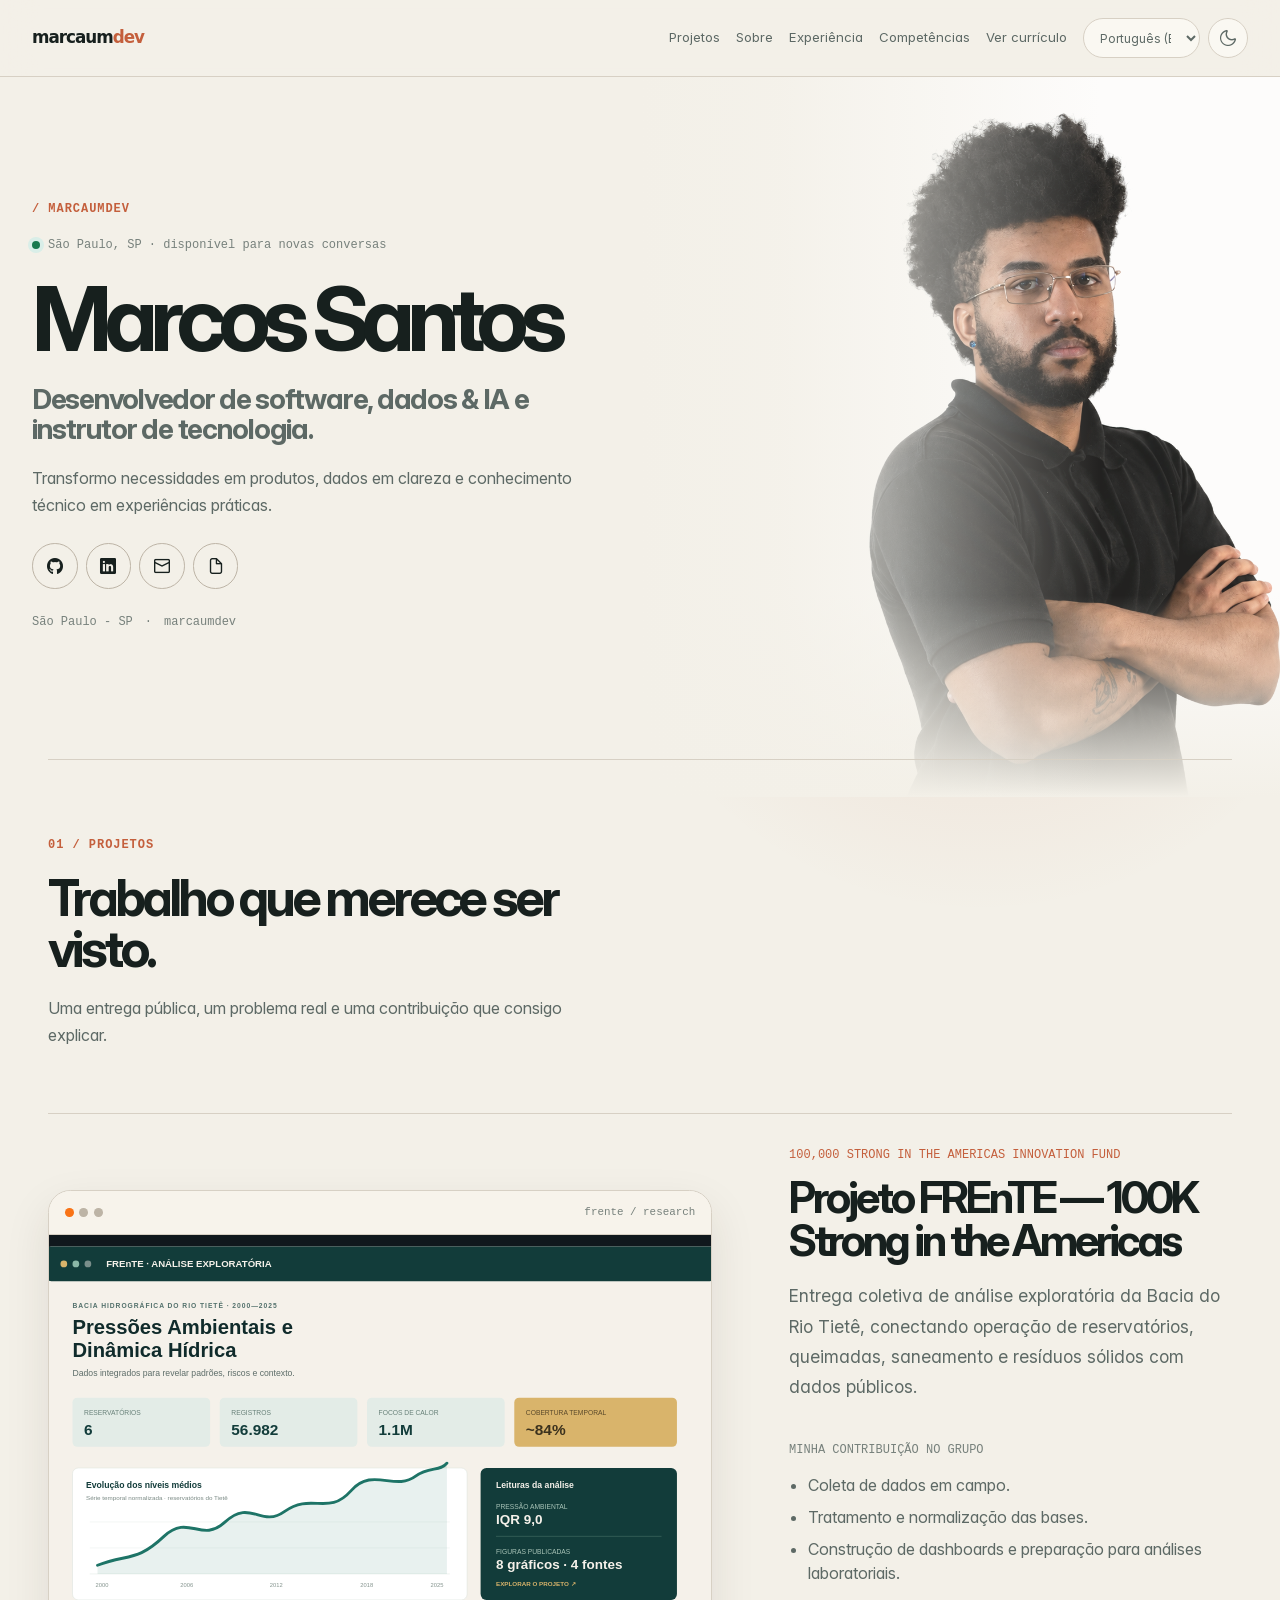
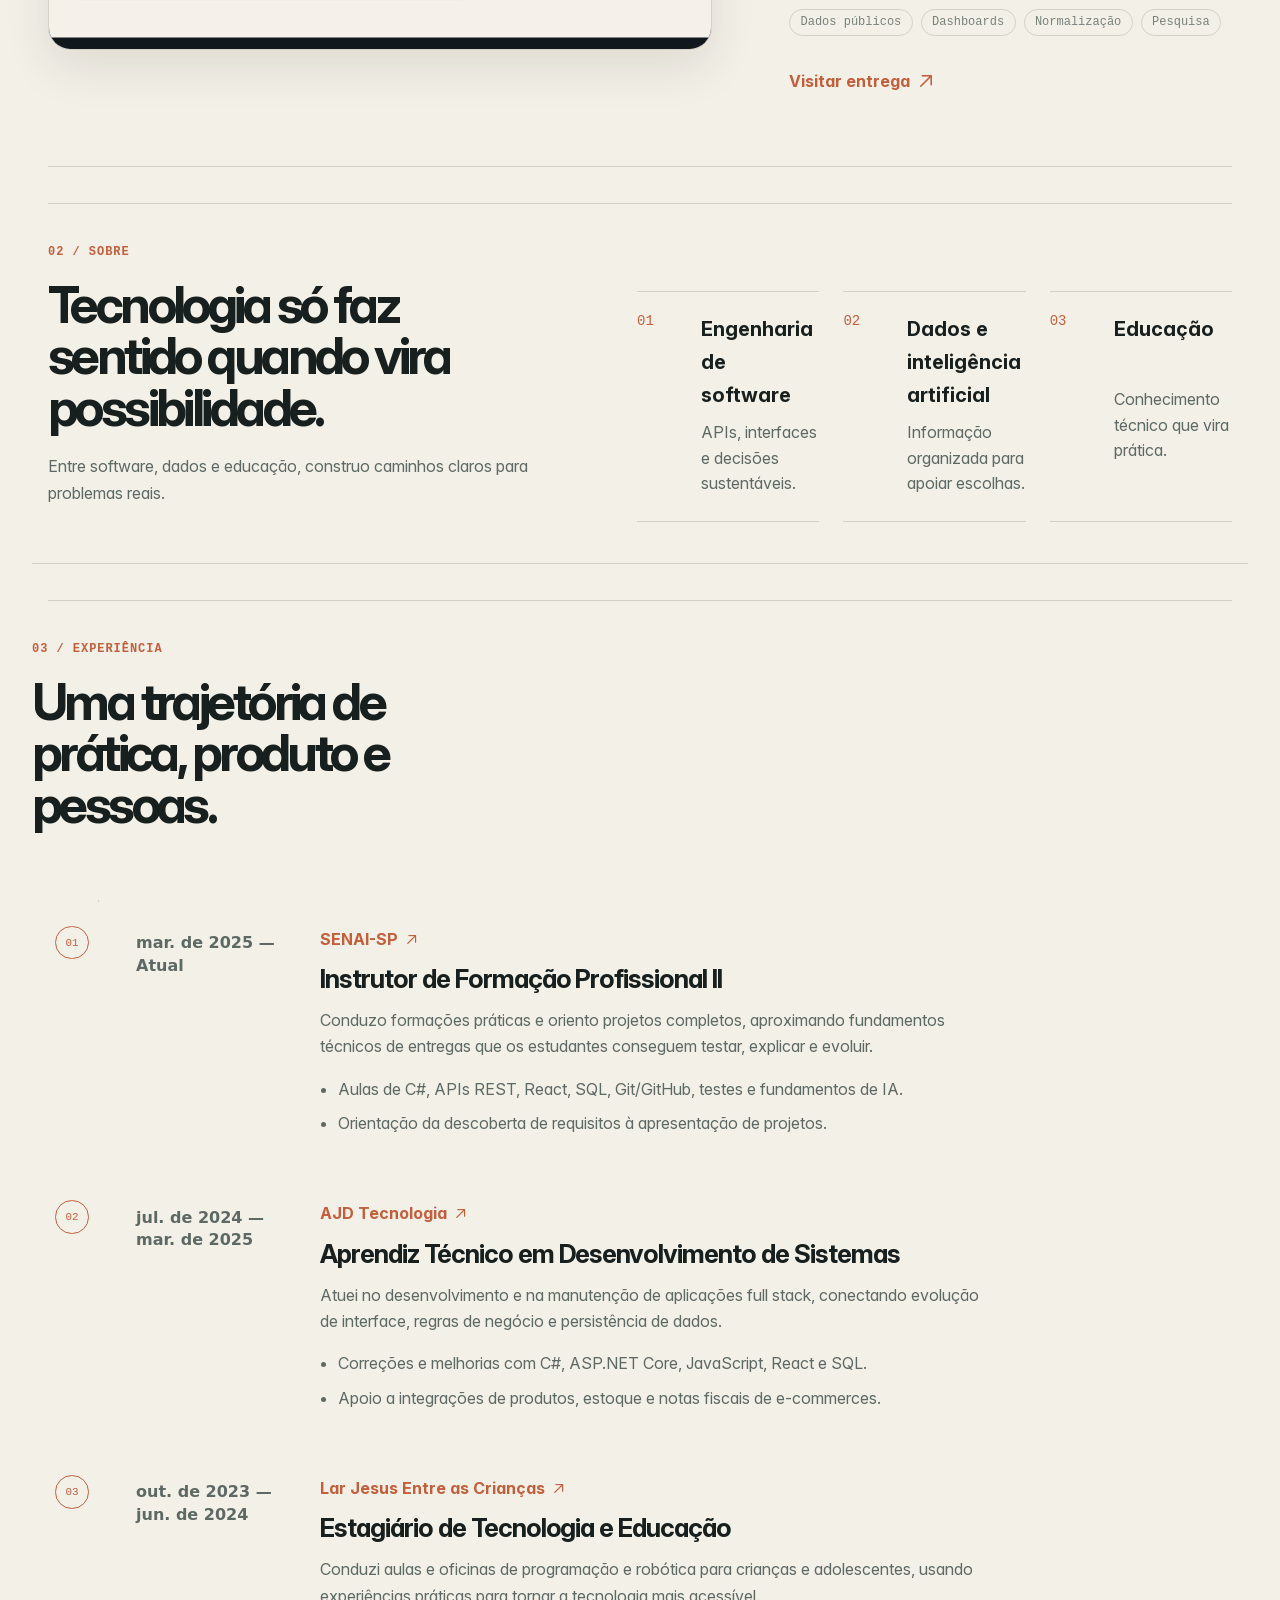
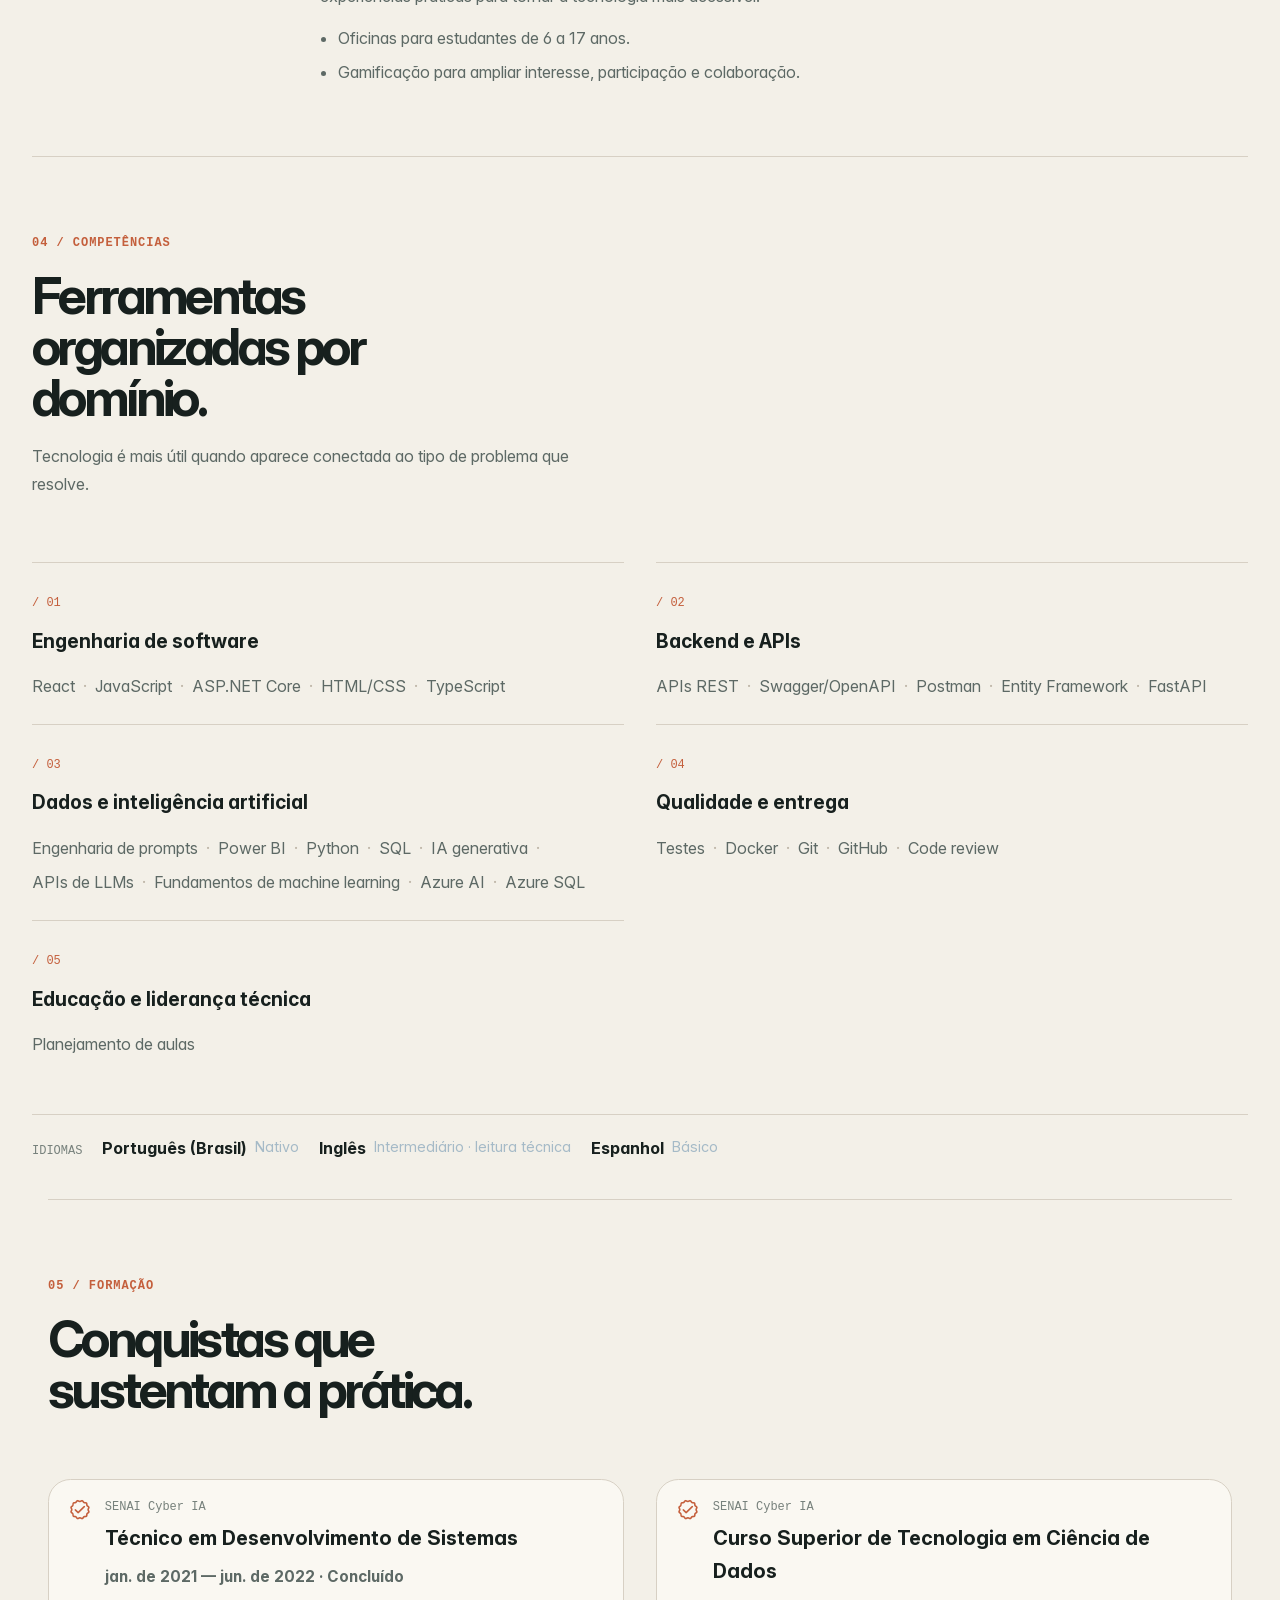
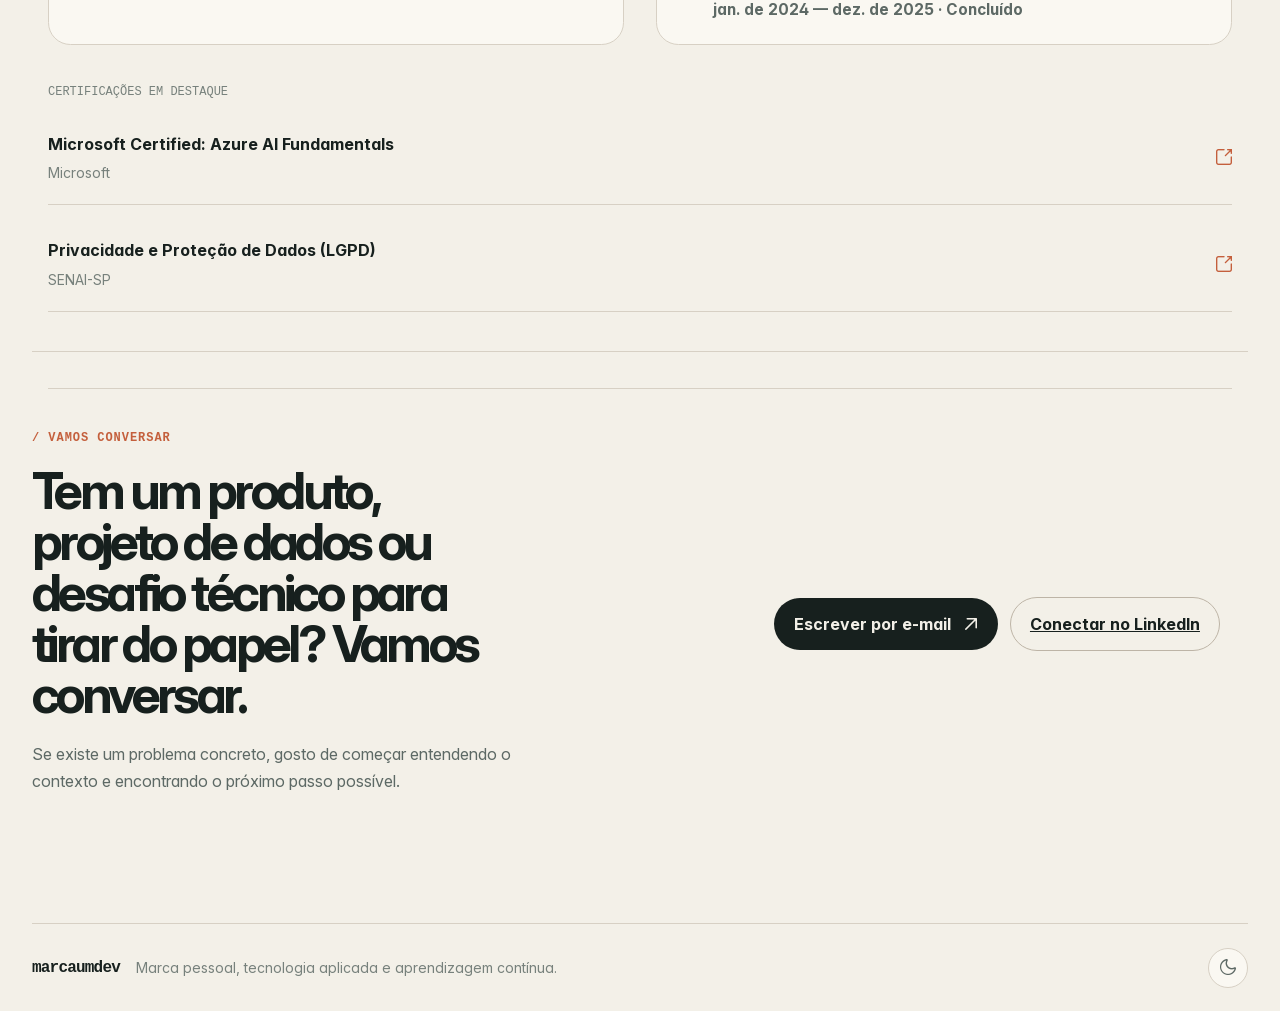
<file: index.html>
<!doctype html>
<html lang="pt-BR">
  <head>
    <meta charset="UTF-8" />
    <meta name="viewport" content="width=device-width, initial-scale=1.0" />
    <meta name="theme-color" content="#0b1220" />
    <meta
      name="description"
      content="Portfólio de Marcos Vinícius — desenvolvimento de software, dados, inteligência artificial e educação tecnológica."
    />
    <meta property="og:type" content="website" />
    <link rel="icon" href="/favicon.svg" type="image/svg+xml" />
    <meta property="og:title" content="Marcos Vinícius — Software, Dados & Educação" />
    <meta
      property="og:description"
      content="Projetos e experiências em desenvolvimento de software, dados, IA e educação tecnológica."
    />
    <meta name="twitter:card" content="summary" />
    <title>marcaumdev</title>
    <script>
      (() => {
        const params = new URLSearchParams(window.location.search);
        const route = params.get("gh-pages-route");

        if (route?.startsWith("/")) {
          window.history.replaceState(null, "", route);
        }
      })();
    </script>
    <script type="module" crossorigin src="/assets/index-DnrG6YSa.js"></script>
    <link rel="stylesheet" crossorigin href="/assets/index-Dypa3k5e.css">
  </head>
  <body>
    <div id="root"></div>
  </body>
</html>
</file>
<file: assets/index-Dypa3k5e.css>
@font-face{font-family:primeicons;font-display:block;src:url(/assets/primeicons-DMOk5skT.eot);src:url(/assets/primeicons-DMOk5skT.eot?#iefix)format("embedded-opentype"),url(/assets/primeicons-C6QP2o4f.woff2)format("woff2"),url(/assets/primeicons-WjwUDZjB.woff)format("woff"),url(/assets/primeicons-MpK4pl85.ttf)format("truetype"),url(/assets/primeicons-Dr5RGzOO.svg?#primeicons)format("svg");font-weight:400;font-style:normal}.pi{speak:none;font-variant:normal;text-transform:none;-webkit-font-smoothing:antialiased;-moz-osx-font-smoothing:grayscale;font-family:primeicons;font-style:normal;font-weight:400;line-height:1;display:inline-block}.pi:before{--webkit-backface-visibility:hidden;backface-visibility:hidden}.pi-fw{text-align:center;width:1.28571em}.pi-spin{animation:2s linear infinite fa-spin}@media (prefers-reduced-motion:reduce){.pi-spin{transition-duration:0s;transition-delay:0s;animation-duration:1ms;animation-iteration-count:1;animation-delay:-1ms}}@keyframes fa-spin{0%{transform:rotate(0)}to{transform:rotate(359deg)}}.pi-folder-plus:before{content:""}.pi-receipt:before{content:""}.pi-asterisk:before{content:""}.pi-face-smile:before{content:""}.pi-pinterest:before{content:""}.pi-expand:before{content:""}.pi-pen-to-square:before{content:""}.pi-wave-pulse:before{content:""}.pi-turkish-lira:before{content:""}.pi-spinner-dotted:before{content:""}.pi-crown:before{content:""}.pi-pause-circle:before{content:""}.pi-warehouse:before{content:""}.pi-objects-column:before{content:""}.pi-clipboard:before{content:""}.pi-play-circle:before{content:""}.pi-venus:before{content:""}.pi-cart-minus:before{content:""}.pi-file-plus:before{content:""}.pi-microchip:before{content:""}.pi-twitch:before{content:""}.pi-building-columns:before{content:""}.pi-file-check:before{content:""}.pi-microchip-ai:before{content:""}.pi-trophy:before{content:""}.pi-barcode:before{content:""}.pi-file-arrow-up:before{content:""}.pi-mars:before{content:""}.pi-tiktok:before{content:""}.pi-arrow-up-right-and-arrow-down-left-from-center:before{content:""}.pi-ethereum:before{content:""}.pi-list-check:before{content:""}.pi-thumbtack:before{content:""}.pi-arrow-down-left-and-arrow-up-right-to-center:before{content:""}.pi-equals:before{content:""}.pi-lightbulb:before{content:""}.pi-star-half:before{content:""}.pi-address-book:before{content:""}.pi-chart-scatter:before{content:""}.pi-indian-rupee:before{content:""}.pi-star-half-fill:before{content:""}.pi-cart-arrow-down:before{content:""}.pi-calendar-clock:before{content:""}.pi-sort-up-fill:before{content:""}.pi-sparkles:before{content:""}.pi-bullseye:before{content:""}.pi-sort-down-fill:before{content:""}.pi-graduation-cap:before{content:""}.pi-hammer:before{content:""}.pi-bell-slash:before{content:""}.pi-gauge:before{content:""}.pi-shop:before{content:""}.pi-headphones:before{content:""}.pi-eraser:before{content:""}.pi-stopwatch:before{content:""}.pi-verified:before{content:""}.pi-delete-left:before{content:""}.pi-hourglass:before{content:""}.pi-truck:before{content:""}.pi-wrench:before{content:""}.pi-microphone:before{content:""}.pi-megaphone:before{content:""}.pi-arrow-right-arrow-left:before{content:""}.pi-bitcoin:before{content:""}.pi-file-edit:before{content:""}.pi-language:before{content:""}.pi-file-export:before{content:""}.pi-file-import:before{content:""}.pi-file-word:before{content:""}.pi-gift:before{content:""}.pi-cart-plus:before{content:""}.pi-thumbs-down-fill:before{content:""}.pi-thumbs-up-fill:before{content:""}.pi-arrows-alt:before{content:""}.pi-calculator:before{content:""}.pi-sort-alt-slash:before{content:""}.pi-arrows-h:before{content:""}.pi-arrows-v:before{content:""}.pi-pound:before{content:""}.pi-prime:before{content:""}.pi-chart-pie:before{content:""}.pi-reddit:before{content:""}.pi-code:before{content:""}.pi-sync:before{content:""}.pi-shopping-bag:before{content:""}.pi-server:before{content:""}.pi-database:before{content:""}.pi-hashtag:before{content:""}.pi-bookmark-fill:before{content:""}.pi-filter-fill:before{content:""}.pi-heart-fill:before{content:""}.pi-flag-fill:before{content:""}.pi-circle:before{content:""}.pi-circle-fill:before{content:""}.pi-bolt:before{content:""}.pi-history:before{content:""}.pi-box:before{content:""}.pi-at:before{content:""}.pi-arrow-up-right:before{content:""}.pi-arrow-up-left:before{content:""}.pi-arrow-down-left:before{content:""}.pi-arrow-down-right:before{content:""}.pi-telegram:before{content:""}.pi-stop-circle:before{content:""}.pi-stop:before{content:""}.pi-whatsapp:before{content:""}.pi-building:before{content:""}.pi-qrcode:before{content:""}.pi-car:before{content:""}.pi-instagram:before{content:""}.pi-linkedin:before{content:""}.pi-send:before{content:""}.pi-slack:before{content:""}.pi-sun:before{content:""}.pi-moon:before{content:""}.pi-vimeo:before{content:""}.pi-youtube:before{content:""}.pi-flag:before{content:""}.pi-wallet:before{content:""}.pi-map:before{content:""}.pi-link:before{content:""}.pi-credit-card:before{content:""}.pi-discord:before{content:""}.pi-percentage:before{content:""}.pi-euro:before{content:""}.pi-book:before{content:""}.pi-shield:before{content:""}.pi-paypal:before{content:""}.pi-amazon:before{content:""}.pi-phone:before{content:""}.pi-filter-slash:before{content:""}.pi-facebook:before{content:""}.pi-github:before{content:""}.pi-twitter:before{content:""}.pi-step-backward-alt:before{content:""}.pi-step-forward-alt:before{content:""}.pi-forward:before{content:""}.pi-backward:before{content:""}.pi-fast-backward:before{content:""}.pi-fast-forward:before{content:""}.pi-pause:before{content:""}.pi-play:before{content:""}.pi-compass:before{content:""}.pi-id-card:before{content:""}.pi-ticket:before{content:""}.pi-file-o:before{content:""}.pi-reply:before{content:""}.pi-directions-alt:before{content:""}.pi-directions:before{content:""}.pi-thumbs-up:before{content:""}.pi-thumbs-down:before{content:""}.pi-sort-numeric-down-alt:before{content:""}.pi-sort-numeric-up-alt:before{content:""}.pi-sort-alpha-down-alt:before{content:""}.pi-sort-alpha-up-alt:before{content:""}.pi-sort-numeric-down:before{content:""}.pi-sort-numeric-up:before{content:""}.pi-sort-alpha-down:before{content:""}.pi-sort-alpha-up:before{content:""}.pi-sort-alt:before{content:""}.pi-sort-amount-up:before{content:""}.pi-sort-amount-down:before{content:""}.pi-sort-amount-down-alt:before{content:""}.pi-sort-amount-up-alt:before{content:""}.pi-palette:before{content:""}.pi-undo:before{content:""}.pi-desktop:before{content:""}.pi-sliders-v:before{content:""}.pi-sliders-h:before{content:""}.pi-search-plus:before{content:""}.pi-search-minus:before{content:""}.pi-file-excel:before{content:""}.pi-file-pdf:before{content:""}.pi-check-square:before{content:""}.pi-chart-line:before{content:""}.pi-user-edit:before{content:""}.pi-exclamation-circle:before{content:""}.pi-android:before{content:""}.pi-google:before{content:""}.pi-apple:before{content:""}.pi-microsoft:before{content:""}.pi-heart:before{content:""}.pi-mobile:before{content:""}.pi-tablet:before{content:""}.pi-key:before{content:""}.pi-shopping-cart:before{content:""}.pi-comments:before{content:""}.pi-comment:before{content:""}.pi-briefcase:before{content:""}.pi-bell:before{content:""}.pi-paperclip:before{content:""}.pi-share-alt:before{content:""}.pi-envelope:before{content:""}.pi-volume-down:before{content:""}.pi-volume-up:before{content:""}.pi-volume-off:before{content:""}.pi-eject:before{content:""}.pi-money-bill:before{content:""}.pi-images:before{content:""}.pi-image:before{content:""}.pi-sign-in:before{content:""}.pi-sign-out:before{content:""}.pi-wifi:before{content:""}.pi-sitemap:before{content:""}.pi-chart-bar:before{content:""}.pi-camera:before{content:""}.pi-dollar:before{content:""}.pi-lock-open:before{content:""}.pi-table:before{content:""}.pi-map-marker:before{content:""}.pi-list:before{content:""}.pi-eye-slash:before{content:""}.pi-eye:before{content:""}.pi-folder-open:before{content:""}.pi-folder:before{content:""}.pi-video:before{content:""}.pi-inbox:before{content:""}.pi-lock:before{content:""}.pi-unlock:before{content:""}.pi-tags:before{content:""}.pi-tag:before{content:""}.pi-power-off:before{content:""}.pi-save:before{content:""}.pi-question-circle:before{content:""}.pi-question:before{content:""}.pi-copy:before{content:""}.pi-file:before{content:""}.pi-clone:before{content:""}.pi-calendar-times:before{content:""}.pi-calendar-minus:before{content:""}.pi-calendar-plus:before{content:""}.pi-ellipsis-v:before{content:""}.pi-ellipsis-h:before{content:""}.pi-bookmark:before{content:""}.pi-globe:before{content:""}.pi-replay:before{content:""}.pi-filter:before{content:""}.pi-print:before{content:""}.pi-align-right:before{content:""}.pi-align-left:before{content:""}.pi-align-center:before{content:""}.pi-align-justify:before{content:""}.pi-cog:before{content:""}.pi-cloud-download:before{content:""}.pi-cloud-upload:before{content:""}.pi-cloud:before{content:""}.pi-pencil:before{content:""}.pi-users:before{content:""}.pi-clock:before{content:""}.pi-user-minus:before{content:""}.pi-user-plus:before{content:""}.pi-trash:before{content:""}.pi-external-link:before{content:""}.pi-window-maximize:before{content:""}.pi-window-minimize:before{content:""}.pi-refresh:before{content:""}.pi-user:before{content:""}.pi-exclamation-triangle:before{content:""}.pi-calendar:before{content:""}.pi-chevron-circle-left:before{content:""}.pi-chevron-circle-down:before{content:""}.pi-chevron-circle-right:before{content:""}.pi-chevron-circle-up:before{content:""}.pi-angle-double-down:before{content:""}.pi-angle-double-left:before{content:""}.pi-angle-double-right:before{content:""}.pi-angle-double-up:before{content:""}.pi-angle-down:before{content:""}.pi-angle-left:before{content:""}.pi-angle-right:before{content:""}.pi-angle-up:before{content:""}.pi-upload:before{content:""}.pi-download:before{content:""}.pi-ban:before{content:""}.pi-star-fill:before{content:""}.pi-star:before{content:""}.pi-chevron-left:before{content:""}.pi-chevron-right:before{content:""}.pi-chevron-down:before{content:""}.pi-chevron-up:before{content:""}.pi-caret-left:before{content:""}.pi-caret-right:before{content:""}.pi-caret-down:before{content:""}.pi-caret-up:before{content:""}.pi-search:before{content:""}.pi-check:before{content:""}.pi-check-circle:before{content:""}.pi-times:before{content:""}.pi-times-circle:before{content:""}.pi-plus:before{content:""}.pi-plus-circle:before{content:""}.pi-minus:before{content:""}.pi-minus-circle:before{content:""}.pi-circle-on:before{content:""}.pi-circle-off:before{content:""}.pi-sort-down:before{content:""}.pi-sort-up:before{content:""}.pi-sort:before{content:""}.pi-step-backward:before{content:""}.pi-step-forward:before{content:""}.pi-th-large:before{content:""}.pi-arrow-down:before{content:""}.pi-arrow-left:before{content:""}.pi-arrow-right:before{content:""}.pi-arrow-up:before{content:""}.pi-bars:before{content:""}.pi-arrow-circle-down:before{content:""}.pi-arrow-circle-left:before{content:""}.pi-arrow-circle-right:before{content:""}.pi-arrow-circle-up:before{content:""}.pi-info:before{content:""}.pi-info-circle:before{content:""}.pi-home:before{content:""}.pi-spinner:before{content:""}:root{font-feature-settings:"cv02", "cv03", "cv04", "cv11";font-variation-settings:normal;--font-family:"Inter var", sans-serif;--font-feature-settings:"cv02", "cv03", "cv04", "cv11";--surface-a:#fff;--surface-b:#f9fafb;--surface-c:#f3f4f6;--surface-d:#e5e7eb;--surface-e:#fff;--surface-f:#fff;--text-color:#4b5563;--text-color-secondary:#6b7280;--primary-color:#06b6d4;--primary-color-text:#fff;--surface-0:#fff;--surface-50:#f9fafb;--surface-100:#f3f4f6;--surface-200:#e5e7eb;--surface-300:#d1d5db;--surface-400:#9ca3af;--surface-500:#6b7280;--surface-600:#4b5563;--surface-700:#374151;--surface-800:#1f2937;--surface-900:#111827;--gray-50:#f9fafb;--gray-100:#f3f4f6;--gray-200:#e5e7eb;--gray-300:#d1d5db;--gray-400:#9ca3af;--gray-500:#6b7280;--gray-600:#4b5563;--gray-700:#374151;--gray-800:#1f2937;--gray-900:#111827;--content-padding:1.25rem;--inline-spacing:.5rem;--border-radius:6px;--surface-ground:#f9fafb;--surface-section:#fff;--surface-card:#fff;--surface-overlay:#fff;--surface-border:#dfe7ef;--surface-hover:#f6f9fc;--focus-ring:0 0 0 .2rem #a5f3fc;--maskbg:#0006;--highlight-bg:#ecfeff;--highlight-text-color:#0e7490;--lightningcss-light:initial;--lightningcss-dark: ;color-scheme:light;font-family:Inter var,sans-serif}@font-face{font-family:Inter var;font-weight:100 900;font-display:swap;font-style:normal;font-named-instance:"Regular";src:url(/assets/InterVariable-CWi-zmRD.woff2)format("woff2")}@font-face{font-family:Inter var;font-weight:100 900;font-display:swap;font-style:italic;font-named-instance:"Italic";src:url(/assets/InterVariable-Italic-d6KXgdvN.woff2)format("woff2")}:root{--blue-50:#f5f9ff;--blue-100:#d0e1fd;--blue-200:#abc9fb;--blue-300:#85b2f9;--blue-400:#609af8;--blue-500:#3b82f6;--blue-600:#326fd1;--blue-700:#295bac;--blue-800:#204887;--blue-900:#183462;--green-50:#f4fcf7;--green-100:#caf1d8;--green-200:#a0e6ba;--green-300:#76db9b;--green-400:#4cd07d;--green-500:#22c55e;--green-600:#1da750;--green-700:#188a42;--green-800:#136c34;--green-900:#0e4f26;--yellow-50:#fefbf3;--yellow-100:#faedc4;--yellow-200:#f6de95;--yellow-300:#f2d066;--yellow-400:#eec137;--yellow-500:#eab308;--yellow-600:#c79807;--yellow-700:#a47d06;--yellow-800:#816204;--yellow-900:#5e4803;--cyan-50:#f3fbfd;--cyan-100:#c3edf5;--cyan-200:#94e0ed;--cyan-300:#65d2e4;--cyan-400:#35c4dc;--cyan-500:#06b6d4;--cyan-600:#059bb4;--cyan-700:#047f94;--cyan-800:#036475;--cyan-900:#024955;--pink-50:#fef6fa;--pink-100:#fad3e7;--pink-200:#f7b0d3;--pink-300:#f38ec0;--pink-400:#f06bac;--pink-500:#ec4899;--pink-600:#c93d82;--pink-700:#a5326b;--pink-800:#822854;--pink-900:#5e1d3d;--indigo-50:#f7f7fe;--indigo-100:#dadafc;--indigo-200:#bcbdf9;--indigo-300:#9ea0f6;--indigo-400:#8183f4;--indigo-500:#6366f1;--indigo-600:#5457cd;--indigo-700:#4547a9;--indigo-800:#363885;--indigo-900:#282960;--teal-50:#f3fbfb;--teal-100:#c7eeea;--teal-200:#9ae0d9;--teal-300:#6dd3c8;--teal-400:#41c5b7;--teal-500:#14b8a6;--teal-600:#119c8d;--teal-700:#0e8174;--teal-800:#0b655b;--teal-900:#084a42;--orange-50:#fff8f3;--orange-100:#feddc7;--orange-200:#fcc39b;--orange-300:#fba86f;--orange-400:#fa8e42;--orange-500:#f97316;--orange-600:#d46213;--orange-700:#ae510f;--orange-800:#893f0c;--orange-900:#642e09;--bluegray-50:#f7f8f9;--bluegray-100:#dadee3;--bluegray-200:#bcc3cd;--bluegray-300:#9fa9b7;--bluegray-400:#818ea1;--bluegray-500:#64748b;--bluegray-600:#556376;--bluegray-700:#465161;--bluegray-800:#37404c;--bluegray-900:#282e38;--purple-50:#fbf7ff;--purple-100:#ead6fd;--purple-200:#dab6fc;--purple-300:#c996fa;--purple-400:#b975f9;--purple-500:#a855f7;--purple-600:#8f48d2;--purple-700:#763cad;--purple-800:#5c2f88;--purple-900:#432263;--red-50:#fff5f5;--red-100:#ffd0ce;--red-200:#ffaca7;--red-300:#ff8780;--red-400:#ff6259;--red-500:#ff3d32;--red-600:#d9342b;--red-700:#b32b23;--red-800:#8c221c;--red-900:#661814;--primary-50:#f3fbfd;--primary-100:#c3edf5;--primary-200:#94e0ed;--primary-300:#65d2e4;--primary-400:#35c4dc;--primary-500:#06b6d4;--primary-600:#059bb4;--primary-700:#047f94;--primary-800:#036475;--primary-900:#024955}.p-editor-container .p-editor-toolbar{background:#f9fafb;border-top-left-radius:6px;border-top-right-radius:6px}.p-editor-container .p-editor-toolbar.ql-snow{border:1px solid #e5e7eb}.p-editor-container .p-editor-toolbar.ql-snow .ql-stroke{stroke:#6b7280}.p-editor-container .p-editor-toolbar.ql-snow .ql-fill{fill:#6b7280}.p-editor-container .p-editor-toolbar.ql-snow .ql-picker .ql-picker-label{color:#6b7280;border:0}.p-editor-container .p-editor-toolbar.ql-snow .ql-picker .ql-picker-label:hover{color:#4b5563}.p-editor-container .p-editor-toolbar.ql-snow .ql-picker .ql-picker-label:hover .ql-stroke{stroke:#4b5563}.p-editor-container .p-editor-toolbar.ql-snow .ql-picker .ql-picker-label:hover .ql-fill{fill:#4b5563}.p-editor-container .p-editor-toolbar.ql-snow .ql-picker.ql-expanded .ql-picker-label{color:#4b5563}.p-editor-container .p-editor-toolbar.ql-snow .ql-picker.ql-expanded .ql-picker-label .ql-stroke{stroke:#4b5563}.p-editor-container .p-editor-toolbar.ql-snow .ql-picker.ql-expanded .ql-picker-label .ql-fill{fill:#4b5563}.p-editor-container .p-editor-toolbar.ql-snow .ql-picker.ql-expanded .ql-picker-options{background:#fff;border:0;border-radius:6px;padding:.75rem 0;box-shadow:0 2px 12px #0000001a}.p-editor-container .p-editor-toolbar.ql-snow .ql-picker.ql-expanded .ql-picker-options .ql-picker-item{color:#4b5563}.p-editor-container .p-editor-toolbar.ql-snow .ql-picker.ql-expanded .ql-picker-options .ql-picker-item:hover{color:#4b5563;background:#f3f4f6}.p-editor-container .p-editor-toolbar.ql-snow .ql-picker.ql-expanded:not(.ql-icon-picker) .ql-picker-item{padding:.75rem 1.25rem}.p-editor-container .p-editor-content{border-bottom-right-radius:6px;border-bottom-left-radius:6px}.p-editor-container .p-editor-content.ql-snow{border:1px solid #e5e7eb}.p-editor-container .p-editor-content .ql-editor{color:#4b5563;background:#fff;border-bottom-right-radius:6px;border-bottom-left-radius:6px}.p-editor-container .ql-snow.ql-toolbar button:hover,.p-editor-container .ql-snow.ql-toolbar button:focus{color:#4b5563}.p-editor-container .ql-snow.ql-toolbar button:hover .ql-stroke,.p-editor-container .ql-snow.ql-toolbar button:focus .ql-stroke{stroke:#4b5563}.p-editor-container .ql-snow.ql-toolbar button:hover .ql-fill,.p-editor-container .ql-snow.ql-toolbar button:focus .ql-fill{fill:#4b5563}.p-editor-container .ql-snow.ql-toolbar button.ql-active,.p-editor-container .ql-snow.ql-toolbar .ql-picker-label.ql-active,.p-editor-container .ql-snow.ql-toolbar .ql-picker-item.ql-selected{color:#06b6d4}.p-editor-container .ql-snow.ql-toolbar button.ql-active .ql-stroke,.p-editor-container .ql-snow.ql-toolbar .ql-picker-label.ql-active .ql-stroke,.p-editor-container .ql-snow.ql-toolbar .ql-picker-item.ql-selected .ql-stroke{stroke:#06b6d4}.p-editor-container .ql-snow.ql-toolbar button.ql-active .ql-fill,.p-editor-container .ql-snow.ql-toolbar .ql-picker-label.ql-active .ql-fill,.p-editor-container .ql-snow.ql-toolbar .ql-picker-item.ql-selected .ql-fill{fill:#06b6d4}.p-editor-container .ql-snow.ql-toolbar button.ql-active .ql-picker-label,.p-editor-container .ql-snow.ql-toolbar .ql-picker-label.ql-active .ql-picker-label,.p-editor-container .ql-snow.ql-toolbar .ql-picker-item.ql-selected .ql-picker-label{color:#06b6d4}@layer primereact{*{box-sizing:border-box}.p-component{font-family:var(--font-family);font-feature-settings:var(--font-feature-settings,normal);font-size:1rem;font-weight:400}.p-component-overlay{background-color:#0006;transition-duration:.2s}.p-disabled,.p-component:disabled{opacity:.6}.p-error{color:#e24c4c}.p-text-secondary{color:#6b7280}.pi{font-size:1rem}.p-icon{width:1rem;height:1rem}.p-link{font-family:var(--font-family);font-feature-settings:var(--font-feature-settings,normal);border-radius:6px;font-size:1rem}.p-link:focus-visible{outline-offset:0;outline:0;box-shadow:0 0 0 .2rem #a5f3fc}.p-component-overlay-enter{animation:.15s forwards p-component-overlay-enter-animation}.p-component-overlay-leave{animation:.15s forwards p-component-overlay-leave-animation}@keyframes p-component-overlay-enter-animation{0%{background-color:#0000}to{background-color:var(--maskbg)}}@keyframes p-component-overlay-leave-animation{0%{background-color:var(--maskbg)}to{background-color:#0000}}.p-autocomplete .p-autocomplete-loader{right:.75rem}.p-autocomplete.p-autocomplete-dd .p-autocomplete-loader{right:3.75rem}.p-autocomplete .p-autocomplete-multiple-container{gap:.5rem;padding:.375rem .75rem}.p-autocomplete .p-autocomplete-multiple-container:not(.p-disabled):hover{border-color:#06b6d4}.p-autocomplete .p-autocomplete-multiple-container:not(.p-disabled).p-focus{outline-offset:0;border-color:#06b6d4;outline:0;box-shadow:0 0 0 .2rem #a5f3fc}.p-autocomplete .p-autocomplete-multiple-container .p-autocomplete-input-token{padding:.375rem 0}.p-autocomplete .p-autocomplete-multiple-container .p-autocomplete-input-token input{font-family:var(--font-family);font-feature-settings:var(--font-feature-settings,normal);color:#4b5563;margin:0;padding:0;font-size:1rem}.p-autocomplete .p-autocomplete-multiple-container .p-autocomplete-token{color:#0e7490;background:#ecfeff;border-radius:6px;margin-right:.5rem;padding:.375rem .75rem}.p-autocomplete .p-autocomplete-multiple-container .p-autocomplete-token .p-autocomplete-token-icon{margin-left:.5rem}.p-autocomplete.p-invalid.p-component>.p-inputtext{border-color:#e24c4c}.p-autocomplete-panel{color:#4b5563;background:#fff;border:0;border-radius:6px;box-shadow:0 2px 12px #0000001a}.p-autocomplete-panel .p-autocomplete-items{padding:.75rem 0}.p-autocomplete-panel .p-autocomplete-items .p-autocomplete-item{color:#4b5563;background:0 0;border:0;border-radius:0;margin:0;padding:.75rem 1.25rem;transition:box-shadow .2s}.p-autocomplete-panel .p-autocomplete-items .p-autocomplete-item:hover{color:#4b5563;background:#f3f4f6}.p-autocomplete-panel .p-autocomplete-items .p-autocomplete-item.p-highlight{color:#0e7490;background:#ecfeff}.p-autocomplete-panel .p-autocomplete-items .p-autocomplete-item-group{color:#374151;background:#fff;margin:0;padding:.75rem 1.25rem;font-weight:700}.p-calendar.p-invalid.p-component>.p-inputtext{border-color:#e24c4c}.p-calendar:not(.p-calendar-disabled).p-focus>.p-inputtext{outline-offset:0;border-color:#06b6d4;outline:0;box-shadow:0 0 0 .2rem #a5f3fc}.p-datepicker{color:#4b5563;background:#fff;border:1px solid #d1d5db;border-radius:6px;padding:.5rem}.p-datepicker:not(.p-datepicker-inline){background:#fff;border:0;box-shadow:0 2px 12px #0000001a}.p-datepicker:not(.p-datepicker-inline) .p-datepicker-header{background:#fff}.p-datepicker .p-datepicker-header{color:#4b5563;background:#fff;border-bottom:1px solid #e5e7eb;border-top-left-radius:6px;border-top-right-radius:6px;margin:0;padding:.5rem;font-weight:600}.p-datepicker .p-datepicker-header .p-datepicker-prev,.p-datepicker .p-datepicker-header .p-datepicker-next{color:#6b7280;background:0 0;border:0;border-radius:50%;width:2rem;height:2rem;transition:background-color .2s,color .2s,box-shadow .2s}.p-datepicker .p-datepicker-header .p-datepicker-prev:enabled:hover,.p-datepicker .p-datepicker-header .p-datepicker-next:enabled:hover{color:#374151;background:#f3f4f6;border-color:#0000}.p-datepicker .p-datepicker-header .p-datepicker-prev:focus-visible,.p-datepicker .p-datepicker-header .p-datepicker-next:focus-visible{outline-offset:0;outline:0;box-shadow:0 0 0 .2rem #a5f3fc}.p-datepicker .p-datepicker-header .p-datepicker-title{line-height:2rem}.p-datepicker .p-datepicker-header .p-datepicker-title .p-datepicker-year,.p-datepicker .p-datepicker-header .p-datepicker-title .p-datepicker-month{color:#4b5563;padding:.5rem;font-weight:600;transition:background-color .2s,color .2s,box-shadow .2s}.p-datepicker .p-datepicker-header .p-datepicker-title .p-datepicker-year:enabled:hover,.p-datepicker .p-datepicker-header .p-datepicker-title .p-datepicker-month:enabled:hover{color:#06b6d4}.p-datepicker .p-datepicker-header .p-datepicker-title .p-datepicker-month{margin-right:.5rem}.p-datepicker table{margin:.5rem 0;font-size:1rem}.p-datepicker table th{padding:.5rem}.p-datepicker table th>span{width:2.5rem;height:2.5rem}.p-datepicker table td{padding:.5rem}.p-datepicker table td>span{border:1px solid #0000;border-radius:50%;width:2.5rem;height:2.5rem;transition:box-shadow .2s}.p-datepicker table td>span.p-highlight{color:#0e7490;background:#ecfeff}.p-datepicker table td>span:focus{outline-offset:0;outline:0;box-shadow:0 0 0 .2rem #a5f3fc}.p-datepicker table td.p-datepicker-today>span{color:#4b5563;background:#d1d5db;border-color:#0000}.p-datepicker table td.p-datepicker-today>span.p-highlight{color:#0e7490;background:#ecfeff}.p-datepicker .p-datepicker-buttonbar{border-top:1px solid #e5e7eb;padding:1rem 0}.p-datepicker .p-datepicker-buttonbar .p-button{width:auto}.p-datepicker .p-timepicker{border-top:1px solid #e5e7eb;padding:.5rem}.p-datepicker .p-timepicker button{color:#6b7280;background:0 0;border:0;border-radius:50%;width:2rem;height:2rem;transition:background-color .2s,color .2s,box-shadow .2s}.p-datepicker .p-timepicker button:enabled:hover{color:#374151;background:#f3f4f6;border-color:#0000}.p-datepicker .p-timepicker button:focus-visible{outline-offset:0;outline:0;box-shadow:0 0 0 .2rem #a5f3fc}.p-datepicker .p-timepicker button:last-child{margin-top:.2em}.p-datepicker .p-timepicker span{font-size:1.25rem}.p-datepicker .p-timepicker>div{padding:0 .5rem}.p-datepicker.p-datepicker-timeonly .p-timepicker{border-top:0}.p-datepicker .p-monthpicker{margin:.5rem 0}.p-datepicker .p-monthpicker .p-monthpicker-month{border-radius:6px;padding:.5rem;transition:box-shadow .2s}.p-datepicker .p-monthpicker .p-monthpicker-month.p-highlight{color:#0e7490;background:#ecfeff}.p-datepicker .p-yearpicker{margin:.5rem 0}.p-datepicker .p-yearpicker .p-yearpicker-year{border-radius:6px;padding:.5rem;transition:box-shadow .2s}.p-datepicker .p-yearpicker .p-yearpicker-year.p-highlight{color:#0e7490;background:#ecfeff}.p-datepicker.p-datepicker-multiple-month .p-datepicker-group{border-left:1px solid #e5e7eb;padding:0 .5rem}.p-datepicker.p-datepicker-multiple-month .p-datepicker-group:first-child{border-left:0;padding-left:0}.p-datepicker.p-datepicker-multiple-month .p-datepicker-group:last-child{padding-right:0}.p-datepicker:not(.p-disabled) table td span:not(.p-highlight):not(.p-disabled):hover{background:#f3f4f6}.p-datepicker:not(.p-disabled) table td span:not(.p-highlight):not(.p-disabled):focus{outline-offset:0;outline:0;box-shadow:0 0 0 .2rem #a5f3fc}.p-datepicker:not(.p-disabled) .p-monthpicker .p-monthpicker-month:not(.p-disabled):not(.p-highlight):hover{background:#f3f4f6}.p-datepicker:not(.p-disabled) .p-monthpicker .p-monthpicker-month:not(.p-disabled):focus{outline-offset:0;outline:0;box-shadow:0 0 0 .2rem #a5f3fc}.p-datepicker:not(.p-disabled) .p-yearpicker .p-yearpicker-year:not(.p-disabled):not(.p-highlight):hover{background:#f3f4f6}.p-datepicker:not(.p-disabled) .p-yearpicker .p-yearpicker-year:not(.p-disabled):focus{outline-offset:0;outline:0;box-shadow:0 0 0 .2rem #a5f3fc}@media screen and (width<=769px){.p-datepicker table th,.p-datepicker table td{padding:0}}.p-cascadeselect{background:#fff;border:1px solid #d1d5db;border-radius:6px;outline-color:#0000;transition:background-color .2s,color .2s,border-color .2s,box-shadow .2s}.p-cascadeselect:not(.p-disabled):hover{border-color:#06b6d4}.p-cascadeselect:not(.p-disabled).p-focus{outline-offset:0;border-color:#06b6d4;outline:0;box-shadow:0 0 0 .2rem #a5f3fc}.p-cascadeselect.p-variant-filled,.p-cascadeselect.p-variant-filled:enabled:hover{background-color:#f3f4f6}.p-cascadeselect.p-variant-filled:enabled:focus{background-color:#fff}.p-cascadeselect .p-cascadeselect-label{background:0 0;border:0;padding:.75rem}.p-cascadeselect .p-cascadeselect-label.p-placeholder{color:#6b7280}.p-cascadeselect .p-cascadeselect-label:enabled:focus{box-shadow:none;outline:0}.p-cascadeselect .p-cascadeselect-trigger{color:#6b7280;background:0 0;border-top-right-radius:6px;border-bottom-right-radius:6px;width:3rem}.p-cascadeselect.p-invalid.p-component{border-color:#e24c4c}.p-cascadeselect-panel{color:#4b5563;background:#fff;border:0;border-radius:6px;box-shadow:0 2px 12px #0000001a}.p-cascadeselect-panel .p-cascadeselect-items{padding:.75rem 0}.p-cascadeselect-panel .p-cascadeselect-items .p-cascadeselect-item{color:#4b5563;background:0 0;border:0;border-radius:0;margin:0;transition:box-shadow .2s}.p-cascadeselect-panel .p-cascadeselect-items .p-cascadeselect-item:first-child{margin-top:0}.p-cascadeselect-panel .p-cascadeselect-items .p-cascadeselect-item:last-child{margin-bottom:0}.p-cascadeselect-panel .p-cascadeselect-items .p-cascadeselect-item.p-highlight{color:#0e7490;background:#ecfeff}.p-cascadeselect-panel .p-cascadeselect-items .p-cascadeselect-item.p-highlight.p-focus{background:#06b6d43d}.p-cascadeselect-panel .p-cascadeselect-items .p-cascadeselect-item:not(.p-highlight):not(.p-disabled).p-focus{color:#4b5563;background:#f3f4f6}.p-cascadeselect-panel .p-cascadeselect-items .p-cascadeselect-item .p-cascadeselect-item-content{padding:.75rem 1.25rem}.p-cascadeselect-panel .p-cascadeselect-items .p-cascadeselect-item .p-cascadeselect-group-icon{font-size:.875rem}.p-checkbox-input{appearance:none;opacity:0;z-index:1;cursor:pointer;outline:0;width:100%;height:100%;margin:0;padding:0;position:absolute;top:0;left:0}.p-checkbox{width:22px;height:22px}.p-checkbox .p-checkbox-input{border:2px solid #d1d5db;border-radius:6px}.p-checkbox .p-checkbox-box{color:#4b5563;background:#fff;border:2px solid #d1d5db;border-radius:6px;outline-color:#0000;width:22px;height:22px;transition:background-color .2s,color .2s,border-color .2s,box-shadow .2s}.p-checkbox .p-checkbox-box .p-checkbox-icon{color:#fff;font-size:14px;transition-duration:.2s}.p-checkbox .p-checkbox-box .p-checkbox-icon.p-icon{width:14px;height:14px}.p-checkbox.p-highlight .p-checkbox-box{background:#06b6d4;border-color:#06b6d4}.p-checkbox:not(.p-disabled):has(.p-checkbox-input:hover) .p-checkbox-box{border-color:#06b6d4}.p-checkbox:not(.p-disabled):has(.p-checkbox-input:hover).p-highlight .p-checkbox-box{color:#fff;background:#0e7490;border-color:#0e7490}.p-checkbox:not(.p-disabled):has(.p-checkbox-input:focus-visible) .p-checkbox-box{outline-offset:0;border-color:#06b6d4;outline:0;box-shadow:0 0 0 .2rem #a5f3fc}.p-checkbox.p-invalid>.p-checkbox-box{border-color:#e24c4c}.p-checkbox.p-variant-filled .p-checkbox-box{background-color:#f3f4f6}.p-checkbox.p-variant-filled.p-highlight .p-checkbox-box{background:#06b6d4}.p-checkbox.p-variant-filled:not(.p-disabled):has(.p-checkbox-input:hover) .p-checkbox-box{background-color:#f3f4f6}.p-checkbox.p-variant-filled:not(.p-disabled):has(.p-checkbox-input:hover).p-highlight .p-checkbox-box{background:#0e7490}.p-input-filled .p-checkbox .p-checkbox-box{background-color:#f3f4f6}.p-input-filled .p-checkbox.p-highlight .p-checkbox-box{background:#06b6d4}.p-input-filled .p-checkbox:not(.p-disabled):has(.p-checkbox-input:hover) .p-checkbox-box{background-color:#f3f4f6}.p-input-filled .p-checkbox:not(.p-disabled):has(.p-checkbox-input:hover).p-highlight .p-checkbox-box{background:#0e7490}.p-checkbox{-webkit-user-select:none;user-select:none;vertical-align:bottom;display:inline-flex;position:relative}.p-checkbox-input{cursor:pointer}.p-checkbox-box{justify-content:center;align-items:center;display:flex}.p-tristatecheckbox.p-variant-filled .p-checkbox-box{background-color:#f3f4f6}.p-tristatecheckbox.p-variant-filled.p-highlight .p-checkbox-box{background:#06b6d4}.p-tristatecheckbox.p-variant-filled:not(.p-disabled):has(.p-checkbox-input:hover) .p-checkbox-box{background-color:#f3f4f6}.p-tristatecheckbox.p-variant-filled:not(.p-disabled):has(.p-checkbox-input:hover).p-highlight .p-checkbox-box{background:#0e7490}.p-chips{display:inline-flex}.p-chips-multiple-container{cursor:text;flex-wrap:wrap;align-items:center;margin:0;padding:0;list-style-type:none;display:flex;overflow:hidden}.p-chips-token{cursor:default;flex:none;align-items:center;display:inline-flex}.p-chips-input-token{flex:auto;display:inline-flex}.p-chips-token-icon{cursor:pointer}.p-chips-input-token input{box-shadow:none;background-color:#0000;border:0;border-radius:0;outline:0;width:100%;margin:0;padding:0}.p-fluid .p-chips{display:flex}.p-chips:not(.p-disabled):hover .p-chips-multiple-container{border-color:#06b6d4}.p-chips:not(.p-disabled).p-focus .p-chips-multiple-container{outline-offset:0;border-color:#06b6d4;outline:0;box-shadow:0 0 0 .2rem #a5f3fc}.p-chips .p-chips-multiple-container{outline-color:#0000;padding:.375rem .75rem}.p-chips .p-chips-multiple-container .p-chips-token{color:#4b5563;background:#e5e7eb;border-radius:16px;margin-right:.5rem;padding:.375rem .75rem}.p-chips .p-chips-multiple-container .p-chips-token.p-focus{color:#4b5563;background:#e5e7eb}.p-chips .p-chips-multiple-container .p-chips-token .p-chips-token-icon{margin-left:.5rem}.p-chips .p-chips-multiple-container .p-chips-input-token{padding:.375rem 0}.p-chips .p-chips-multiple-container .p-chips-input-token input{font-family:var(--font-family);font-feature-settings:var(--font-feature-settings,normal);color:#4b5563;margin:0;padding:0;font-size:1rem}.p-chips.p-invalid.p-component>.p-inputtext{border-color:#e24c4c}.p-colorpicker-preview{width:2rem;height:2rem}.p-colorpicker-panel{background:#323232;border:1px solid #191919}.p-colorpicker-panel .p-colorpicker-color-handle,.p-colorpicker-panel .p-colorpicker-hue-handle{border-color:#fff}.p-colorpicker-overlay-panel{box-shadow:0 2px 12px #0000001a}.p-dropdown{cursor:pointer;-webkit-user-select:none;user-select:none;display:inline-flex;position:relative}.p-dropdown-clear-icon{margin-top:-.5rem;position:absolute;top:50%}.p-dropdown-trigger{flex-shrink:0;justify-content:center;align-items:center;display:flex}.p-dropdown-label{white-space:nowrap;text-overflow:ellipsis;cursor:pointer;flex:auto;width:1%;display:block;overflow:hidden}.p-dropdown-label-empty{opacity:0;overflow:hidden}input.p-dropdown-label{cursor:default}.p-dropdown .p-dropdown-panel{min-width:100%}.p-dropdown-panel{position:absolute;top:0;left:0}.p-dropdown-items-wrapper{overflow:auto}.p-dropdown-item{cursor:pointer;white-space:nowrap;align-items:center;font-weight:400;display:flex;position:relative;overflow:hidden}.p-dropdown-item-group{cursor:auto}.p-dropdown-items{margin:0;padding:0;list-style-type:none}.p-dropdown-filter{width:100%}.p-dropdown-filter-container{position:relative}.p-dropdown-filter-icon{margin-top:-.5rem;position:absolute;top:50%}.p-fluid .p-dropdown{display:flex}.p-fluid .p-dropdown .p-dropdown-label{width:1%}.p-dropdown{background:#fff;border:1px solid #d1d5db;border-radius:6px;outline-color:#0000;transition:background-color .2s,color .2s,border-color .2s,box-shadow .2s}.p-dropdown:not(.p-disabled):hover{border-color:#06b6d4}.p-dropdown:not(.p-disabled).p-focus{outline-offset:0;border-color:#06b6d4;outline:0;box-shadow:0 0 0 .2rem #a5f3fc}.p-dropdown.p-variant-filled{background:#f3f4f6}.p-dropdown.p-variant-filled:not(.p-disabled):hover{background-color:#f3f4f6}.p-dropdown.p-variant-filled:not(.p-disabled).p-focus{background-color:#fff}.p-dropdown.p-variant-filled:not(.p-disabled).p-focus .p-inputtext{background-color:#0000}.p-dropdown.p-dropdown-clearable .p-dropdown-label{padding-right:1.75rem}.p-dropdown .p-dropdown-label{background:0 0;border:0}.p-dropdown .p-dropdown-label.p-placeholder{color:#6b7280}.p-dropdown .p-dropdown-label:focus,.p-dropdown .p-dropdown-label:enabled:focus{box-shadow:none;outline:0}.p-dropdown .p-dropdown-trigger{color:#6b7280;background:0 0;border-top-right-radius:6px;border-bottom-right-radius:6px;width:3rem}.p-dropdown .p-dropdown-clear-icon{color:#6b7280;right:3rem}.p-dropdown.p-invalid.p-component{border-color:#e24c4c}.p-dropdown-panel{color:#4b5563;background:#fff;border:0;border-radius:6px;box-shadow:0 2px 12px #0000001a}.p-dropdown-panel .p-dropdown-header{color:#374151;background:#f9fafb;border-bottom:1px solid #e5e7eb;border-top-left-radius:6px;border-top-right-radius:6px;margin:0;padding:.75rem 1.25rem}.p-dropdown-panel .p-dropdown-header .p-dropdown-filter{margin-right:-1.75rem;padding-right:1.75rem}.p-dropdown-panel .p-dropdown-header .p-dropdown-filter-icon{color:#6b7280;right:.75rem}.p-dropdown-panel .p-dropdown-items{padding:.75rem 0}.p-dropdown-panel .p-dropdown-items .p-dropdown-item{color:#4b5563;background:0 0;border:0;border-radius:0;margin:0;padding:.75rem 1.25rem;transition:box-shadow .2s}.p-dropdown-panel .p-dropdown-items .p-dropdown-item:first-child{margin-top:0}.p-dropdown-panel .p-dropdown-items .p-dropdown-item:last-child{margin-bottom:0}.p-dropdown-panel .p-dropdown-items .p-dropdown-item.p-highlight{color:#0e7490;background:#ecfeff}.p-dropdown-panel .p-dropdown-items .p-dropdown-item.p-highlight.p-focus{background:#06b6d43d}.p-dropdown-panel .p-dropdown-items .p-dropdown-item:not(.p-highlight):not(.p-disabled).p-focus{color:#4b5563;background:#f3f4f6}.p-dropdown-panel .p-dropdown-items .p-dropdown-item .p-dropdown-check-icon{margin-left:-.5rem;margin-right:.5rem;position:relative}.p-dropdown-panel .p-dropdown-items .p-dropdown-item-group{color:#374151;background:#fff;margin:0;padding:.75rem 1.25rem;font-weight:700}.p-dropdown-panel .p-dropdown-items .p-dropdown-empty-message{color:#4b5563;background:0 0;padding:.75rem 1.25rem}.p-inputgroup-addon{color:#6b7280;background:#f3f4f6;border-top:1px solid #d1d5db;border-bottom:1px solid #d1d5db;border-left:1px solid #d1d5db;min-width:3rem;padding:.75rem}.p-inputgroup-addon:last-child{border-right:1px solid #d1d5db}.p-inputgroup>.p-component,.p-inputgroup>.p-inputwrapper>.p-inputtext,.p-inputgroup>.p-float-label>.p-component{border-radius:0;margin:0}.p-inputgroup>.p-component+.p-inputgroup-addon,.p-inputgroup>.p-inputwrapper>.p-inputtext+.p-inputgroup-addon,.p-inputgroup>.p-float-label>.p-component+.p-inputgroup-addon{border-left:0}.p-inputgroup>.p-component:focus,.p-inputgroup>.p-inputwrapper>.p-inputtext:focus,.p-inputgroup>.p-float-label>.p-component:focus,.p-inputgroup>.p-component:focus~label,.p-inputgroup>.p-inputwrapper>.p-inputtext:focus~label,.p-inputgroup>.p-float-label>.p-component:focus~label{z-index:1}.p-inputgroup-addon:first-child,.p-inputgroup button:first-child,.p-inputgroup input:first-child,.p-inputgroup>.p-inputwrapper:first-child,.p-inputgroup>.p-inputwrapper:first-child>.p-inputtext,.p-inputgroup .p-float-label:first-child input{border-top-left-radius:6px;border-bottom-left-radius:6px}.p-inputgroup-addon:last-child,.p-inputgroup button:last-child,.p-inputgroup input:last-child,.p-inputgroup>.p-inputwrapper:last-child,.p-inputgroup>.p-inputwrapper:last-child>.p-inputtext,.p-inputgroup .p-float-label:last-child input{border-top-right-radius:6px;border-bottom-right-radius:6px}.p-fluid .p-inputgroup .p-button{width:auto}.p-fluid .p-inputgroup .p-button.p-button-icon-only{width:3rem}.p-inputnumber.p-invalid.p-component>.p-inputtext{border-color:#e24c4c}.p-inputswitch{display:inline-block;position:relative}.p-inputswitch-input{appearance:none;opacity:0;z-index:1;cursor:pointer;outline:0;width:100%;height:100%;margin:0;padding:0;position:absolute;top:0;left:0}.p-inputswitch-slider{cursor:pointer;border:1px solid #0000;position:absolute;inset:0}.p-inputswitch-slider:before{content:"";position:absolute;top:50%}.p-inputswitch{width:3rem;height:1.75rem}.p-inputswitch .p-inputswitch-input{border-radius:30px}.p-inputswitch .p-inputswitch-slider{background:#d1d5db;border-radius:30px;outline-color:#0000;transition:background-color .2s,color .2s,border-color .2s,box-shadow .2s}.p-inputswitch .p-inputswitch-slider:before{background:#fff;border-radius:50%;width:1.25rem;height:1.25rem;margin-top:-.625rem;transition-duration:.2s;left:.25rem}.p-inputswitch.p-highlight .p-inputswitch-slider{background:#06b6d4}.p-inputswitch.p-highlight .p-inputswitch-slider:before{background:#fff;transform:translate(1.25rem)}.p-inputswitch:not(.p-disabled):has(.p-inputswitch-input:hover) .p-inputswitch-slider{background:#b7bcc5}.p-inputswitch:not(.p-disabled):has(.p-inputswitch-input:hover).p-highlight .p-inputswitch-slider{background:#0891b2}.p-inputswitch:not(.p-disabled):has(.p-inputswitch-input:focus-visible) .p-inputswitch-slider{outline-offset:0;outline:0;box-shadow:0 0 0 .2rem #a5f3fc}.p-inputswitch.p-invalid>.p-inputswitch-slider{border-color:#e24c4c}.p-inputtext{font-family:var(--font-family);font-feature-settings:var(--font-feature-settings,normal);color:#4b5563;appearance:none;background:#fff;border:1px solid #d1d5db;border-radius:6px;outline-color:#0000;padding:.75rem;font-size:1rem;transition:background-color .2s,color .2s,border-color .2s,box-shadow .2s}.p-inputtext:enabled:hover{border-color:#06b6d4}.p-inputtext:enabled:focus{outline-offset:0;border-color:#06b6d4;outline:0;box-shadow:0 0 0 .2rem #a5f3fc}.p-inputtext.p-invalid.p-component{border-color:#e24c4c}.p-inputtext.p-variant-filled,.p-inputtext.p-variant-filled:enabled:hover{background-color:#f3f4f6}.p-inputtext.p-variant-filled:enabled:focus{background-color:#fff}.p-inputtext.p-inputtext-sm{padding:.65625rem;font-size:.875rem}.p-inputtext.p-inputtext-lg{padding:.9375rem;font-size:1.25rem}.p-float-label>label{color:#6b7280;transition-duration:.2s;left:.75rem}.p-float-label>.p-invalid+label{color:#e24c4c}.p-icon-field-left>.p-inputtext{padding-left:2.5rem}.p-icon-field-left.p-float-label>label{left:2.5rem}.p-icon-field-right>.p-inputtext{padding-right:2.5rem}::-webkit-input-placeholder{color:#6b7280}:-moz-placeholder-shown{color:#6b7280}::-moz-placeholder{color:#6b7280}:-ms-placeholder-shown{color:#6b7280}.p-input-filled .p-inputtext,.p-input-filled .p-inputtext:enabled:hover{background-color:#f3f4f6}.p-input-filled .p-inputtext:enabled:focus{background-color:#fff}.p-inputtext-sm .p-inputtext{padding:.65625rem;font-size:.875rem}.p-inputtext-lg .p-inputtext{padding:.9375rem;font-size:1.25rem}.p-icon-field{position:relative}.p-icon-field>.p-input-icon{margin-top:-.5rem;position:absolute;top:50%}.p-fluid .p-icon-field-left,.p-fluid .p-icon-field-right{width:100%}.p-icon-field-left>.p-input-icon:first-of-type{color:#6b7280;left:.75rem}.p-icon-field-right>.p-input-icon:last-of-type{color:#6b7280;right:.75rem}.p-inputotp{align-items:center;gap:.5rem;display:flex}.p-inputotp-input{text-align:center;width:2.5rem}.p-listbox-list-wrapper{overflow:auto}.p-listbox-list{margin:0;padding:0;list-style-type:none}.p-listbox-item{cursor:pointer;position:relative;overflow:hidden}.p-listbox-item-group{cursor:auto}.p-listbox-filter-container{position:relative}.p-listbox-filter-icon{margin-top:-.5rem;position:absolute;top:50%}.p-listbox-filter{width:100%}.p-listbox{color:#4b5563;background:#fff;border:1px solid #d1d5db;border-radius:6px;outline-color:#0000;transition:background-color .2s,color .2s,border-color .2s,box-shadow .2s}.p-listbox .p-listbox-header{color:#374151;background:#f9fafb;border-bottom:1px solid #e5e7eb;border-top-left-radius:6px;border-top-right-radius:6px;margin:0;padding:.75rem 1.25rem}.p-listbox .p-listbox-header .p-listbox-filter{padding-right:1.75rem}.p-listbox .p-listbox-header .p-listbox-filter-icon{color:#6b7280;right:.75rem}.p-listbox .p-listbox-list{outline:0;padding:.75rem 0}.p-listbox .p-listbox-list .p-listbox-item{color:#4b5563;border:0;border-radius:0;margin:0;padding:.75rem 1.25rem;transition:box-shadow .2s}.p-listbox .p-listbox-list .p-listbox-item:first-child{margin-top:0}.p-listbox .p-listbox-list .p-listbox-item:last-child{margin-bottom:0}.p-listbox .p-listbox-list .p-listbox-item.p-highlight{color:#0e7490;background:#ecfeff}.p-listbox .p-listbox-list .p-listbox-item-group{color:#374151;background:#fff;margin:0;padding:.75rem 1.25rem;font-weight:700}.p-listbox .p-listbox-list .p-listbox-empty-message{color:#4b5563;background:0 0;padding:.75rem 1.25rem}.p-listbox:not(.p-disabled) .p-listbox-item.p-highlight.p-focus{background:#06b6d43d}.p-listbox:not(.p-disabled) .p-listbox-item:not(.p-highlight):not(.p-disabled).p-focus,.p-listbox:not(.p-disabled) .p-listbox-item:not(.p-highlight):not(.p-disabled):hover,.p-listbox:not(.p-disabled) .p-listbox-item:not(.p-highlight):not(.p-disabled):hover.p-focus{color:#4b5563;background:#f3f4f6}.p-listbox.p-focus{outline-offset:0;border-color:#06b6d4;outline:0;box-shadow:0 0 0 .2rem #a5f3fc}.p-listbox.p-invalid{border-color:#e24c4c}.p-mention-panel{color:#4b5563;background:#fff;border:0;border-radius:6px;box-shadow:0 2px 12px #0000001a}.p-mention-panel .p-mention-items{padding:.75rem 0}.p-mention-panel .p-mention-items .p-mention-item{color:#4b5563;background:0 0;border:0;border-radius:0;margin:0;padding:.75rem 1.25rem;transition:box-shadow .2s}.p-mention-panel .p-mention-items .p-mention-item:hover{color:#4b5563;background:#f3f4f6}.p-mention-panel .p-mention-items .p-mention-item.p-highlight{color:#0e7490;background:#ecfeff}.p-multiselect{cursor:pointer;-webkit-user-select:none;user-select:none;display:inline-flex}.p-multiselect-trigger{flex-shrink:0;justify-content:center;align-items:center;display:flex}.p-multiselect-label-container{cursor:pointer;flex:auto;overflow:hidden}.p-multiselect-label{white-space:nowrap;cursor:pointer;text-overflow:ellipsis;display:block;overflow:hidden}.p-multiselect-label-empty{visibility:hidden;overflow:hidden}.p-multiselect-token{cursor:default;flex:none;align-items:center;display:inline-flex}.p-multiselect-token-icon{cursor:pointer}.p-multiselect .p-multiselect-panel{min-width:100%}.p-multiselect-items-wrapper{overflow:auto}.p-multiselect-items{margin:0;padding:0;list-style-type:none}.p-multiselect-item{cursor:pointer;white-space:nowrap;align-items:center;font-weight:400;display:flex;position:relative;overflow:hidden}.p-multiselect-item-group{cursor:auto}.p-multiselect-header{justify-content:space-between;align-items:center;display:flex}.p-multiselect-filter-container{flex:auto;position:relative}.p-multiselect-filter-icon{margin-top:-.5rem;position:absolute;top:50%}.p-multiselect-filter-container .p-inputtext{width:100%}.p-multiselect-close{flex-shrink:0;justify-content:center;align-items:center;margin-left:auto;display:flex;position:relative;overflow:hidden}.p-fluid .p-multiselect{display:flex}.p-multiselect{background:#fff;border:1px solid #d1d5db;border-radius:6px;outline-color:#0000;transition:background-color .2s,color .2s,border-color .2s,box-shadow .2s}.p-multiselect:not(.p-disabled):hover{border-color:#06b6d4}.p-multiselect:not(.p-disabled).p-focus{outline-offset:0;border-color:#06b6d4;outline:0;box-shadow:0 0 0 .2rem #a5f3fc}.p-multiselect.p-variant-filled{background:#f3f4f6}.p-multiselect.p-variant-filled:not(.p-disabled):hover{background-color:#f3f4f6}.p-multiselect.p-variant-filled:not(.p-disabled).p-focus{background-color:#fff}.p-multiselect .p-multiselect-label{padding:.75rem;transition:background-color .2s,color .2s,border-color .2s,box-shadow .2s}.p-multiselect .p-multiselect-label.p-placeholder{color:#6b7280}.p-multiselect.p-multiselect-chip .p-multiselect-token{color:#4b5563;background:#e5e7eb;border-radius:16px;margin-right:.5rem;padding:.375rem .75rem}.p-multiselect.p-multiselect-chip .p-multiselect-token .p-multiselect-token-icon{margin-left:.5rem}.p-multiselect .p-multiselect-trigger{color:#6b7280;background:0 0;border-top-right-radius:6px;border-bottom-right-radius:6px;width:3rem}.p-multiselect.p-invalid.p-component{border-color:#e24c4c}.p-inputwrapper-filled.p-multiselect.p-multiselect-chip .p-multiselect-label{padding:.375rem .75rem}.p-multiselect-panel{color:#4b5563;background:#fff;border:0;border-radius:6px;box-shadow:0 2px 12px #0000001a}.p-multiselect-panel .p-multiselect-header{color:#374151;background:#f9fafb;border-bottom:1px solid #e5e7eb;border-top-left-radius:6px;border-top-right-radius:6px;margin:0;padding:.75rem 1.25rem}.p-multiselect-panel .p-multiselect-header .p-multiselect-filter-container .p-inputtext{padding-right:1.75rem}.p-multiselect-panel .p-multiselect-header .p-multiselect-filter-container .p-multiselect-filter-icon{color:#6b7280;right:.75rem}.p-multiselect-panel .p-multiselect-header .p-checkbox{margin-right:.5rem}.p-multiselect-panel .p-multiselect-header .p-multiselect-close{color:#6b7280;background:0 0;border:0;border-radius:50%;width:2rem;height:2rem;margin-left:.5rem;transition:background-color .2s,color .2s,box-shadow .2s}.p-multiselect-panel .p-multiselect-header .p-multiselect-close:enabled:hover{color:#374151;background:#f3f4f6;border-color:#0000}.p-multiselect-panel .p-multiselect-header .p-multiselect-close:focus-visible{outline-offset:0;outline:0;box-shadow:0 0 0 .2rem #a5f3fc}.p-multiselect-panel .p-multiselect-items{padding:.75rem 0}.p-multiselect-panel .p-multiselect-items .p-multiselect-item{color:#4b5563;background:0 0;border:0;border-radius:0;margin:0;padding:.75rem 1.25rem;transition:box-shadow .2s}.p-multiselect-panel .p-multiselect-items .p-multiselect-item:first-child{margin-top:0}.p-multiselect-panel .p-multiselect-items .p-multiselect-item:last-child{margin-bottom:0}.p-multiselect-panel .p-multiselect-items .p-multiselect-item.p-highlight{color:#0e7490;background:#ecfeff}.p-multiselect-panel .p-multiselect-items .p-multiselect-item.p-highlight.p-focus{background:#06b6d43d}.p-multiselect-panel .p-multiselect-items .p-multiselect-item:not(.p-highlight):not(.p-disabled).p-focus{color:#4b5563;background:#f3f4f6}.p-multiselect-panel .p-multiselect-items .p-multiselect-item .p-checkbox{margin-right:.5rem}.p-multiselect-panel .p-multiselect-items .p-multiselect-item-group{color:#374151;background:#fff;margin:0;padding:.75rem 1.25rem;font-weight:700}.p-multiselect-panel .p-multiselect-items .p-multiselect-empty-message{color:#4b5563;background:0 0;padding:.75rem 1.25rem}.p-password.p-invalid.p-component>.p-inputtext{border-color:#e24c4c}.p-password-panel{color:#4b5563;background:#fff;border:0;border-radius:6px;padding:1.25rem;box-shadow:0 2px 12px #0000001a}.p-password-panel .p-password-meter{background:#e5e7eb;margin-bottom:.5rem}.p-password-panel .p-password-meter .p-password-strength.weak{background:#ea5455}.p-password-panel .p-password-meter .p-password-strength.medium{background:#ff9f42}.p-password-panel .p-password-meter .p-password-strength.strong{background:#29c76f}.p-radiobutton{-webkit-user-select:none;user-select:none;vertical-align:bottom;display:inline-flex;position:relative}.p-radiobutton-input{cursor:pointer}.p-radiobutton-box{justify-content:center;align-items:center;display:flex}.p-radiobutton-icon{backface-visibility:hidden;visibility:hidden;border-radius:50%;transform:translateZ(0)scale(.1)}.p-radiobutton.p-highlight .p-radiobutton-icon{visibility:visible;transform:translateZ(0)scale(1)}.p-radiobutton{width:22px;height:22px}.p-radiobutton .p-radiobutton-input{appearance:none;opacity:0;z-index:1;border:2px solid #d1d5db;border-radius:50%;outline:0;width:100%;height:100%;margin:0;padding:0;position:absolute;top:0;left:0}.p-radiobutton .p-radiobutton-box{color:#4b5563;background:#fff;border:2px solid #d1d5db;border-radius:50%;outline-color:#0000;width:22px;height:22px;transition:background-color .2s,color .2s,border-color .2s,box-shadow .2s}.p-radiobutton .p-radiobutton-box .p-radiobutton-icon{background-color:#fff;width:12px;height:12px;transition-duration:.2s}.p-radiobutton.p-highlight .p-radiobutton-box{background:#06b6d4;border-color:#06b6d4}.p-radiobutton:not(.p-disabled):has(.p-radiobutton-input:hover) .p-radiobutton-box{border-color:#06b6d4}.p-radiobutton:not(.p-disabled):has(.p-radiobutton-input:hover).p-highlight .p-radiobutton-box{background:#0e7490;border-color:#0e7490}.p-radiobutton:not(.p-disabled):has(.p-radiobutton-input:hover).p-highlight .p-radiobutton-box .p-radiobutton-icon{background-color:#fff}.p-radiobutton:not(.p-disabled):has(.p-radiobutton-input:focus-visible) .p-radiobutton-box{outline-offset:0;border-color:#06b6d4;outline:0;box-shadow:0 0 0 .2rem #a5f3fc}.p-radiobutton.p-invalid>.p-radiobutton-box{border-color:#e24c4c}.p-radiobutton.p-variant-filled .p-radiobutton-box{background-color:#f3f4f6}.p-radiobutton.p-variant-filled.p-highlight .p-radiobutton-box{background:#06b6d4}.p-radiobutton.p-variant-filled:not(.p-disabled):has(.p-radiobutton-input:hover) .p-radiobutton-box{background-color:#f3f4f6}.p-radiobutton.p-variant-filled:not(.p-disabled):has(.p-radiobutton-input:hover).p-highlight .p-radiobutton-box{background:#0e7490}.p-input-filled .p-radiobutton .p-radiobutton-box{background-color:#f3f4f6}.p-input-filled .p-radiobutton.p-highlight .p-radiobutton-box{background:#06b6d4}.p-input-filled .p-radiobutton:not(.p-disabled):has(.p-radiobutton-input:hover) .p-radiobutton-box{background-color:#f3f4f6}.p-input-filled .p-radiobutton:not(.p-disabled):has(.p-radiobutton-input:hover).p-highlight .p-radiobutton-box{background:#0e7490}.p-rating{align-items:center;display:flex;position:relative}.p-rating-item{cursor:pointer;align-items:center;display:inline-flex}.p-rating.p-readonly .p-rating-item{cursor:default}.p-rating{gap:.5rem}.p-rating .p-rating-item{border-radius:50%;outline-color:#0000}.p-rating .p-rating-item .p-rating-icon{color:#4b5563;font-size:1.143rem;transition:background-color .2s,color .2s,border-color .2s,box-shadow .2s}.p-rating .p-rating-item .p-rating-icon.p-icon{width:1.143rem;height:1.143rem}.p-rating .p-rating-item .p-rating-icon.p-rating-cancel{color:#ea5455}.p-rating .p-rating-item.p-focus{outline-offset:0;outline:0;box-shadow:0 0 0 .2rem #a5f3fc}.p-rating .p-rating-item.p-rating-item-active .p-rating-icon,.p-rating:not(.p-disabled):not(.p-readonly) .p-rating-item:hover .p-rating-icon{color:#06b6d4}.p-rating:not(.p-disabled):not(.p-readonly) .p-rating-item:hover .p-rating-icon.p-rating-cancel{color:#e73d3e}.p-selectbutton .p-button{color:#4b5563;background:#fff;border:1px solid #d1d5db;transition:background-color .2s,color .2s,border-color .2s,box-shadow .2s}.p-selectbutton .p-button .p-button-icon-left,.p-selectbutton .p-button .p-button-icon-right{color:#6b7280}.p-selectbutton .p-button:not(.p-disabled):not(.p-highlight):hover{color:#4b5563;background:#f3f4f6;border-color:#d1d5db}.p-selectbutton .p-button:not(.p-disabled):not(.p-highlight):hover .p-button-icon-left,.p-selectbutton .p-button:not(.p-disabled):not(.p-highlight):hover .p-button-icon-right{color:#374151}.p-selectbutton .p-button.p-highlight{color:#fff;background:#06b6d4;border-color:#06b6d4}.p-selectbutton .p-button.p-highlight .p-button-icon-left,.p-selectbutton .p-button.p-highlight .p-button-icon-right{color:#fff}.p-selectbutton .p-button.p-highlight:hover{color:#fff;background:#0891b2;border-color:#0891b2}.p-selectbutton .p-button.p-highlight:hover .p-button-icon-left,.p-selectbutton .p-button.p-highlight:hover .p-button-icon-right{color:#fff}.p-selectbutton.p-invalid>.p-button{border-color:#e24c4c}.p-slider{background:#e5e7eb;border:0;border-radius:6px}.p-slider.p-slider-horizontal{height:.286rem}.p-slider.p-slider-horizontal .p-slider-handle{margin-top:-.5715rem;margin-left:-.5715rem}.p-slider.p-slider-vertical{width:.286rem}.p-slider.p-slider-vertical .p-slider-handle{margin-bottom:-.5715rem;margin-left:-.5715rem}.p-slider .p-slider-handle{background:#fff;border:2px solid #06b6d4;border-radius:50%;width:1.143rem;height:1.143rem;transition:background-color .2s,color .2s,border-color .2s,box-shadow .2s}.p-slider .p-slider-handle:focus{outline-offset:0;outline:0;box-shadow:0 0 0 .2rem #a5f3fc}.p-slider .p-slider-range{background:#06b6d4}.p-slider:not(.p-disabled) .p-slider-handle:hover{background:#06b6d4;border-color:#06b6d4}.p-treeselect{background:#fff;border:1px solid #d1d5db;border-radius:6px;transition:background-color .2s,color .2s,border-color .2s,box-shadow .2s}.p-treeselect:not(.p-disabled):hover{border-color:#06b6d4}.p-treeselect:not(.p-disabled).p-focus{outline-offset:0;border-color:#06b6d4;outline:0;box-shadow:0 0 0 .2rem #a5f3fc}.p-treeselect.p-treeselect-clearable .p-treeselect-label{padding-right:1.75rem}.p-treeselect.p-variant-filled{background:#f3f4f6}.p-treeselect.p-variant-filled:not(.p-disabled):hover{background-color:#f3f4f6}.p-treeselect.p-variant-filled:not(.p-disabled).p-focus{background-color:#fff}.p-treeselect .p-treeselect-label{padding:.75rem;transition:background-color .2s,color .2s,border-color .2s,box-shadow .2s}.p-treeselect .p-treeselect-label.p-placeholder{color:#6b7280}.p-treeselect.p-treeselect-chip .p-treeselect-token{color:#4b5563;background:#e5e7eb;border-radius:16px;margin-right:.5rem;padding:.375rem .75rem}.p-treeselect .p-treeselect-trigger{color:#6b7280;background:0 0;border-top-right-radius:6px;border-bottom-right-radius:6px;width:3rem}.p-treeselect .p-treeselect-clear-icon{color:#6b7280;right:3rem}.p-treeselect.p-invalid.p-component{border-color:#e24c4c}.p-inputwrapper-filled.p-treeselect.p-treeselect-chip .p-treeselect-label{padding:.375rem .75rem}.p-treeselect-panel{color:#4b5563;background:#fff;border:0;border-radius:6px;box-shadow:0 2px 12px #0000001a}.p-treeselect-panel .p-treeselect-header{color:#374151;background:#f9fafb;border-bottom:1px solid #e5e7eb;border-top-left-radius:6px;border-top-right-radius:6px;margin:0;padding:.75rem 1.25rem}.p-treeselect-panel .p-treeselect-header .p-treeselect-filter-container{margin-right:.5rem}.p-treeselect-panel .p-treeselect-header .p-treeselect-filter-container .p-treeselect-filter{padding-right:1.75rem}.p-treeselect-panel .p-treeselect-header .p-treeselect-filter-container .p-treeselect-filter-icon{color:#6b7280;right:.75rem}.p-treeselect-panel .p-treeselect-header .p-treeselect-filter-container.p-treeselect-clearable-filter .p-treeselect-filter{padding-right:3.5rem}.p-treeselect-panel .p-treeselect-header .p-treeselect-filter-container.p-treeselect-clearable-filter .p-treeselect-filter-clear-icon{right:2.5rem}.p-treeselect-panel .p-treeselect-header .p-treeselect-close{color:#6b7280;background:0 0;border:0;border-radius:50%;width:2rem;height:2rem;transition:background-color .2s,color .2s,box-shadow .2s}.p-treeselect-panel .p-treeselect-header .p-treeselect-close:enabled:hover{color:#374151;background:#f3f4f6;border-color:#0000}.p-treeselect-panel .p-treeselect-header .p-treeselect-close:focus-visible{outline-offset:0;outline:0;box-shadow:0 0 0 .2rem #a5f3fc}.p-treeselect-panel .p-treeselect-items-wrapper .p-tree{border:0}.p-treeselect-panel .p-treeselect-items-wrapper .p-treeselect-empty-message{color:#4b5563;background:0 0;padding:.75rem 1.25rem}.p-input-filled .p-treeselect{background:#f3f4f6}.p-input-filled .p-treeselect:not(.p-disabled):hover{background-color:#f3f4f6}.p-input-filled .p-treeselect:not(.p-disabled).p-focus{background-color:#fff}.p-togglebutton{-webkit-user-select:none;user-select:none;vertical-align:bottom;display:inline-flex;position:relative}.p-togglebutton-input{cursor:pointer}.p-togglebutton .p-button{flex:auto}.p-togglebutton .p-togglebutton-input{appearance:none;opacity:0;z-index:1;border:1px solid #d1d5db;border-radius:6px;outline:0;width:100%;height:100%;margin:0;padding:0;position:absolute;top:0;left:0}.p-togglebutton .p-button{color:#4b5563;background:#fff;border:1px solid #d1d5db;outline-color:#0000;transition:background-color .2s,color .2s,border-color .2s,box-shadow .2s}.p-togglebutton .p-button .p-button-icon-left,.p-togglebutton .p-button .p-button-icon-right{color:#6b7280}.p-togglebutton.p-highlight .p-button{color:#fff;background:#06b6d4;border-color:#06b6d4}.p-togglebutton.p-highlight .p-button .p-button-icon-left,.p-togglebutton.p-highlight .p-button .p-button-icon-right{color:#fff}.p-togglebutton:not(.p-disabled):has(.p-togglebutton-input:hover):not(.p-highlight) .p-button{color:#4b5563;background:#f3f4f6;border-color:#d1d5db}:is(.p-togglebutton:not(.p-disabled):has(.p-togglebutton-input:hover):not(.p-highlight) .p-button .p-button-icon-left,.p-togglebutton:not(.p-disabled):has(.p-togglebutton-input:hover):not(.p-highlight) .p-button .p-button-icon-right){color:#374151}.p-togglebutton:not(.p-disabled):has(.p-togglebutton-input:hover).p-highlight .p-button{color:#fff;background:#0891b2;border-color:#0891b2}:is(.p-togglebutton:not(.p-disabled):has(.p-togglebutton-input:hover).p-highlight .p-button .p-button-icon-left,.p-togglebutton:not(.p-disabled):has(.p-togglebutton-input:hover).p-highlight .p-button .p-button-icon-right){color:#fff}.p-togglebutton:not(.p-disabled):has(.p-togglebutton-input:focus-visible) .p-button{outline-offset:0;border-color:#06b6d4;outline:0;box-shadow:0 0 0 .2rem #a5f3fc}.p-togglebutton.p-invalid>.p-button{border-color:#e24c4c}.p-button{color:#fff;background:#06b6d4;border:1px solid #06b6d4;border-radius:6px;padding:.75rem 1.25rem;font-size:1rem;transition:background-color .2s,color .2s,border-color .2s,box-shadow .2s}.p-button:not(:disabled):hover{color:#fff;background:#0891b2;border-color:#0891b2}.p-button:not(:disabled):active{color:#fff;background:#0e7490;border-color:#0e7490}.p-button.p-button-outlined{color:#06b6d4;background-color:#0000;border:1px solid}.p-button.p-button-outlined:not(:disabled):hover{color:#06b6d4;background:#06b6d40a;border:1px solid}.p-button.p-button-outlined:not(:disabled):active{color:#06b6d4;background:#06b6d429;border:1px solid}.p-button.p-button-outlined.p-button-plain{color:#6b7280;border-color:#6b7280}.p-button.p-button-outlined.p-button-plain:not(:disabled):hover{color:#6b7280;background:#f3f4f6}.p-button.p-button-outlined.p-button-plain:not(:disabled):active{color:#6b7280;background:#e5e7eb}.p-button.p-button-text{color:#06b6d4;background-color:#0000;border-color:#0000}.p-button.p-button-text:not(:disabled):hover{color:#06b6d4;background:#06b6d40a;border-color:#0000}.p-button.p-button-text:not(:disabled):active{color:#06b6d4;background:#06b6d429;border-color:#0000}.p-button.p-button-text.p-button-plain{color:#6b7280}.p-button.p-button-text.p-button-plain:not(:disabled):hover{color:#6b7280;background:#f3f4f6}.p-button.p-button-text.p-button-plain:not(:disabled):active{color:#6b7280;background:#e5e7eb}.p-button:focus{outline-offset:0;outline:0;box-shadow:0 0 0 .2rem #a5f3fc}.p-button .p-button-label{transition-duration:.2s}.p-button .p-button-icon-left{margin-right:.5rem}.p-button .p-button-icon-right{margin-left:.5rem}.p-button .p-button-icon-bottom{margin-top:.5rem}.p-button .p-button-icon-top{margin-bottom:.5rem}.p-button .p-badge{color:#06b6d4;background-color:#fff;min-width:1rem;height:1rem;margin-left:.5rem;line-height:1rem}.p-button.p-button-raised{box-shadow:0 3px 1px -2px #0003,0 2px 2px #00000024,0 1px 5px #0000001f}.p-button.p-button-rounded{border-radius:2rem}.p-button.p-button-icon-only{width:3rem;padding:.75rem 0}.p-button.p-button-icon-only .p-button-icon-left,.p-button.p-button-icon-only .p-button-icon-right{margin:0}.p-button.p-button-icon-only.p-button-rounded{border-radius:50%;height:3rem}.p-button.p-button-sm{padding:.65625rem 1.09375rem;font-size:.875rem}.p-button.p-button-sm .p-button-icon{font-size:.875rem}.p-button.p-button-lg{padding:.9375rem 1.5625rem;font-size:1.25rem}.p-button.p-button-lg .p-button-icon{font-size:1.25rem}.p-button.p-button-loading-label-only.p-button-loading-left .p-button-label{margin-left:.5rem}.p-button.p-button-loading-label-only.p-button-loading-right .p-button-label{margin-right:.5rem}.p-button.p-button-loading-label-only.p-button-loading-top .p-button-label{margin-top:.5rem}.p-button.p-button-loading-label-only.p-button-loading-bottom .p-button-label{margin-bottom:.5rem}.p-button.p-button-loading-label-only .p-button-loading-icon{margin:0}.p-fluid .p-button{width:100%}.p-fluid .p-button-icon-only{width:3rem}.p-fluid .p-button-group{display:flex}.p-fluid .p-button-group .p-button{flex:1}.p-button.p-button-secondary,.p-button-group.p-button-secondary>.p-button,.p-splitbutton.p-button-secondary>.p-button,.p-fileupload-choose.p-button-secondary{color:#fff;background:#64748b;border:1px solid #64748b}.p-button.p-button-secondary:not(:disabled):hover,.p-button-group.p-button-secondary>.p-button:not(:disabled):hover,.p-splitbutton.p-button-secondary>.p-button:not(:disabled):hover,.p-fileupload-choose.p-button-secondary:not(:disabled):hover{color:#fff;background:#475569;border-color:#475569}.p-button.p-button-secondary:not(:disabled):focus,.p-button-group.p-button-secondary>.p-button:not(:disabled):focus,.p-splitbutton.p-button-secondary>.p-button:not(:disabled):focus,.p-fileupload-choose.p-button-secondary:not(:disabled):focus{box-shadow:0 0 0 .2rem #e2e8f0}.p-button.p-button-secondary:not(:disabled):active,.p-button-group.p-button-secondary>.p-button:not(:disabled):active,.p-splitbutton.p-button-secondary>.p-button:not(:disabled):active,.p-fileupload-choose.p-button-secondary:not(:disabled):active{color:#fff;background:#334155;border-color:#334155}.p-button.p-button-secondary.p-button-outlined,.p-button-group.p-button-secondary>.p-button.p-button-outlined,.p-splitbutton.p-button-secondary>.p-button.p-button-outlined,.p-fileupload-choose.p-button-secondary.p-button-outlined{color:#64748b;background-color:#0000;border:1px solid}.p-button.p-button-secondary.p-button-outlined:not(:disabled):hover,.p-button-group.p-button-secondary>.p-button.p-button-outlined:not(:disabled):hover,.p-splitbutton.p-button-secondary>.p-button.p-button-outlined:not(:disabled):hover,.p-fileupload-choose.p-button-secondary.p-button-outlined:not(:disabled):hover{color:#64748b;background:#64748b0a;border:1px solid}.p-button.p-button-secondary.p-button-outlined:not(:disabled):active,.p-button-group.p-button-secondary>.p-button.p-button-outlined:not(:disabled):active,.p-splitbutton.p-button-secondary>.p-button.p-button-outlined:not(:disabled):active,.p-fileupload-choose.p-button-secondary.p-button-outlined:not(:disabled):active{color:#64748b;background:#64748b29;border:1px solid}.p-button.p-button-secondary.p-button-text,.p-button-group.p-button-secondary>.p-button.p-button-text,.p-splitbutton.p-button-secondary>.p-button.p-button-text,.p-fileupload-choose.p-button-secondary.p-button-text{color:#64748b;background-color:#0000;border-color:#0000}.p-button.p-button-secondary.p-button-text:not(:disabled):hover,.p-button-group.p-button-secondary>.p-button.p-button-text:not(:disabled):hover,.p-splitbutton.p-button-secondary>.p-button.p-button-text:not(:disabled):hover,.p-fileupload-choose.p-button-secondary.p-button-text:not(:disabled):hover{color:#64748b;background:#64748b0a;border-color:#0000}.p-button.p-button-secondary.p-button-text:not(:disabled):active,.p-button-group.p-button-secondary>.p-button.p-button-text:not(:disabled):active,.p-splitbutton.p-button-secondary>.p-button.p-button-text:not(:disabled):active,.p-fileupload-choose.p-button-secondary.p-button-text:not(:disabled):active{color:#64748b;background:#64748b29;border-color:#0000}.p-button.p-button-info,.p-button-group.p-button-info>.p-button,.p-splitbutton.p-button-info>.p-button,.p-fileupload-choose.p-button-info{color:#fff;background:#0ea5e9;border:1px solid #0ea5e9}.p-button.p-button-info:not(:disabled):hover,.p-button-group.p-button-info>.p-button:not(:disabled):hover,.p-splitbutton.p-button-info>.p-button:not(:disabled):hover,.p-fileupload-choose.p-button-info:not(:disabled):hover{color:#fff;background:#0284c7;border-color:#0284c7}.p-button.p-button-info:not(:disabled):focus,.p-button-group.p-button-info>.p-button:not(:disabled):focus,.p-splitbutton.p-button-info>.p-button:not(:disabled):focus,.p-fileupload-choose.p-button-info:not(:disabled):focus{box-shadow:0 0 0 .2rem #bfdbfe}.p-button.p-button-info:not(:disabled):active,.p-button-group.p-button-info>.p-button:not(:disabled):active,.p-splitbutton.p-button-info>.p-button:not(:disabled):active,.p-fileupload-choose.p-button-info:not(:disabled):active{color:#fff;background:#0369a1;border-color:#0369a1}.p-button.p-button-info.p-button-outlined,.p-button-group.p-button-info>.p-button.p-button-outlined,.p-splitbutton.p-button-info>.p-button.p-button-outlined,.p-fileupload-choose.p-button-info.p-button-outlined{color:#0ea5e9;background-color:#0000;border:1px solid}.p-button.p-button-info.p-button-outlined:not(:disabled):hover,.p-button-group.p-button-info>.p-button.p-button-outlined:not(:disabled):hover,.p-splitbutton.p-button-info>.p-button.p-button-outlined:not(:disabled):hover,.p-fileupload-choose.p-button-info.p-button-outlined:not(:disabled):hover{color:#0ea5e9;background:#0ea5e90a;border:1px solid}.p-button.p-button-info.p-button-outlined:not(:disabled):active,.p-button-group.p-button-info>.p-button.p-button-outlined:not(:disabled):active,.p-splitbutton.p-button-info>.p-button.p-button-outlined:not(:disabled):active,.p-fileupload-choose.p-button-info.p-button-outlined:not(:disabled):active{color:#0ea5e9;background:#0ea5e929;border:1px solid}.p-button.p-button-info.p-button-text,.p-button-group.p-button-info>.p-button.p-button-text,.p-splitbutton.p-button-info>.p-button.p-button-text,.p-fileupload-choose.p-button-info.p-button-text{color:#0ea5e9;background-color:#0000;border-color:#0000}.p-button.p-button-info.p-button-text:not(:disabled):hover,.p-button-group.p-button-info>.p-button.p-button-text:not(:disabled):hover,.p-splitbutton.p-button-info>.p-button.p-button-text:not(:disabled):hover,.p-fileupload-choose.p-button-info.p-button-text:not(:disabled):hover{color:#0ea5e9;background:#0ea5e90a;border-color:#0000}.p-button.p-button-info.p-button-text:not(:disabled):active,.p-button-group.p-button-info>.p-button.p-button-text:not(:disabled):active,.p-splitbutton.p-button-info>.p-button.p-button-text:not(:disabled):active,.p-fileupload-choose.p-button-info.p-button-text:not(:disabled):active{color:#0ea5e9;background:#0ea5e929;border-color:#0000}.p-button.p-button-success,.p-button-group.p-button-success>.p-button,.p-splitbutton.p-button-success>.p-button,.p-fileupload-choose.p-button-success{color:#fff;background:#22c55e;border:1px solid #22c55e}.p-button.p-button-success:not(:disabled):hover,.p-button-group.p-button-success>.p-button:not(:disabled):hover,.p-splitbutton.p-button-success>.p-button:not(:disabled):hover,.p-fileupload-choose.p-button-success:not(:disabled):hover{color:#fff;background:#16a34a;border-color:#16a34a}.p-button.p-button-success:not(:disabled):focus,.p-button-group.p-button-success>.p-button:not(:disabled):focus,.p-splitbutton.p-button-success>.p-button:not(:disabled):focus,.p-fileupload-choose.p-button-success:not(:disabled):focus{box-shadow:0 0 0 .2rem #bbf7d0}.p-button.p-button-success:not(:disabled):active,.p-button-group.p-button-success>.p-button:not(:disabled):active,.p-splitbutton.p-button-success>.p-button:not(:disabled):active,.p-fileupload-choose.p-button-success:not(:disabled):active{color:#fff;background:#15803d;border-color:#15803d}.p-button.p-button-success.p-button-outlined,.p-button-group.p-button-success>.p-button.p-button-outlined,.p-splitbutton.p-button-success>.p-button.p-button-outlined,.p-fileupload-choose.p-button-success.p-button-outlined{color:#22c55e;background-color:#0000;border:1px solid}.p-button.p-button-success.p-button-outlined:not(:disabled):hover,.p-button-group.p-button-success>.p-button.p-button-outlined:not(:disabled):hover,.p-splitbutton.p-button-success>.p-button.p-button-outlined:not(:disabled):hover,.p-fileupload-choose.p-button-success.p-button-outlined:not(:disabled):hover{color:#22c55e;background:#22c55e0a;border:1px solid}.p-button.p-button-success.p-button-outlined:not(:disabled):active,.p-button-group.p-button-success>.p-button.p-button-outlined:not(:disabled):active,.p-splitbutton.p-button-success>.p-button.p-button-outlined:not(:disabled):active,.p-fileupload-choose.p-button-success.p-button-outlined:not(:disabled):active{color:#22c55e;background:#22c55e29;border:1px solid}.p-button.p-button-success.p-button-text,.p-button-group.p-button-success>.p-button.p-button-text,.p-splitbutton.p-button-success>.p-button.p-button-text,.p-fileupload-choose.p-button-success.p-button-text{color:#22c55e;background-color:#0000;border-color:#0000}.p-button.p-button-success.p-button-text:not(:disabled):hover,.p-button-group.p-button-success>.p-button.p-button-text:not(:disabled):hover,.p-splitbutton.p-button-success>.p-button.p-button-text:not(:disabled):hover,.p-fileupload-choose.p-button-success.p-button-text:not(:disabled):hover{color:#22c55e;background:#22c55e0a;border-color:#0000}.p-button.p-button-success.p-button-text:not(:disabled):active,.p-button-group.p-button-success>.p-button.p-button-text:not(:disabled):active,.p-splitbutton.p-button-success>.p-button.p-button-text:not(:disabled):active,.p-fileupload-choose.p-button-success.p-button-text:not(:disabled):active{color:#22c55e;background:#22c55e29;border-color:#0000}.p-button.p-button-warning,.p-button-group.p-button-warning>.p-button,.p-splitbutton.p-button-warning>.p-button,.p-fileupload-choose.p-button-warning{color:#fff;background:#f97316;border:1px solid #f97316}.p-button.p-button-warning:not(:disabled):hover,.p-button-group.p-button-warning>.p-button:not(:disabled):hover,.p-splitbutton.p-button-warning>.p-button:not(:disabled):hover,.p-fileupload-choose.p-button-warning:not(:disabled):hover{color:#fff;background:#ea580c;border-color:#ea580c}.p-button.p-button-warning:not(:disabled):focus,.p-button-group.p-button-warning>.p-button:not(:disabled):focus,.p-splitbutton.p-button-warning>.p-button:not(:disabled):focus,.p-fileupload-choose.p-button-warning:not(:disabled):focus{box-shadow:0 0 0 .2rem #fde68a}.p-button.p-button-warning:not(:disabled):active,.p-button-group.p-button-warning>.p-button:not(:disabled):active,.p-splitbutton.p-button-warning>.p-button:not(:disabled):active,.p-fileupload-choose.p-button-warning:not(:disabled):active{color:#fff;background:#c2410c;border-color:#c2410c}.p-button.p-button-warning.p-button-outlined,.p-button-group.p-button-warning>.p-button.p-button-outlined,.p-splitbutton.p-button-warning>.p-button.p-button-outlined,.p-fileupload-choose.p-button-warning.p-button-outlined{color:#f97316;background-color:#0000;border:1px solid}.p-button.p-button-warning.p-button-outlined:not(:disabled):hover,.p-button-group.p-button-warning>.p-button.p-button-outlined:not(:disabled):hover,.p-splitbutton.p-button-warning>.p-button.p-button-outlined:not(:disabled):hover,.p-fileupload-choose.p-button-warning.p-button-outlined:not(:disabled):hover{color:#f97316;background:#f973160a;border:1px solid}.p-button.p-button-warning.p-button-outlined:not(:disabled):active,.p-button-group.p-button-warning>.p-button.p-button-outlined:not(:disabled):active,.p-splitbutton.p-button-warning>.p-button.p-button-outlined:not(:disabled):active,.p-fileupload-choose.p-button-warning.p-button-outlined:not(:disabled):active{color:#f97316;background:#f9731629;border:1px solid}.p-button.p-button-warning.p-button-text,.p-button-group.p-button-warning>.p-button.p-button-text,.p-splitbutton.p-button-warning>.p-button.p-button-text,.p-fileupload-choose.p-button-warning.p-button-text{color:#f97316;background-color:#0000;border-color:#0000}.p-button.p-button-warning.p-button-text:not(:disabled):hover,.p-button-group.p-button-warning>.p-button.p-button-text:not(:disabled):hover,.p-splitbutton.p-button-warning>.p-button.p-button-text:not(:disabled):hover,.p-fileupload-choose.p-button-warning.p-button-text:not(:disabled):hover{color:#f97316;background:#f973160a;border-color:#0000}.p-button.p-button-warning.p-button-text:not(:disabled):active,.p-button-group.p-button-warning>.p-button.p-button-text:not(:disabled):active,.p-splitbutton.p-button-warning>.p-button.p-button-text:not(:disabled):active,.p-fileupload-choose.p-button-warning.p-button-text:not(:disabled):active{color:#f97316;background:#f9731629;border-color:#0000}.p-button.p-button-help,.p-button-group.p-button-help>.p-button,.p-splitbutton.p-button-help>.p-button,.p-fileupload-choose.p-button-help{color:#fff;background:#a855f7;border:1px solid #a855f7}.p-button.p-button-help:not(:disabled):hover,.p-button-group.p-button-help>.p-button:not(:disabled):hover,.p-splitbutton.p-button-help>.p-button:not(:disabled):hover,.p-fileupload-choose.p-button-help:not(:disabled):hover{color:#fff;background:#9333ea;border-color:#9333ea}.p-button.p-button-help:not(:disabled):focus,.p-button-group.p-button-help>.p-button:not(:disabled):focus,.p-splitbutton.p-button-help>.p-button:not(:disabled):focus,.p-fileupload-choose.p-button-help:not(:disabled):focus{box-shadow:0 0 0 .2rem #e9d5ff}.p-button.p-button-help:not(:disabled):active,.p-button-group.p-button-help>.p-button:not(:disabled):active,.p-splitbutton.p-button-help>.p-button:not(:disabled):active,.p-fileupload-choose.p-button-help:not(:disabled):active{color:#fff;background:#7e22ce;border-color:#7e22ce}.p-button.p-button-help.p-button-outlined,.p-button-group.p-button-help>.p-button.p-button-outlined,.p-splitbutton.p-button-help>.p-button.p-button-outlined,.p-fileupload-choose.p-button-help.p-button-outlined{color:#a855f7;background-color:#0000;border:1px solid}.p-button.p-button-help.p-button-outlined:not(:disabled):hover,.p-button-group.p-button-help>.p-button.p-button-outlined:not(:disabled):hover,.p-splitbutton.p-button-help>.p-button.p-button-outlined:not(:disabled):hover,.p-fileupload-choose.p-button-help.p-button-outlined:not(:disabled):hover{color:#a855f7;background:#a855f70a;border:1px solid}.p-button.p-button-help.p-button-outlined:not(:disabled):active,.p-button-group.p-button-help>.p-button.p-button-outlined:not(:disabled):active,.p-splitbutton.p-button-help>.p-button.p-button-outlined:not(:disabled):active,.p-fileupload-choose.p-button-help.p-button-outlined:not(:disabled):active{color:#a855f7;background:#a855f729;border:1px solid}.p-button.p-button-help.p-button-text,.p-button-group.p-button-help>.p-button.p-button-text,.p-splitbutton.p-button-help>.p-button.p-button-text,.p-fileupload-choose.p-button-help.p-button-text{color:#a855f7;background-color:#0000;border-color:#0000}.p-button.p-button-help.p-button-text:not(:disabled):hover,.p-button-group.p-button-help>.p-button.p-button-text:not(:disabled):hover,.p-splitbutton.p-button-help>.p-button.p-button-text:not(:disabled):hover,.p-fileupload-choose.p-button-help.p-button-text:not(:disabled):hover{color:#a855f7;background:#a855f70a;border-color:#0000}.p-button.p-button-help.p-button-text:not(:disabled):active,.p-button-group.p-button-help>.p-button.p-button-text:not(:disabled):active,.p-splitbutton.p-button-help>.p-button.p-button-text:not(:disabled):active,.p-fileupload-choose.p-button-help.p-button-text:not(:disabled):active{color:#a855f7;background:#a855f729;border-color:#0000}.p-button.p-button-danger,.p-button-group.p-button-danger>.p-button,.p-splitbutton.p-button-danger>.p-button,.p-fileupload-choose.p-button-danger{color:#fff;background:#ef4444;border:1px solid #ef4444}.p-button.p-button-danger:not(:disabled):hover,.p-button-group.p-button-danger>.p-button:not(:disabled):hover,.p-splitbutton.p-button-danger>.p-button:not(:disabled):hover,.p-fileupload-choose.p-button-danger:not(:disabled):hover{color:#fff;background:#dc2626;border-color:#dc2626}.p-button.p-button-danger:not(:disabled):focus,.p-button-group.p-button-danger>.p-button:not(:disabled):focus,.p-splitbutton.p-button-danger>.p-button:not(:disabled):focus,.p-fileupload-choose.p-button-danger:not(:disabled):focus{box-shadow:0 0 0 .2rem #fecaca}.p-button.p-button-danger:not(:disabled):active,.p-button-group.p-button-danger>.p-button:not(:disabled):active,.p-splitbutton.p-button-danger>.p-button:not(:disabled):active,.p-fileupload-choose.p-button-danger:not(:disabled):active{color:#fff;background:#b91c1c;border-color:#b91c1c}.p-button.p-button-danger.p-button-outlined,.p-button-group.p-button-danger>.p-button.p-button-outlined,.p-splitbutton.p-button-danger>.p-button.p-button-outlined,.p-fileupload-choose.p-button-danger.p-button-outlined{color:#ef4444;background-color:#0000;border:1px solid}.p-button.p-button-danger.p-button-outlined:not(:disabled):hover,.p-button-group.p-button-danger>.p-button.p-button-outlined:not(:disabled):hover,.p-splitbutton.p-button-danger>.p-button.p-button-outlined:not(:disabled):hover,.p-fileupload-choose.p-button-danger.p-button-outlined:not(:disabled):hover{color:#ef4444;background:#ef44440a;border:1px solid}.p-button.p-button-danger.p-button-outlined:not(:disabled):active,.p-button-group.p-button-danger>.p-button.p-button-outlined:not(:disabled):active,.p-splitbutton.p-button-danger>.p-button.p-button-outlined:not(:disabled):active,.p-fileupload-choose.p-button-danger.p-button-outlined:not(:disabled):active{color:#ef4444;background:#ef444429;border:1px solid}.p-button.p-button-danger.p-button-text,.p-button-group.p-button-danger>.p-button.p-button-text,.p-splitbutton.p-button-danger>.p-button.p-button-text,.p-fileupload-choose.p-button-danger.p-button-text{color:#ef4444;background-color:#0000;border-color:#0000}.p-button.p-button-danger.p-button-text:not(:disabled):hover,.p-button-group.p-button-danger>.p-button.p-button-text:not(:disabled):hover,.p-splitbutton.p-button-danger>.p-button.p-button-text:not(:disabled):hover,.p-fileupload-choose.p-button-danger.p-button-text:not(:disabled):hover{color:#ef4444;background:#ef44440a;border-color:#0000}.p-button.p-button-danger.p-button-text:not(:disabled):active,.p-button-group.p-button-danger>.p-button.p-button-text:not(:disabled):active,.p-splitbutton.p-button-danger>.p-button.p-button-text:not(:disabled):active,.p-fileupload-choose.p-button-danger.p-button-text:not(:disabled):active{color:#ef4444;background:#ef444429;border-color:#0000}.p-button.p-button-contrast,.p-button-group.p-button-contrast>.p-button,.p-splitbutton.p-button-contrast>.p-button{color:#fff;background:#1f2937;border:1px solid #1f2937}.p-button.p-button-contrast:not(:disabled):hover,.p-button-group.p-button-contrast>.p-button:not(:disabled):hover,.p-splitbutton.p-button-contrast>.p-button:not(:disabled):hover{color:#fff;background:#374151;border-color:#374151}.p-button.p-button-contrast:not(:disabled):focus,.p-button-group.p-button-contrast>.p-button:not(:disabled):focus,.p-splitbutton.p-button-contrast>.p-button:not(:disabled):focus{box-shadow:none}.p-button.p-button-contrast:not(:disabled):active,.p-button-group.p-button-contrast>.p-button:not(:disabled):active,.p-splitbutton.p-button-contrast>.p-button:not(:disabled):active{color:#fff;background:#4b5563;border-color:#4b5563}.p-button.p-button-contrast.p-button-outlined,.p-button-group.p-button-contrast>.p-button.p-button-outlined,.p-splitbutton.p-button-contrast>.p-button.p-button-outlined{color:#1f2937;background-color:#0000;border:1px solid}.p-button.p-button-contrast.p-button-outlined:not(:disabled):hover,.p-button-group.p-button-contrast>.p-button.p-button-outlined:not(:disabled):hover,.p-splitbutton.p-button-contrast>.p-button.p-button-outlined:not(:disabled):hover{color:#1f2937;background:#1f29370a;border:1px solid}.p-button.p-button-contrast.p-button-outlined:not(:disabled):active,.p-button-group.p-button-contrast>.p-button.p-button-outlined:not(:disabled):active,.p-splitbutton.p-button-contrast>.p-button.p-button-outlined:not(:disabled):active{color:#1f2937;background:#1f293729;border:1px solid}.p-button.p-button-contrast.p-button-text,.p-button-group.p-button-contrast>.p-button.p-button-text,.p-splitbutton.p-button-contrast>.p-button.p-button-text{color:#1f2937;background-color:#0000;border-color:#0000}.p-button.p-button-contrast.p-button-text:not(:disabled):hover,.p-button-group.p-button-contrast>.p-button.p-button-text:not(:disabled):hover,.p-splitbutton.p-button-contrast>.p-button.p-button-text:not(:disabled):hover{color:#1f2937;background:#1f29370a;border-color:#0000}.p-button.p-button-contrast.p-button-text:not(:disabled):active,.p-button-group.p-button-contrast>.p-button.p-button-text:not(:disabled):active,.p-splitbutton.p-button-contrast>.p-button.p-button-text:not(:disabled):active{color:#1f2937;background:#1f293729;border-color:#0000}.p-button.p-button-link{color:#0e7490;background:0 0;border:#0000}.p-button.p-button-link:not(:disabled):hover{color:#0e7490;background:0 0;border-color:#0000}.p-button.p-button-link:not(:disabled):hover .p-button-label{text-decoration:underline}.p-button.p-button-link:not(:disabled):focus{background:0 0;border-color:#0000;box-shadow:0 0 0 .2rem #a5f3fc}.p-button.p-button-link:not(:disabled):active{color:#0e7490;background:0 0;border-color:#0000}.p-splitbutton{border-radius:6px}.p-splitbutton.p-button-outlined>.p-button{color:#06b6d4;background-color:#0000;border:1px solid}.p-splitbutton.p-button-outlined>.p-button:not(:disabled):hover{color:#06b6d4;background:#06b6d40a}.p-splitbutton.p-button-outlined>.p-button:not(:disabled):active{color:#06b6d4;background:#06b6d429}.p-splitbutton.p-button-outlined.p-button-plain>.p-button{color:#6b7280;border-color:#6b7280}.p-splitbutton.p-button-outlined.p-button-plain>.p-button:not(:disabled):hover{color:#6b7280;background:#f3f4f6}.p-splitbutton.p-button-outlined.p-button-plain>.p-button:not(:disabled):active{color:#6b7280;background:#e5e7eb}.p-splitbutton.p-button-text>.p-button{color:#06b6d4;background-color:#0000;border-color:#0000}.p-splitbutton.p-button-text>.p-button:not(:disabled):hover{color:#06b6d4;background:#06b6d40a;border-color:#0000}.p-splitbutton.p-button-text>.p-button:not(:disabled):active{color:#06b6d4;background:#06b6d429;border-color:#0000}.p-splitbutton.p-button-text.p-button-plain>.p-button{color:#6b7280}.p-splitbutton.p-button-text.p-button-plain>.p-button:not(:disabled):hover{color:#6b7280;background:#f3f4f6}.p-splitbutton.p-button-text.p-button-plain>.p-button:not(:disabled):active{color:#6b7280;background:#e5e7eb}.p-splitbutton.p-button-raised{box-shadow:0 3px 1px -2px #0003,0 2px 2px #00000024,0 1px 5px #0000001f}.p-splitbutton.p-button-rounded,.p-splitbutton.p-button-rounded>.p-button{border-radius:2rem}.p-splitbutton.p-button-sm>.p-button{padding:.65625rem 1.09375rem;font-size:.875rem}.p-splitbutton.p-button-sm>.p-button .p-button-icon{font-size:.875rem}.p-splitbutton.p-button-lg>.p-button{padding:.9375rem 1.5625rem;font-size:1.25rem}.p-splitbutton.p-button-lg>.p-button.p-button-icon-only{width:auto}.p-splitbutton.p-button-lg>.p-button .p-button-icon{font-size:1.25rem}.p-splitbutton .p-splitbutton-menubutton,.p-splitbutton .p-splitbutton.p-button-rounded>.p-splitbutton-menubutton.p-button,.p-splitbutton .p-splitbutton.p-button-outlined>.p-splitbutton-menubutton.p-button{border-top-left-radius:0;border-bottom-left-radius:0}.p-splitbutton.p-button-secondary.p-button-outlined>.p-button{color:#64748b;background-color:#0000;border:1px solid}.p-splitbutton.p-button-secondary.p-button-outlined>.p-button:not(:disabled):hover{color:#64748b;background:#64748b0a}.p-splitbutton.p-button-secondary.p-button-outlined>.p-button:not(:disabled):active{color:#64748b;background:#64748b29}.p-splitbutton.p-button-secondary.p-button-text>.p-button{color:#64748b;background-color:#0000;border-color:#0000}.p-splitbutton.p-button-secondary.p-button-text>.p-button:not(:disabled):hover{color:#64748b;background:#64748b0a;border-color:#0000}.p-splitbutton.p-button-secondary.p-button-text>.p-button:not(:disabled):active{color:#64748b;background:#64748b29;border-color:#0000}.p-splitbutton.p-button-info.p-button-outlined>.p-button{color:#0ea5e9;background-color:#0000;border:1px solid}.p-splitbutton.p-button-info.p-button-outlined>.p-button:not(:disabled):hover{color:#0ea5e9;background:#0ea5e90a}.p-splitbutton.p-button-info.p-button-outlined>.p-button:not(:disabled):active{color:#0ea5e9;background:#0ea5e929}.p-splitbutton.p-button-info.p-button-text>.p-button{color:#0ea5e9;background-color:#0000;border-color:#0000}.p-splitbutton.p-button-info.p-button-text>.p-button:not(:disabled):hover{color:#0ea5e9;background:#0ea5e90a;border-color:#0000}.p-splitbutton.p-button-info.p-button-text>.p-button:not(:disabled):active{color:#0ea5e9;background:#0ea5e929;border-color:#0000}.p-splitbutton.p-button-success.p-button-outlined>.p-button{color:#22c55e;background-color:#0000;border:1px solid}.p-splitbutton.p-button-success.p-button-outlined>.p-button:not(:disabled):hover{color:#22c55e;background:#22c55e0a}.p-splitbutton.p-button-success.p-button-outlined>.p-button:not(:disabled):active{color:#22c55e;background:#22c55e29}.p-splitbutton.p-button-success.p-button-text>.p-button{color:#22c55e;background-color:#0000;border-color:#0000}.p-splitbutton.p-button-success.p-button-text>.p-button:not(:disabled):hover{color:#22c55e;background:#22c55e0a;border-color:#0000}.p-splitbutton.p-button-success.p-button-text>.p-button:not(:disabled):active{color:#22c55e;background:#22c55e29;border-color:#0000}.p-splitbutton.p-button-warning.p-button-outlined>.p-button{color:#f97316;background-color:#0000;border:1px solid}.p-splitbutton.p-button-warning.p-button-outlined>.p-button:not(:disabled):hover{color:#f97316;background:#f973160a}.p-splitbutton.p-button-warning.p-button-outlined>.p-button:not(:disabled):active{color:#f97316;background:#f9731629}.p-splitbutton.p-button-warning.p-button-text>.p-button{color:#f97316;background-color:#0000;border-color:#0000}.p-splitbutton.p-button-warning.p-button-text>.p-button:not(:disabled):hover{color:#f97316;background:#f973160a;border-color:#0000}.p-splitbutton.p-button-warning.p-button-text>.p-button:not(:disabled):active{color:#f97316;background:#f9731629;border-color:#0000}.p-splitbutton.p-button-help.p-button-outlined>.p-button{color:#a855f7;background-color:#0000;border:1px solid}.p-splitbutton.p-button-help.p-button-outlined>.p-button:not(:disabled):hover{color:#a855f7;background:#a855f70a}.p-splitbutton.p-button-help.p-button-outlined>.p-button:not(:disabled):active{color:#a855f7;background:#a855f729}.p-splitbutton.p-button-help.p-button-text>.p-button{color:#a855f7;background-color:#0000;border-color:#0000}.p-splitbutton.p-button-help.p-button-text>.p-button:not(:disabled):hover{color:#a855f7;background:#a855f70a;border-color:#0000}.p-splitbutton.p-button-help.p-button-text>.p-button:not(:disabled):active{color:#a855f7;background:#a855f729;border-color:#0000}.p-splitbutton.p-button-danger.p-button-outlined>.p-button{color:#ef4444;background-color:#0000;border:1px solid}.p-splitbutton.p-button-danger.p-button-outlined>.p-button:not(:disabled):hover{color:#ef4444;background:#ef44440a}.p-splitbutton.p-button-danger.p-button-outlined>.p-button:not(:disabled):active{color:#ef4444;background:#ef444429}.p-splitbutton.p-button-danger.p-button-text>.p-button{color:#ef4444;background-color:#0000;border-color:#0000}.p-splitbutton.p-button-danger.p-button-text>.p-button:not(:disabled):hover{color:#ef4444;background:#ef44440a;border-color:#0000}.p-splitbutton.p-button-danger.p-button-text>.p-button:not(:disabled):active{color:#ef4444;background:#ef444429;border-color:#0000}.p-speeddial-button.p-button.p-button-icon-only{width:4rem;height:4rem}.p-speeddial-button.p-button.p-button-icon-only .p-button-icon{font-size:1.3rem}.p-speeddial-button.p-button.p-button-icon-only .p-button-icon.p-icon{width:1.3rem;height:1.3rem}.p-speeddial-list{outline:0}.p-speeddial-action{color:#fff;background:#4b5563;width:3rem;height:3rem}.p-speeddial-action:hover{color:#fff;background:#022354}.p-speeddial-direction-up .p-speeddial-item{margin:.25rem}.p-speeddial-direction-up .p-speeddial-item:first-child{margin-bottom:.5rem}.p-speeddial-direction-down .p-speeddial-item{margin:.25rem}.p-speeddial-direction-down .p-speeddial-item:first-child{margin-top:.5rem}.p-speeddial-direction-left .p-speeddial-item{margin:0 .25rem}.p-speeddial-direction-left .p-speeddial-item:first-child{margin-right:.5rem}.p-speeddial-direction-right .p-speeddial-item{margin:0 .25rem}.p-speeddial-direction-right .p-speeddial-item:first-child{margin-left:.5rem}.p-speeddial-circle .p-speeddial-item,.p-speeddial-semi-circle .p-speeddial-item,.p-speeddial-quarter-circle .p-speeddial-item,.p-speeddial-circle .p-speeddial-item:first-child,.p-speeddial-circle .p-speeddial-item:last-child,.p-speeddial-semi-circle .p-speeddial-item:first-child,.p-speeddial-semi-circle .p-speeddial-item:last-child,.p-speeddial-quarter-circle .p-speeddial-item:first-child,.p-speeddial-quarter-circle .p-speeddial-item:last-child{margin:0}.p-speeddial-mask{background-color:#0006;border-radius:6px}.p-carousel .p-carousel-content .p-carousel-prev,.p-carousel .p-carousel-content .p-carousel-next{color:#6b7280;background:0 0;border:0;border-radius:50%;width:2rem;height:2rem;transition:background-color .2s,color .2s,box-shadow .2s}.p-carousel .p-carousel-content .p-carousel-prev:enabled:hover,.p-carousel .p-carousel-content .p-carousel-next:enabled:hover{color:#374151;background:#f3f4f6;border-color:#0000}.p-carousel .p-carousel-content .p-carousel-prev:focus-visible,.p-carousel .p-carousel-content .p-carousel-next:focus-visible{outline-offset:0;outline:0;box-shadow:0 0 0 .2rem #a5f3fc}.p-carousel .p-carousel-content .p-carousel-prev,.p-carousel .p-carousel-content .p-carousel-next{margin:.5rem}.p-carousel .p-carousel-indicators{padding:1rem}.p-carousel .p-carousel-indicators .p-carousel-indicator{margin-bottom:.5rem;margin-right:.5rem}.p-carousel .p-carousel-indicators .p-carousel-indicator button{background-color:#d1d5db;border-radius:0;width:2rem;height:.5rem;transition:background-color .2s,color .2s,box-shadow .2s}.p-carousel .p-carousel-indicators .p-carousel-indicator button:hover{background:#9ca3af}.p-carousel .p-carousel-indicators .p-carousel-indicator.p-highlight button{color:#0e7490;background:#ecfeff}.p-datatable .p-paginator-top,.p-datatable .p-paginator-bottom{border-width:0 0 1px;border-radius:0}.p-datatable .p-datatable-header{color:#374151;background:#f9fafb;border:1px solid #e5e7eb;border-width:1px 0;padding:1rem;font-weight:700}.p-datatable .p-datatable-footer{color:#374151;background:#f9fafb;border:0 solid #e5e7eb;border-bottom-width:1px;padding:1rem;font-weight:700}.p-datatable .p-datatable-thead>tr>th{text-align:left;color:#374151;background:#f9fafb;border:0 solid #e5e7eb;border-bottom-width:1px;padding:1rem;font-weight:700;transition:box-shadow .2s}.p-datatable .p-datatable-tfoot>tr>td{text-align:left;color:#374151;background:#f9fafb;border:0 solid #e5e7eb;border-bottom-width:1px;padding:1rem;font-weight:700}.p-datatable .p-sortable-column .p-sortable-column-icon{color:#374151;margin-left:.5rem}.p-datatable .p-sortable-column .p-sortable-column-badge{color:#0e7490;background:#ecfeff;border-radius:50%;min-width:1.143rem;height:1.143rem;margin-left:.5rem;line-height:1.143rem}.p-datatable .p-sortable-column:not(.p-highlight):not(.p-sortable-disabled):hover{color:#374151;background:#f3f4f6}.p-datatable .p-sortable-column:not(.p-highlight):not(.p-sortable-disabled):hover .p-sortable-column-icon{color:#374151}.p-datatable .p-sortable-column.p-highlight{color:#0e7490;background:#ecfeff}.p-datatable .p-sortable-column.p-highlight .p-sortable-column-icon{color:#0e7490}.p-datatable .p-sortable-column.p-highlight:not(.p-sortable-disabled):hover{color:#0e7490;background:#ecfeff}.p-datatable .p-sortable-column.p-highlight:not(.p-sortable-disabled):hover .p-sortable-column-icon{color:#0e7490}.p-datatable .p-sortable-column:focus-visible{outline:0;box-shadow:inset 0 0 0 .15rem #a5f3fc}.p-datatable .p-datatable-tbody>tr{color:#4b5563;background:#fff;transition:box-shadow .2s}.p-datatable .p-datatable-tbody>tr>td{text-align:left;border:0 solid #e5e7eb;border-bottom-width:1px;padding:1rem}.p-datatable .p-datatable-tbody>tr>td .p-row-toggler,.p-datatable .p-datatable-tbody>tr>td .p-row-editor-init,.p-datatable .p-datatable-tbody>tr>td .p-row-editor-save,.p-datatable .p-datatable-tbody>tr>td .p-row-editor-cancel{color:#6b7280;background:0 0;border:0;border-radius:50%;width:2rem;height:2rem;transition:background-color .2s,color .2s,box-shadow .2s}.p-datatable .p-datatable-tbody>tr>td .p-row-toggler:enabled:hover,.p-datatable .p-datatable-tbody>tr>td .p-row-editor-init:enabled:hover,.p-datatable .p-datatable-tbody>tr>td .p-row-editor-save:enabled:hover,.p-datatable .p-datatable-tbody>tr>td .p-row-editor-cancel:enabled:hover{color:#374151;background:#f3f4f6;border-color:#0000}.p-datatable .p-datatable-tbody>tr>td .p-row-toggler:focus-visible,.p-datatable .p-datatable-tbody>tr>td .p-row-editor-init:focus-visible,.p-datatable .p-datatable-tbody>tr>td .p-row-editor-save:focus-visible,.p-datatable .p-datatable-tbody>tr>td .p-row-editor-cancel:focus-visible{outline-offset:0;outline:0;box-shadow:0 0 0 .2rem #a5f3fc}.p-datatable .p-datatable-tbody>tr>td .p-row-editor-save{margin-right:.5rem}.p-datatable .p-datatable-tbody>tr>td>.p-column-title{font-weight:700}.p-datatable .p-datatable-tbody>tr>td.p-highlight,.p-datatable .p-datatable-tbody>tr.p-highlight{color:#0e7490;background:#ecfeff}.p-datatable .p-datatable-tbody>tr.p-highlight-contextmenu{outline-offset:-.15rem;outline:.15rem solid #a5f3fc}.p-datatable.p-datatable-selectable .p-datatable-tbody>tr.p-selectable-row:not(.p-highlight):not(.p-datatable-emptymessage):hover{color:#4b5563;background:#f3f4f6}.p-datatable.p-datatable-selectable .p-datatable-tbody>tr.p-selectable-row:focus-visible{outline-offset:-.15rem;outline:.15rem solid #a5f3fc}.p-datatable.p-datatable-selectable-cell .p-datatable-tbody>tr.p-selectable-row>td.p-selectable-cell:not(.p-highlight):hover{color:#4b5563;background:#f3f4f6}.p-datatable.p-datatable-selectable-cell .p-datatable-tbody>tr.p-selectable-row>td.p-selectable-cell:focus-visible{outline-offset:-.15rem;outline:.15rem solid #a5f3fc}.p-datatable.p-datatable-hoverable-rows .p-datatable-tbody>tr:not(.p-highlight):not(.p-datatable-emptymessage):hover{color:#4b5563;background:#f3f4f6}.p-datatable .p-column-resizer-helper{background:#06b6d4}.p-datatable .p-datatable-scrollable-header,.p-datatable .p-datatable-scrollable-footer{background:#f9fafb}.p-datatable.p-datatable-scrollable>.p-datatable-wrapper>.p-datatable-table>.p-datatable-thead,.p-datatable.p-datatable-scrollable>.p-datatable-wrapper>.p-datatable-table>.p-datatable-tfoot,.p-datatable.p-datatable-scrollable>.p-datatable-wrapper>.p-virtualscroller>.p-datatable-table>.p-datatable-thead,.p-datatable.p-datatable-scrollable>.p-datatable-wrapper>.p-virtualscroller>.p-datatable-table>.p-datatable-tfoot{background-color:#f9fafb}.p-datatable .p-datatable-loading-icon{font-size:2rem}.p-datatable .p-datatable-loading-icon.p-icon{width:2rem;height:2rem}.p-datatable.p-datatable-gridlines .p-datatable-header{border-width:1px 1px 0}.p-datatable.p-datatable-gridlines .p-datatable-footer{border-width:0 1px 1px}.p-datatable.p-datatable-gridlines .p-paginator-top{border-width:0 1px}.p-datatable.p-datatable-gridlines .p-paginator-bottom{border-width:0 1px 1px}.p-datatable.p-datatable-gridlines .p-datatable-thead>tr>th{border-width:1px 0 1px 1px}.p-datatable.p-datatable-gridlines .p-datatable-thead>tr>th:last-child{border-width:1px}.p-datatable.p-datatable-gridlines .p-datatable-tbody>tr>td{border-width:1px 0 0 1px}.p-datatable.p-datatable-gridlines .p-datatable-tbody>tr>td:last-child{border-width:1px 1px 0}.p-datatable.p-datatable-gridlines .p-datatable-tbody>tr:last-child>td{border-width:1px 0 1px 1px}.p-datatable.p-datatable-gridlines .p-datatable-tbody>tr:last-child>td:last-child{border-width:1px}.p-datatable.p-datatable-gridlines .p-datatable-tfoot>tr>td{border-width:1px 0 1px 1px}.p-datatable.p-datatable-gridlines .p-datatable-tfoot>tr>td:last-child{border-width:1px}.p-datatable.p-datatable-gridlines .p-datatable-thead+.p-datatable-tfoot>tr>td{border-width:0 0 1px 1px}.p-datatable.p-datatable-gridlines .p-datatable-thead+.p-datatable-tfoot>tr>td:last-child{border-width:0 1px 1px}.p-datatable.p-datatable-gridlines:has(.p-datatable-thead):has(.p-datatable-tbody) .p-datatable-tbody>tr>td{border-width:0 0 1px 1px}.p-datatable.p-datatable-gridlines:has(.p-datatable-thead):has(.p-datatable-tbody) .p-datatable-tbody>tr>td:last-child{border-width:0 1px 1px}.p-datatable.p-datatable-gridlines:has(.p-datatable-tbody):has(.p-datatable-tfoot) .p-datatable-tbody>tr:last-child>td{border-width:0 0 0 1px}.p-datatable.p-datatable-gridlines:has(.p-datatable-tbody):has(.p-datatable-tfoot) .p-datatable-tbody>tr:last-child>td:last-child{border-width:0 1px}.p-datatable.p-datatable-striped .p-datatable-tbody>tr.p-row-odd{background:#f8f8fa}.p-datatable.p-datatable-striped .p-datatable-tbody>tr.p-row-odd.p-highlight{color:#0e7490;background:#ecfeff}.p-datatable.p-datatable-striped .p-datatable-tbody>tr.p-row-odd.p-highlight .p-row-toggler,.p-datatable.p-datatable-striped .p-datatable-tbody>tr.p-row-odd.p-highlight .p-row-toggler:hover{color:#0e7490}.p-datatable.p-datatable-striped .p-datatable-tbody>tr.p-row-odd+.p-row-expanded{background:#f8f8fa}.p-datatable.p-datatable-sm .p-datatable-header,.p-datatable.p-datatable-sm .p-datatable-thead>tr>th,.p-datatable.p-datatable-sm .p-datatable-tbody>tr>td,.p-datatable.p-datatable-sm .p-datatable-tfoot>tr>td,.p-datatable.p-datatable-sm .p-datatable-footer{padding:.5rem}.p-datatable.p-datatable-lg .p-datatable-header,.p-datatable.p-datatable-lg .p-datatable-thead>tr>th,.p-datatable.p-datatable-lg .p-datatable-tbody>tr>td,.p-datatable.p-datatable-lg .p-datatable-tfoot>tr>td,.p-datatable.p-datatable-lg .p-datatable-footer{padding:1.25rem}.p-datatable-drag-selection-helper{background:#06b6d429}.p-dataview .p-paginator-top,.p-dataview .p-paginator-bottom{border-width:0 0 1px;border-radius:0}.p-dataview .p-dataview-header{color:#374151;background:#f9fafb;border:1px solid #e5e7eb;border-width:1px 0;padding:1rem;font-weight:700}.p-dataview .p-dataview-content{color:#4b5563;background:#fff;border:0;padding:0}.p-dataview .p-dataview-footer{color:#374151;background:#f9fafb;border:0 solid #e5e7eb;border-bottom-width:1px;border-bottom-right-radius:6px;border-bottom-left-radius:6px;padding:1rem;font-weight:700}.p-dataview .p-dataview-loading-icon{font-size:2rem}.p-dataview .p-dataview-loading-icon.p-icon{width:2rem;height:2rem}.p-datascroller .p-paginator-top,.p-datascroller .p-paginator-bottom{border-width:0 0 1px;border-radius:0}.p-datascroller .p-datascroller-header{color:#374151;background:#f9fafb;border:1px solid #e5e7eb;border-width:1px 0;padding:1rem;font-weight:700}.p-datascroller .p-datascroller-content{color:#4b5563;background:#fff;border:0;padding:0}.p-datascroller.p-datascroller-inline .p-datascroller-list>li{border:0 solid #e5e7eb;border-bottom-width:1px}.p-datascroller .p-datascroller-footer{color:#374151;background:#f9fafb;border:0 solid #e5e7eb;border-bottom-width:1px;border-bottom-right-radius:6px;border-bottom-left-radius:6px;padding:1rem;font-weight:700}.p-column-filter-row .p-column-filter-menu-button,.p-column-filter-row .p-column-filter-clear-button{margin-left:.5rem}.p-column-filter-menu-button{color:#6b7280;background:0 0;border:0;border-radius:50%;width:2rem;height:2rem;transition:background-color .2s,color .2s,box-shadow .2s}.p-column-filter-menu-button:hover{color:#374151;background:#f3f4f6;border-color:#0000}.p-column-filter-menu-button.p-column-filter-menu-button-open,.p-column-filter-menu-button.p-column-filter-menu-button-open:hover{color:#374151;background:#f3f4f6}.p-column-filter-menu-button.p-column-filter-menu-button-active,.p-column-filter-menu-button.p-column-filter-menu-button-active:hover{color:#0e7490;background:#ecfeff}.p-column-filter-menu-button:focus-visible{outline-offset:0;outline:0;box-shadow:0 0 0 .2rem #a5f3fc}.p-column-filter-clear-button{color:#6b7280;background:0 0;border:0;border-radius:50%;width:2rem;height:2rem;transition:background-color .2s,color .2s,box-shadow .2s}.p-column-filter-clear-button:hover{color:#374151;background:#f3f4f6;border-color:#0000}.p-column-filter-clear-button:focus-visible{outline-offset:0;outline:0;box-shadow:0 0 0 .2rem #a5f3fc}.p-column-filter-overlay{color:#4b5563;background:#fff;border:0;border-radius:6px;min-width:12.5rem;box-shadow:0 2px 12px #0000001a}.p-column-filter-overlay .p-column-filter-row-items{padding:.75rem 0}.p-column-filter-overlay .p-column-filter-row-items .p-column-filter-row-item{color:#4b5563;background:0 0;border:0;border-radius:0;margin:0;padding:.75rem 1.25rem;transition:box-shadow .2s}.p-column-filter-overlay .p-column-filter-row-items .p-column-filter-row-item.p-highlight{color:#0e7490;background:#ecfeff}.p-column-filter-overlay .p-column-filter-row-items .p-column-filter-row-item:not(.p-highlight):not(.p-disabled):hover{color:#4b5563;background:#f3f4f6}.p-column-filter-overlay .p-column-filter-row-items .p-column-filter-row-item:focus-visible{outline-offset:0;outline:0;box-shadow:inset 0 0 0 .15rem #a5f3fc}.p-column-filter-overlay .p-column-filter-row-items .p-column-filter-separator{border-top:1px solid #e5e7eb;margin:.25rem 0}.p-column-filter-overlay-menu .p-column-filter-operator{color:#374151;background:#f9fafb;border-bottom:1px solid #e5e7eb;border-top-left-radius:6px;border-top-right-radius:6px;margin:0;padding:.75rem 1.25rem}.p-column-filter-overlay-menu .p-column-filter-constraint{border-bottom:1px solid #e5e7eb;padding:1.25rem}.p-column-filter-overlay-menu .p-column-filter-constraint .p-column-filter-matchmode-dropdown{margin-bottom:.5rem}.p-column-filter-overlay-menu .p-column-filter-constraint .p-column-filter-remove-button{margin-top:.5rem}.p-column-filter-overlay-menu .p-column-filter-constraint:last-child{border-bottom:0}.p-column-filter-overlay-menu .p-column-filter-add-rule{padding:.75rem 1.25rem}.p-column-filter-overlay-menu .p-column-filter-buttonbar,.p-orderlist .p-orderlist-controls{padding:1.25rem}.p-orderlist .p-orderlist-controls .p-button{margin-bottom:.5rem}.p-orderlist .p-orderlist-header{color:#374151;background:#f9fafb;border:1px solid #e5e7eb;border-bottom:0;border-top-left-radius:6px;border-top-right-radius:6px;padding:1.25rem;font-weight:700}.p-orderlist .p-orderlist-filter-container{background:#fff;border:1px solid #e5e7eb;border-bottom:0;padding:1.25rem}.p-orderlist .p-orderlist-filter-container .p-orderlist-filter-input{padding-right:1.75rem}.p-orderlist .p-orderlist-filter-container .p-orderlist-filter-icon{color:#6b7280;right:.75rem}.p-orderlist .p-orderlist-list{color:#4b5563;background:#fff;border:1px solid #e5e7eb;border-bottom-right-radius:6px;border-bottom-left-radius:6px;outline:0;padding:.75rem 0}.p-orderlist .p-orderlist-list .p-orderlist-item{color:#4b5563;background:0 0;border:0;margin:0;padding:.75rem 1.25rem;transition:transform .2s,box-shadow .2s}.p-orderlist .p-orderlist-list .p-orderlist-item:not(.p-highlight):hover{color:#4b5563;background:#f3f4f6}.p-orderlist .p-orderlist-list .p-orderlist-item.p-focus{color:#4b5563;background:#e5e7eb}.p-orderlist .p-orderlist-list .p-orderlist-item.p-highlight{color:#0e7490;background:#ecfeff}.p-orderlist .p-orderlist-list .p-orderlist-item.p-highlight.p-focus{background:#06b6d43d}.p-orderlist.p-orderlist-striped .p-orderlist-list .p-orderlist-item:nth-child(2n){background:#f8f8fa}.p-orderlist.p-orderlist-striped .p-orderlist-list .p-orderlist-item:nth-child(2n):hover{background:#f3f4f6}.p-organizationchart .p-organizationchart-node-content.p-organizationchart-selectable-node:not(.p-highlight):hover{color:#4b5563;background:#f3f4f6}.p-organizationchart .p-organizationchart-node-content.p-highlight{color:#0e7490;background:#ecfeff}.p-organizationchart .p-organizationchart-node-content.p-highlight .p-node-toggler i{color:#6df7ff}.p-organizationchart .p-organizationchart-line-down{background:#e5e7eb}.p-organizationchart .p-organizationchart-line-left{border-color:#e5e7eb;border-right-style:solid;border-right-width:1px}.p-organizationchart .p-organizationchart-line-top{border-color:#e5e7eb;border-top-style:solid;border-top-width:1px}.p-organizationchart .p-organizationchart-node-content{color:#4b5563;background:#fff;border:1px solid #e5e7eb;padding:1.25rem}.p-organizationchart .p-organizationchart-node-content .p-node-toggler{background:inherit;color:inherit;border-radius:50%}.p-organizationchart .p-organizationchart-node-content .p-node-toggler:focus-visible{outline-offset:0;outline:0;box-shadow:0 0 0 .2rem #a5f3fc}.p-paginator{color:#6b7280;background:#fff;border:0 solid #f3f4f6;border-radius:6px;padding:.5rem 1rem}.p-paginator .p-paginator-first,.p-paginator .p-paginator-prev,.p-paginator .p-paginator-next,.p-paginator .p-paginator-last{color:#6b7280;background-color:#0000;border:0;border-radius:50%;min-width:3rem;height:3rem;margin:.143rem;transition:box-shadow .2s}.p-paginator .p-paginator-first:not(.p-disabled):not(.p-highlight):hover,.p-paginator .p-paginator-prev:not(.p-disabled):not(.p-highlight):hover,.p-paginator .p-paginator-next:not(.p-disabled):not(.p-highlight):hover,.p-paginator .p-paginator-last:not(.p-disabled):not(.p-highlight):hover{color:#374151;background:#f3f4f6;border-color:#0000}.p-paginator .p-paginator-first{border-top-left-radius:50%;border-bottom-left-radius:50%}.p-paginator .p-paginator-last{border-top-right-radius:50%;border-bottom-right-radius:50%}.p-paginator .p-dropdown{height:3rem;margin-left:.5rem}.p-paginator .p-dropdown .p-dropdown-label{padding-right:0}.p-paginator .p-paginator-page-input{margin-left:.5rem;margin-right:.5rem}.p-paginator .p-paginator-page-input .p-inputtext{max-width:3rem}.p-paginator .p-paginator-current{color:#6b7280;background-color:#0000;border:0;min-width:3rem;height:3rem;margin:.143rem;padding:0 .5rem}.p-paginator .p-paginator-pages .p-paginator-page{color:#6b7280;background-color:#0000;border:0;border-radius:50%;min-width:3rem;height:3rem;margin:.143rem;transition:box-shadow .2s}.p-paginator .p-paginator-pages .p-paginator-page.p-highlight{color:#0e7490;background:#ecfeff;border-color:#ecfeff}.p-paginator .p-paginator-pages .p-paginator-page:not(.p-highlight):hover{color:#374151;background:#f3f4f6;border-color:#0000}.p-picklist .p-picklist-buttons{padding:1.25rem}.p-picklist .p-picklist-buttons .p-button{margin-bottom:.5rem}.p-picklist .p-picklist-header{color:#374151;background:#f9fafb;border:1px solid #e5e7eb;border-bottom:0;border-top-left-radius:6px;border-top-right-radius:6px;padding:1.25rem;font-weight:700}.p-picklist .p-picklist-filter-container{background:#fff;border:1px solid #e5e7eb;border-bottom:0;padding:1.25rem}.p-picklist .p-picklist-filter-container .p-picklist-filter-input{padding-right:1.75rem}.p-picklist .p-picklist-filter-container .p-picklist-filter-icon{color:#6b7280;right:.75rem}.p-picklist .p-picklist-list{color:#4b5563;background:#fff;border:1px solid #e5e7eb;border-bottom-right-radius:6px;border-bottom-left-radius:6px;outline:0;padding:.75rem 0}.p-picklist .p-picklist-list .p-picklist-item{color:#4b5563;background:0 0;border:0;margin:0;padding:.75rem 1.25rem;transition:transform .2s,box-shadow .2s}.p-picklist .p-picklist-list .p-picklist-item:not(.p-highlight):hover{color:#4b5563;background:#f3f4f6}.p-picklist .p-picklist-list .p-picklist-item.p-focus{color:#4b5563;background:#e5e7eb}.p-picklist .p-picklist-list .p-picklist-item.p-highlight{color:#0e7490;background:#ecfeff}.p-picklist .p-picklist-list .p-picklist-item.p-highlight.p-focus{background:#06b6d43d}.p-tree-container{margin:0;padding:0;list-style-type:none;overflow:auto}.p-treenode-children{margin:0;padding:0;list-style-type:none}.p-treenode-selectable{cursor:pointer;-webkit-user-select:none;user-select:none}.p-tree-toggler{cursor:pointer;-webkit-user-select:none;user-select:none;flex-shrink:0;justify-content:center;align-items:center;display:inline-flex;position:relative;overflow:hidden}.p-treenode-leaf>.p-treenode-content .p-tree-toggler{visibility:hidden}.p-treenode-content{align-items:center;display:flex}.p-tree-filter{width:100%}.p-tree-filter-container{width:100%;display:block;position:relative}.p-tree-filter-icon{margin-top:-.5rem;position:absolute;top:50%}.p-tree-loading{min-height:4rem;position:relative}.p-tree .p-tree-loading-overlay{z-index:1;justify-content:center;align-items:center;display:flex;position:absolute}.p-tree{color:#4b5563;background:#fff;border:1px solid #e5e7eb;border-radius:6px;padding:1.25rem}.p-tree .p-tree-container .p-treenode{outline:0;padding:.143rem}.p-tree .p-tree-container .p-treenode:focus>.p-treenode-content{outline-offset:0;outline:0;box-shadow:inset 0 0 0 .15rem #a5f3fc}.p-tree .p-tree-container .p-treenode .p-treenode-content{border-radius:6px;padding:.5rem;transition:box-shadow .2s}.p-tree .p-tree-container .p-treenode .p-treenode-content .p-tree-toggler{color:#6b7280;background:0 0;border:0;border-radius:50%;width:2rem;height:2rem;margin-right:.5rem;transition:background-color .2s,color .2s,box-shadow .2s}.p-tree .p-tree-container .p-treenode .p-treenode-content .p-tree-toggler:enabled:hover{color:#374151;background:#f3f4f6;border-color:#0000}.p-tree .p-tree-container .p-treenode .p-treenode-content .p-tree-toggler:focus-visible{outline-offset:0;outline:0;box-shadow:0 0 0 .2rem #a5f3fc}.p-tree .p-tree-container .p-treenode .p-treenode-content .p-treenode-icon{color:#6b7280;margin-right:.5rem}.p-tree .p-tree-container .p-treenode .p-treenode-content .p-checkbox{margin-right:.5rem}.p-tree .p-tree-container .p-treenode .p-treenode-content .p-checkbox.p-indeterminate .p-checkbox-icon{color:#4b5563}.p-tree .p-tree-container .p-treenode .p-treenode-content.p-highlight{color:#0e7490;background:#ecfeff}.p-tree .p-tree-container .p-treenode .p-treenode-content.p-highlight .p-tree-toggler,.p-tree .p-tree-container .p-treenode .p-treenode-content.p-highlight .p-treenode-icon,.p-tree .p-tree-container .p-treenode .p-treenode-content.p-highlight .p-tree-toggler:hover,.p-tree .p-tree-container .p-treenode .p-treenode-content.p-highlight .p-treenode-icon:hover{color:#0e7490}.p-tree .p-tree-container .p-treenode .p-treenode-content.p-treenode-selectable:not(.p-highlight):hover,.p-tree .p-tree-container .p-treenode .p-treenode-content.p-treenode-dragover{color:#4b5563;background:#f3f4f6}.p-tree .p-tree-filter-container{margin-bottom:.5rem}.p-tree .p-tree-filter-container .p-tree-filter{width:100%;padding-right:1.75rem}.p-tree .p-tree-filter-container .p-tree-filter-icon{color:#6b7280;right:.75rem}.p-tree .p-treenode-children{padding:0 0 0 1rem}.p-tree .p-tree-loading-icon{font-size:2rem}.p-tree .p-tree-loading-icon.p-icon{width:2rem;height:2rem}.p-tree .p-treenode-droppoint{height:.5rem}.p-tree .p-treenode-droppoint.p-treenode-droppoint-active{background:#8af9ff}.p-treetable{position:relative}.p-treetable>.p-treetable-wrapper{overflow:auto}.p-treetable table{border-collapse:collapse;table-layout:fixed;width:100%}.p-treetable .p-sortable-column{cursor:pointer;-webkit-user-select:none;user-select:none}.p-treetable-selectable .p-treetable-tbody>tr{cursor:pointer}.p-treetable-toggler{cursor:pointer;-webkit-user-select:none;user-select:none;vertical-align:middle;flex-shrink:0;justify-content:center;align-items:center;display:inline-flex;position:relative;overflow:hidden}.p-treetable-toggler+.p-checkbox,.p-treetable-toggler+.p-checkbox+span{vertical-align:middle}.p-treetable-resizable>.p-treetable-wrapper{overflow-x:auto}.p-treetable-resizable .p-treetable-thead>tr>th,.p-treetable-resizable .p-treetable-tfoot>tr>td,.p-treetable-resizable .p-treetable-tbody>tr>td{overflow:hidden}.p-treetable-resizable .p-resizable-column{background-clip:padding-box;position:relative}.p-treetable-resizable-fit .p-resizable-column:last-child .p-column-resizer{display:none}.p-treetable .p-column-resizer{cursor:col-resize;border:1px solid #0000;width:.5rem;height:100%;margin:0;padding:0;display:block;position:absolute;top:0;right:0}.p-treetable .p-column-resizer-helper{z-index:10;width:1px;display:none;position:absolute}.p-treetable-scrollable-wrapper{position:relative}.p-treetable-scrollable-header,.p-treetable-scrollable-footer{border:0;overflow:hidden}.p-treetable-scrollable-body{position:relative;overflow:auto}.p-treetable-virtual-table{position:absolute}.p-treetable-frozen-view .p-treetable-scrollable-body{overflow:hidden}.p-treetable-unfrozen-view{position:absolute;top:0;left:0}.p-treetable-reorder-indicator-up,.p-treetable-reorder-indicator-down{display:none;position:absolute}.p-treetable .p-treetable-loading-overlay{z-index:2;justify-content:center;align-items:center;display:flex;position:absolute}.p-treetable .p-treetable-thead>tr>th.p-align-left>.p-column-header-content,.p-treetable .p-treetable-tbody>tr>td.p-align-left,.p-treetable .p-treetable-tfoot>tr>td.p-align-left{text-align:left;justify-content:flex-start}.p-treetable .p-treetable-thead>tr>th.p-align-right>.p-column-header-content,.p-treetable .p-treetable-tbody>tr>td.p-align-right,.p-treetable .p-treetable-tfoot>tr>td.p-align-right{text-align:right;justify-content:flex-end}.p-treetable .p-treetable-thead>tr>th.p-align-center>.p-column-header-content,.p-treetable .p-treetable-tbody>tr>td.p-align-center,.p-treetable .p-treetable-tfoot>tr>td.p-align-center{text-align:center;justify-content:center}.p-treetable .p-paginator-top,.p-treetable .p-paginator-bottom{border-width:0 0 1px;border-radius:0}.p-treetable .p-treetable-header{color:#374151;background:#f9fafb;border:1px solid #e5e7eb;border-width:1px 0;padding:1rem;font-weight:700}.p-treetable .p-treetable-footer{color:#374151;background:#f9fafb;border:0 solid #e5e7eb;border-bottom-width:1px;padding:1rem;font-weight:700}.p-treetable .p-treetable-thead>tr>th{text-align:left;color:#374151;background:#f9fafb;border:0 solid #e5e7eb;border-bottom-width:1px;padding:1rem;font-weight:700;transition:box-shadow .2s}.p-treetable .p-treetable-tfoot>tr>td{text-align:left;color:#374151;background:#f9fafb;border:0 solid #e5e7eb;border-bottom-width:1px;padding:1rem;font-weight:700}.p-treetable .p-sortable-column{outline-color:#a5f3fc}.p-treetable .p-sortable-column .p-sortable-column-icon{color:#374151;margin-left:.5rem}.p-treetable .p-sortable-column .p-sortable-column-badge{color:#0e7490;background:#ecfeff;border-radius:50%;min-width:1.143rem;height:1.143rem;margin-left:.5rem;line-height:1.143rem}.p-treetable .p-sortable-column:not(.p-highlight):hover{color:#374151;background:#f3f4f6}.p-treetable .p-sortable-column:not(.p-highlight):hover .p-sortable-column-icon{color:#374151}.p-treetable .p-sortable-column.p-highlight{color:#0e7490;background:#ecfeff}.p-treetable .p-sortable-column.p-highlight .p-sortable-column-icon{color:#0e7490}.p-treetable .p-treetable-tbody>tr{color:#4b5563;background:#fff;transition:box-shadow .2s}.p-treetable .p-treetable-tbody>tr>td{text-align:left;border:0 solid #e5e7eb;border-bottom-width:1px;padding:1rem}.p-treetable .p-treetable-tbody>tr>td .p-treetable-toggler{color:#6b7280;background:0 0;border:0;border-radius:50%;width:2rem;height:2rem;transition:background-color .2s,color .2s,box-shadow .2s}.p-treetable .p-treetable-tbody>tr>td .p-treetable-toggler:enabled:hover{color:#374151;background:#f3f4f6;border-color:#0000}.p-treetable .p-treetable-tbody>tr>td .p-treetable-toggler:focus-visible{outline-offset:0;outline:0;box-shadow:0 0 0 .2rem #a5f3fc}.p-treetable .p-treetable-tbody>tr>td .p-treetable-toggler,.p-treetable .p-treetable-tbody>tr>td .p-treetable-toggler+.p-checkbox{margin-right:.5rem}.p-treetable .p-treetable-tbody>tr>td .p-treetable-toggler+.p-checkbox .p-indeterminate .p-checkbox-icon{color:#4b5563}.p-treetable .p-treetable-tbody>tr:focus-visible{outline-offset:-.15rem;outline:.15rem solid #a5f3fc}.p-treetable .p-treetable-tbody>tr.p-highlight{color:#0e7490;background:#ecfeff}.p-treetable .p-treetable-tbody>tr.p-highlight .p-treetable-toggler,.p-treetable .p-treetable-tbody>tr.p-highlight .p-treetable-toggler:hover{color:#0e7490}.p-treetable.p-treetable-selectable .p-treetable-tbody>tr:not(.p-highlight):hover,.p-treetable.p-treetable-hoverable-rows .p-treetable-tbody>tr:not(.p-highlight):hover{color:#4b5563;background:#f3f4f6}.p-treetable.p-treetable-selectable .p-treetable-tbody>tr:not(.p-highlight):hover .p-treetable-toggler,.p-treetable.p-treetable-hoverable-rows .p-treetable-tbody>tr:not(.p-highlight):hover .p-treetable-toggler{color:#4b5563}.p-treetable .p-column-resizer-helper{background:#06b6d4}.p-treetable .p-treetable-scrollable-header,.p-treetable .p-treetable-scrollable-footer{background:#f9fafb}.p-treetable .p-treetable-loading-icon{font-size:2rem}.p-treetable .p-treetable-loading-icon.p-icon{width:2rem;height:2rem}.p-treetable.p-treetable-gridlines .p-treetable-header{border-width:1px 1px 0}.p-treetable.p-treetable-gridlines .p-treetable-footer{border-width:0 1px 1px}.p-treetable.p-treetable-gridlines .p-treetable-top{border-width:0 1px}.p-treetable.p-treetable-gridlines .p-treetable-bottom{border-width:0 1px 1px}.p-treetable.p-treetable-gridlines .p-treetable-thead>tr>th,.p-treetable.p-treetable-gridlines .p-treetable-tbody>tr>td,.p-treetable.p-treetable-gridlines .p-treetable-tfoot>tr>td{border-width:1px}.p-treetable.p-treetable-striped .p-treetable-tbody>tr.p-row-odd{background:#f8f8fa}.p-treetable.p-treetable-striped .p-treetable-tbody>tr.p-row-odd.p-highlight{color:#0e7490;background:#ecfeff}.p-treetable.p-treetable-striped .p-treetable-tbody>tr.p-row-odd.p-highlight .p-row-toggler,.p-treetable.p-treetable-striped .p-treetable-tbody>tr.p-row-odd.p-highlight .p-row-toggler:hover{color:#0e7490}.p-treetable.p-treetable-striped .p-treetable-tbody>tr.p-row-odd+.p-row-expanded{background:#f8f8fa}.p-treetable.p-treetable-sm .p-treetable-header{padding:.875rem}.p-treetable.p-treetable-sm .p-treetable-thead>tr>th,.p-treetable.p-treetable-sm .p-treetable-tbody>tr>td,.p-treetable.p-treetable-sm .p-treetable-tfoot>tr>td,.p-treetable.p-treetable-sm .p-treetable-footer{padding:.5rem}.p-treetable.p-treetable-lg .p-treetable-header,.p-treetable.p-treetable-lg .p-treetable-thead>tr>th,.p-treetable.p-treetable-lg .p-treetable-tbody>tr>td,.p-treetable.p-treetable-lg .p-treetable-tfoot>tr>td,.p-treetable.p-treetable-lg .p-treetable-footer{padding:1.25rem}.p-timeline .p-timeline-event-marker{background-color:#fff;border:2px solid #06b6d4;border-radius:50%;width:1rem;height:1rem}.p-timeline .p-timeline-event-connector{background-color:#e5e7eb}.p-timeline.p-timeline-vertical .p-timeline-event-opposite,.p-timeline.p-timeline-vertical .p-timeline-event-content{padding:0 1rem}.p-timeline.p-timeline-vertical .p-timeline-event-connector{width:2px}.p-timeline.p-timeline-horizontal .p-timeline-event-opposite,.p-timeline.p-timeline-horizontal .p-timeline-event-content{padding:1rem 0}.p-timeline.p-timeline-horizontal .p-timeline-event-connector{height:2px}.p-accordion .p-accordion-header .p-accordion-header-link{color:#6b7280;background:#f9fafb;border:1px solid #e5e7eb;border-radius:6px;padding:1.25rem;font-weight:700;transition:box-shadow .2s}.p-accordion .p-accordion-header .p-accordion-header-link .p-accordion-toggle-icon{margin-right:.5rem}.p-accordion .p-accordion-header:not(.p-disabled) .p-accordion-header-link:focus-visible{outline-offset:0;outline:0;box-shadow:0 0 0 .2rem #a5f3fc}.p-accordion .p-accordion-header:not(.p-highlight):not(.p-disabled):hover .p-accordion-header-link{color:#374151;background:#f3f4f6;border-color:#e5e7eb}.p-accordion .p-accordion-header:not(.p-disabled).p-highlight .p-accordion-header-link{color:#374151;background:#f9fafb;border-color:#e5e7eb;border-bottom-right-radius:0;border-bottom-left-radius:0}.p-accordion .p-accordion-header:not(.p-disabled).p-highlight:hover .p-accordion-header-link{color:#374151;background:#f3f4f6;border-color:#e5e7eb}.p-accordion .p-accordion-content{color:#4b5563;background:#fff;border:1px solid #e5e7eb;border-top:0;border-radius:0 0 6px 6px;padding:1.25rem}.p-accordion .p-accordion-tab{margin-bottom:4px}.p-card{color:#4b5563;background:#fff;border-radius:6px;box-shadow:0 2px 1px -1px #0003,0 1px 1px #00000024,0 1px 3px #0000001f}.p-card .p-card-body{padding:1.25rem}.p-card .p-card-title{margin-bottom:.5rem;font-size:1.5rem;font-weight:700}.p-card .p-card-subtitle{color:#6b7280;margin-bottom:.5rem;font-weight:400}.p-card .p-card-content{padding:1.25rem 0}.p-card .p-card-footer{padding:1.25rem 0 0}.p-fieldset{color:#4b5563;background:#fff;border:1px solid #e5e7eb;border-radius:6px}.p-fieldset .p-fieldset-legend{color:#374151;background:#f9fafb;border:1px solid #e5e7eb;border-radius:6px;padding:1.25rem;font-weight:700}.p-fieldset.p-fieldset-toggleable .p-fieldset-legend{padding:0;transition:background-color .2s,color .2s,box-shadow .2s}.p-fieldset.p-fieldset-toggleable .p-fieldset-legend a{color:#374151;border-radius:6px;padding:1.25rem;transition:box-shadow .2s}.p-fieldset.p-fieldset-toggleable .p-fieldset-legend a .p-fieldset-toggler{margin-right:.5rem}.p-fieldset.p-fieldset-toggleable .p-fieldset-legend a:focus-visible{outline-offset:0;outline:0;box-shadow:0 0 0 .2rem #a5f3fc}.p-fieldset.p-fieldset-toggleable .p-fieldset-legend:hover{color:#374151;background:#f3f4f6;border-color:#e5e7eb}.p-fieldset .p-fieldset-content{padding:1.25rem}.p-divider .p-divider-content{background-color:#fff}.p-divider.p-divider-horizontal{margin:1.25rem 0;padding:0 1.25rem}.p-divider.p-divider-horizontal:before{border-top:1px #e5e7eb}.p-divider.p-divider-horizontal .p-divider-content{padding:0 .5rem}.p-divider.p-divider-vertical{margin:0 1.25rem;padding:1.25rem 0}.p-divider.p-divider-vertical:before{border-left:1px #e5e7eb}.p-divider.p-divider-vertical .p-divider-content{padding:.5rem 0}.p-panel .p-panel-header{color:#374151;background:#f9fafb;border:1px solid #e5e7eb;border-top-left-radius:6px;border-top-right-radius:6px;padding:1.25rem}.p-panel .p-panel-header .p-panel-title{font-weight:700}.p-panel .p-panel-header .p-panel-header-icon{color:#6b7280;background:0 0;border:0;border-radius:50%;width:2rem;height:2rem;transition:background-color .2s,color .2s,box-shadow .2s}.p-panel .p-panel-header .p-panel-header-icon:enabled:hover{color:#374151;background:#f3f4f6;border-color:#0000}.p-panel .p-panel-header .p-panel-header-icon:focus-visible{outline-offset:0;outline:0;box-shadow:0 0 0 .2rem #a5f3fc}.p-panel.p-panel-toggleable .p-panel-header{padding:.75rem 1.25rem}.p-panel:has(>.p-panel-footer) .p-panel-content{border-bottom-right-radius:0;border-bottom-left-radius:0}.p-panel .p-panel-content{color:#4b5563;background:#fff;border:1px solid #e5e7eb;border-top:0;border-bottom-right-radius:6px;border-bottom-left-radius:6px;padding:1.25rem}.p-panel .p-panel-footer{color:#4b5563;background:#fff;border:1px solid #e5e7eb;border-top:0;padding:.75rem 1.25rem}.p-splitter{color:#4b5563;background:#fff;border:1px solid #e5e7eb;border-radius:6px}.p-splitter .p-splitter-gutter{background:#f9fafb;transition:background-color .2s,color .2s,box-shadow .2s}.p-splitter .p-splitter-gutter .p-splitter-gutter-handle{background:#e5e7eb}.p-splitter .p-splitter-gutter .p-splitter-gutter-handle:focus-visible{outline-offset:0;outline:0;box-shadow:0 0 0 .2rem #a5f3fc}.p-splitter .p-splitter-gutter-resizing{background:#e5e7eb}.p-stepper .p-stepper-nav{justify-content:space-between;margin:0;padding:0;list-style-type:none;display:flex}.p-stepper .p-stepper-header{padding:.5rem}.p-stepper .p-stepper-header .p-stepper-action{background:#fff;border-radius:6px;outline-color:#0000;transition:box-shadow .2s}.p-stepper .p-stepper-header .p-stepper-action .p-stepper-number{color:#4b5563;background:#fff;border:2px solid #f3f4f6;border-radius:50%;min-width:2rem;height:2rem;font-size:1.143rem;line-height:2rem;transition:background-color .2s,color .2s,box-shadow .2s}.p-stepper .p-stepper-header .p-stepper-action .p-stepper-title{color:#6b7280;margin-left:.5rem;font-weight:700;transition:background-color .2s,color .2s,box-shadow .2s}.p-stepper .p-stepper-header .p-stepper-action:not(.p-disabled):focus-visible{outline-offset:0;outline:0;box-shadow:0 0 0 .2rem #a5f3fc}.p-stepper .p-stepper-header.p-highlight .p-stepper-number{color:#0e7490;background:#ecfeff}.p-stepper .p-stepper-header.p-highlight .p-stepper-title{color:#4b5563}.p-stepper .p-stepper-header:not(.p-disabled):focus-visible{outline-offset:0;outline:0;box-shadow:0 0 0 .2rem #a5f3fc}.p-stepper .p-stepper-header:has(~.p-highlight) .p-stepper-separator{background-color:#06b6d4}.p-stepper .p-stepper-panels{color:#4b5563;background:#fff;padding:1.25rem}.p-stepper .p-stepper-separator{background-color:#e5e7eb;width:100%;height:2px;margin-inline-start:1rem;transition:box-shadow .2s}.p-stepper.p-stepper-vertical{flex-direction:column;display:flex}.p-stepper.p-stepper-vertical .p-stepper-toggleable-content{color:#4b5563;background:#fff;flex:auto;display:flex}.p-stepper.p-stepper-vertical .p-stepper-panel{flex-direction:column;flex:initial;display:flex}.p-stepper.p-stepper-vertical .p-stepper-panel.p-stepper-panel-active{flex:auto}.p-stepper.p-stepper-vertical .p-stepper-panel .p-stepper-header{flex:initial}.p-stepper.p-stepper-vertical .p-stepper-panel .p-stepper-content{width:100%;padding-left:1rem}.p-stepper.p-stepper-vertical .p-stepper-panel .p-stepper-separator{flex:none;width:2px;height:auto;margin-inline-start:calc(1.75rem + 2px)}.p-stepper.p-stepper-vertical .p-stepper-panel:has(~.p-stepper-panel-active) .p-stepper-separator{background-color:#06b6d4}.p-stepper.p-stepper-vertical .p-stepper-panel:last-of-type .p-stepper-content{padding-left:3rem}.p-scrollpanel .p-scrollpanel-bar{background:#f9fafb;border:0}.p-scrollpanel .p-scrollpanel-bar:focus-visible{outline-offset:0;outline:0;box-shadow:0 0 0 .2rem #a5f3fc}.p-tabview-nav-container{position:relative}.p-tabview-scrollable .p-tabview-nav-container{overflow:hidden}.p-tabview-nav-content{scroll-behavior:smooth;scrollbar-width:none;overscroll-behavior:contain auto;position:relative;overflow:auto hidden}.p-tabview-nav{flex:auto;margin:0;padding:0;list-style-type:none;display:flex}.p-tabview-nav-link{cursor:pointer;-webkit-user-select:none;user-select:none;align-items:center;text-decoration:none;display:flex;position:relative;overflow:hidden}.p-tabview-ink-bar{z-index:1;display:none}.p-tabview-nav-link:focus,.p-tabview-close{z-index:1}.p-tabview-title{white-space:nowrap;line-height:1}.p-tabview-nav-btn{z-index:2;justify-content:center;align-items:center;height:100%;display:flex;position:absolute;top:0}.p-tabview-nav-prev{left:0}.p-tabview-nav-next{right:0}.p-tabview-nav-content::-webkit-scrollbar{display:none}.p-tabview .p-tabview-nav{background:#fff;border:0 solid #e5e7eb;border-bottom-width:2px}.p-tabview .p-tabview-nav li{margin-right:0}.p-tabview .p-tabview-nav li .p-tabview-nav-link{color:#6b7280;background:#fff;border:0 solid #0000;border-bottom:2px solid #e5e7eb;border-top-left-radius:6px;border-top-right-radius:6px;margin:0 0 -2px;padding:1.25rem;font-weight:700;transition:box-shadow .2s}.p-tabview .p-tabview-nav li .p-tabview-nav-link:not(.p-disabled):focus-visible{outline-offset:0;outline:0;box-shadow:inset 0 0 0 .2rem #a5f3fc}.p-tabview .p-tabview-nav li:not(.p-highlight):not(.p-disabled):hover .p-tabview-nav-link{color:#6b7280;background:#fff;border-color:#9ca3af}.p-tabview .p-tabview-nav li.p-highlight .p-tabview-nav-link{color:#06b6d4;background:#fff;border-color:#06b6d4}.p-tabview .p-tabview-close{margin-left:.5rem}.p-tabview .p-tabview-nav-btn.p-link{color:#06b6d4;background:#fff;border-radius:0;width:3rem;box-shadow:0 3px 1px -2px #0003,0 2px 2px #00000024,0 1px 5px #0000001f}.p-tabview .p-tabview-nav-btn.p-link:focus-visible{outline-offset:0;outline:0;box-shadow:inset 0 0 0 .2rem #a5f3fc}.p-tabview .p-tabview-panels{color:#4b5563;background:#fff;border:0;border-bottom-right-radius:6px;border-bottom-left-radius:6px;padding:1.25rem}.p-toolbar{background:#f9fafb;border:1px solid #e5e7eb;border-radius:6px;gap:.5rem;padding:1.25rem}.p-toolbar .p-toolbar-separator{margin:0 .5rem}.p-confirm-popup{color:#4b5563;background:#fff;border:0;border-radius:6px;box-shadow:0 1px 3px #0000004d}.p-confirm-popup .p-confirm-popup-content{padding:1.25rem}.p-confirm-popup .p-confirm-popup-footer{text-align:right;padding:0 1.25rem 1.25rem}.p-confirm-popup .p-confirm-popup-footer button{width:auto;margin:0 .5rem 0 0}.p-confirm-popup .p-confirm-popup-footer button:last-child{margin:0}.p-confirm-popup:after{border:solid #fff0;border-bottom-color:#fff}.p-confirm-popup:before{border:solid #fff0;border-bottom-color:#f2f2f2}.p-confirm-popup.p-confirm-popup-flipped:after,.p-confirm-popup.p-confirm-popup-flipped:before{border-top-color:#fff}.p-confirm-popup .p-confirm-popup-icon{font-size:1.5rem}.p-confirm-popup .p-confirm-popup-icon.p-icon{width:1.5rem;height:1.5rem}.p-confirm-popup .p-confirm-popup-message{margin-left:1rem}.p-dialog{border:0;border-radius:6px;box-shadow:0 1px 3px #0000004d}.p-dialog .p-dialog-header{color:#374151;background:#fff;border-bottom:0;border-top-left-radius:6px;border-top-right-radius:6px;padding:1.5rem}.p-dialog .p-dialog-header .p-dialog-title{font-size:1.25rem;font-weight:700}.p-dialog .p-dialog-header .p-dialog-header-icon{color:#6b7280;background:0 0;border:0;border-radius:50%;width:2rem;height:2rem;transition:background-color .2s,color .2s,box-shadow .2s}.p-dialog .p-dialog-header .p-dialog-header-icon:enabled:hover{color:#374151;background:#f3f4f6;border-color:#0000}.p-dialog .p-dialog-header .p-dialog-header-icon:focus-visible{outline-offset:0;outline:0;box-shadow:0 0 0 .2rem #a5f3fc}.p-dialog .p-dialog-header .p-dialog-header-icon{margin-right:.5rem}.p-dialog .p-dialog-header .p-dialog-header-icon:last-child{margin-right:0}.p-dialog .p-dialog-content{color:#4b5563;background:#fff;padding:0 1.5rem 2rem}.p-dialog .p-dialog-content:last-of-type{border-bottom-right-radius:6px;border-bottom-left-radius:6px}.p-dialog .p-dialog-footer{color:#4b5563;text-align:right;background:#fff;border-top:0;border-bottom-right-radius:6px;border-bottom-left-radius:6px;padding:0 1.5rem 1.5rem}.p-dialog .p-dialog-footer button{width:auto;margin:0 .5rem 0 0}.p-dialog.p-dialog-maximized .p-dialog-header,.p-dialog.p-dialog-maximized .p-dialog-content:last-of-type{border-radius:0}.p-dialog.p-confirm-dialog .p-confirm-dialog-icon{font-size:2rem}.p-dialog.p-confirm-dialog .p-confirm-dialog-icon.p-icon{width:2rem;height:2rem}.p-dialog.p-confirm-dialog .p-confirm-dialog-message{margin-left:1rem}.p-overlaypanel{color:#4b5563;background:#fff;border:0;border-radius:6px;box-shadow:0 1px 3px #0000004d}.p-overlaypanel .p-overlaypanel-content{padding:1.25rem}.p-overlaypanel .p-overlaypanel-close{color:#fff;background:#06b6d4;border-radius:50%;width:2rem;height:2rem;transition:background-color .2s,color .2s,box-shadow .2s;position:absolute;top:-1rem;right:-1rem}.p-overlaypanel .p-overlaypanel-close:enabled:hover{color:#fff;background:#0891b2}.p-overlaypanel:after{border:solid #fff0;border-bottom-color:#fff}.p-overlaypanel:before{border:solid #fff0;border-bottom-color:#f2f2f2}.p-overlaypanel.p-overlaypanel-flipped:after,.p-overlaypanel.p-overlaypanel-flipped:before{border-top-color:#fff}.p-sidebar{color:#4b5563;background:#fff;border:0;box-shadow:0 1px 3px #0000004d}.p-sidebar .p-sidebar-header{padding:1.25rem}.p-sidebar .p-sidebar-header .p-sidebar-close,.p-sidebar .p-sidebar-header .p-sidebar-icon{color:#6b7280;background:0 0;border:0;border-radius:50%;width:2rem;height:2rem;transition:background-color .2s,color .2s,box-shadow .2s}.p-sidebar .p-sidebar-header .p-sidebar-close:enabled:hover,.p-sidebar .p-sidebar-header .p-sidebar-icon:enabled:hover{color:#374151;background:#f3f4f6;border-color:#0000}.p-sidebar .p-sidebar-header .p-sidebar-close:focus-visible,.p-sidebar .p-sidebar-header .p-sidebar-icon:focus-visible{outline-offset:0;outline:0;box-shadow:0 0 0 .2rem #a5f3fc}.p-sidebar .p-sidebar-header+.p-sidebar-content{padding-top:0}.p-sidebar .p-sidebar-content{padding:1.25rem}.p-tooltip .p-tooltip-text{color:#fff;background:#4b5563;border-radius:6px;padding:.75rem;box-shadow:0 2px 12px #0000001a}.p-tooltip.p-tooltip-right .p-tooltip-arrow{border-right-color:#4b5563}.p-tooltip.p-tooltip-left .p-tooltip-arrow{border-left-color:#4b5563}.p-tooltip.p-tooltip-top .p-tooltip-arrow{border-top-color:#4b5563}.p-tooltip.p-tooltip-bottom .p-tooltip-arrow{border-bottom-color:#4b5563}.p-fileupload .p-fileupload-buttonbar{color:#374151;background:#f9fafb;border:1px solid #e5e7eb;border-bottom:0;border-top-left-radius:6px;border-top-right-radius:6px;gap:.5rem;padding:1.25rem}.p-fileupload .p-fileupload-buttonbar .p-button{margin-right:.5rem}.p-fileupload .p-fileupload-content{color:#4b5563;background:#fff;border:1px solid #e5e7eb;border-bottom-right-radius:6px;border-bottom-left-radius:6px;padding:2rem 1rem}.p-fileupload .p-progressbar{height:.25rem}.p-fileupload .p-fileupload-row>div{padding:1rem}.p-fileupload.p-fileupload-advanced .p-message{margin-top:0}.p-breadcrumb{background:#fff;border:1px solid #e5e7eb;border-radius:6px;padding:1rem}.p-breadcrumb .p-breadcrumb-list li .p-menuitem-link{border-radius:6px;transition:box-shadow .2s}.p-breadcrumb .p-breadcrumb-list li .p-menuitem-link:focus-visible{outline-offset:0;outline:0;box-shadow:0 0 0 .2rem #a5f3fc}.p-breadcrumb .p-breadcrumb-list li .p-menuitem-link .p-menuitem-text{color:#4b5563}.p-breadcrumb .p-breadcrumb-list li .p-menuitem-link .p-menuitem-icon{color:#6b7280}.p-breadcrumb .p-breadcrumb-list li.p-menuitem-separator{color:#4b5563;margin:0 .5rem}.p-breadcrumb .p-breadcrumb-list li:last-child .p-menuitem-text{color:#4b5563}.p-breadcrumb .p-breadcrumb-list li:last-child .p-menuitem-icon{color:#6b7280}.p-contextmenu{color:#4b5563;background:#fff;border:0;border-radius:6px;width:12.5rem;padding:.5rem 0;box-shadow:0 2px 12px #0000001a}.p-contextmenu .p-contextmenu-root-list{outline:0}.p-contextmenu .p-submenu-list{background:#fff;border:0;border-radius:6px;padding:.5rem 0;box-shadow:0 2px 12px #0000001a}.p-contextmenu .p-menuitem>.p-menuitem-content{color:#4b5563;border-radius:0;transition:box-shadow .2s}.p-contextmenu .p-menuitem>.p-menuitem-content .p-menuitem-link{color:#4b5563;-webkit-user-select:none;user-select:none;padding:.75rem 1.25rem}.p-contextmenu .p-menuitem>.p-menuitem-content .p-menuitem-link .p-menuitem-text{color:#4b5563}.p-contextmenu .p-menuitem>.p-menuitem-content .p-menuitem-link .p-menuitem-icon{color:#6b7280;margin-right:.5rem}.p-contextmenu .p-menuitem>.p-menuitem-content .p-menuitem-link .p-submenu-icon{color:#6b7280}.p-contextmenu .p-menuitem.p-highlight>.p-menuitem-content{color:#0e7490;background:#ecfeff}.p-contextmenu .p-menuitem.p-highlight>.p-menuitem-content .p-menuitem-link .p-menuitem-text,.p-contextmenu .p-menuitem.p-highlight>.p-menuitem-content .p-menuitem-link .p-menuitem-icon,.p-contextmenu .p-menuitem.p-highlight>.p-menuitem-content .p-menuitem-link .p-submenu-icon{color:#0e7490}.p-contextmenu .p-menuitem.p-highlight.p-focus>.p-menuitem-content{background:#06b6d43d}.p-contextmenu .p-menuitem:not(.p-highlight):not(.p-disabled).p-focus>.p-menuitem-content{color:#4b5563;background:#e5e7eb}.p-contextmenu .p-menuitem:not(.p-highlight):not(.p-disabled).p-focus>.p-menuitem-content .p-menuitem-link .p-menuitem-text,.p-contextmenu .p-menuitem:not(.p-highlight):not(.p-disabled).p-focus>.p-menuitem-content .p-menuitem-link .p-menuitem-icon,.p-contextmenu .p-menuitem:not(.p-highlight):not(.p-disabled).p-focus>.p-menuitem-content .p-menuitem-link .p-submenu-icon{color:#4b5563}.p-contextmenu .p-menuitem:not(.p-highlight):not(.p-disabled)>.p-menuitem-content:hover{color:#4b5563;background:#f3f4f6}.p-contextmenu .p-menuitem:not(.p-highlight):not(.p-disabled)>.p-menuitem-content:hover .p-menuitem-link .p-menuitem-text{color:#4b5563}.p-contextmenu .p-menuitem:not(.p-highlight):not(.p-disabled)>.p-menuitem-content:hover .p-menuitem-link .p-menuitem-icon,.p-contextmenu .p-menuitem:not(.p-highlight):not(.p-disabled)>.p-menuitem-content:hover .p-menuitem-link .p-submenu-icon{color:#6b7280}.p-contextmenu .p-menuitem-separator{border-top:1px solid #e5e7eb;margin:.25rem 0}.p-contextmenu .p-submenu-icon{font-size:.875rem}.p-contextmenu .p-submenu-icon.p-icon{width:.875rem;height:.875rem}.p-dock .p-dock-list-container{background:#ffffff1a;border:1px solid #fff3;border-radius:.5rem;padding:.5rem}.p-dock .p-dock-list-container .p-dock-list{outline:0}.p-dock .p-dock-item{border-radius:6px;padding:.5rem}.p-dock .p-dock-item.p-focus{outline-offset:0;outline:0;box-shadow:inset 0 0 0 .15rem #a5f3fc}.p-dock .p-dock-action{width:4rem;height:4rem}.p-dock.p-dock-top .p-dock-item-second-prev,.p-dock.p-dock-top .p-dock-item-second-next,.p-dock.p-dock-bottom .p-dock-item-second-prev,.p-dock.p-dock-bottom .p-dock-item-second-next{margin:0 .9rem}.p-dock.p-dock-top .p-dock-item-prev,.p-dock.p-dock-top .p-dock-item-next,.p-dock.p-dock-bottom .p-dock-item-prev,.p-dock.p-dock-bottom .p-dock-item-next{margin:0 1.3rem}.p-dock.p-dock-top .p-dock-item-current,.p-dock.p-dock-bottom .p-dock-item-current{margin:0 1.5rem}.p-dock.p-dock-left .p-dock-item-second-prev,.p-dock.p-dock-left .p-dock-item-second-next,.p-dock.p-dock-right .p-dock-item-second-prev,.p-dock.p-dock-right .p-dock-item-second-next{margin:.9rem 0}.p-dock.p-dock-left .p-dock-item-prev,.p-dock.p-dock-left .p-dock-item-next,.p-dock.p-dock-right .p-dock-item-prev,.p-dock.p-dock-right .p-dock-item-next{margin:1.3rem 0}.p-dock.p-dock-left .p-dock-item-current,.p-dock.p-dock-right .p-dock-item-current{margin:1.5rem 0}.p-dock.p-dock-mobile.p-dock-top .p-dock-list-container,.p-dock.p-dock-mobile.p-dock-bottom .p-dock-list-container{width:100%;overflow-x:auto}.p-dock.p-dock-mobile.p-dock-top .p-dock-list-container .p-dock-list,.p-dock.p-dock-mobile.p-dock-bottom .p-dock-list-container .p-dock-list{margin:0 auto}.p-dock.p-dock-mobile.p-dock-left .p-dock-list-container,.p-dock.p-dock-mobile.p-dock-right .p-dock-list-container{height:100%;overflow-y:auto}.p-dock.p-dock-mobile.p-dock-left .p-dock-list-container .p-dock-list,.p-dock.p-dock-mobile.p-dock-right .p-dock-list-container .p-dock-list{margin:auto 0}.p-dock.p-dock-mobile .p-dock-list .p-dock-item,.p-dock.p-dock-mobile.p-dock-magnification.p-dock-top .p-dock-item-second-prev,.p-dock.p-dock-mobile.p-dock-magnification.p-dock-top .p-dock-item-second-next,.p-dock.p-dock-mobile.p-dock-magnification.p-dock-top .p-dock-item-prev,.p-dock.p-dock-mobile.p-dock-magnification.p-dock-top .p-dock-item-next,.p-dock.p-dock-mobile.p-dock-magnification.p-dock-top .p-dock-item-current,.p-dock.p-dock-mobile.p-dock-magnification.p-dock-bottom .p-dock-item-second-prev,.p-dock.p-dock-mobile.p-dock-magnification.p-dock-bottom .p-dock-item-second-next,.p-dock.p-dock-mobile.p-dock-magnification.p-dock-bottom .p-dock-item-prev,.p-dock.p-dock-mobile.p-dock-magnification.p-dock-bottom .p-dock-item-next,.p-dock.p-dock-mobile.p-dock-magnification.p-dock-bottom .p-dock-item-current,.p-dock.p-dock-mobile.p-dock-magnification.p-dock-left .p-dock-item-second-prev,.p-dock.p-dock-mobile.p-dock-magnification.p-dock-left .p-dock-item-second-next,.p-dock.p-dock-mobile.p-dock-magnification.p-dock-left .p-dock-item-prev,.p-dock.p-dock-mobile.p-dock-magnification.p-dock-left .p-dock-item-next,.p-dock.p-dock-mobile.p-dock-magnification.p-dock-left .p-dock-item-current,.p-dock.p-dock-mobile.p-dock-magnification.p-dock-right .p-dock-item-second-prev,.p-dock.p-dock-mobile.p-dock-magnification.p-dock-right .p-dock-item-second-next,.p-dock.p-dock-mobile.p-dock-magnification.p-dock-right .p-dock-item-prev,.p-dock.p-dock-mobile.p-dock-magnification.p-dock-right .p-dock-item-next,.p-dock.p-dock-mobile.p-dock-magnification.p-dock-right .p-dock-item-current{margin:0;transform:none}.p-megamenu{color:#4b5563;background:#f9fafb;border:1px solid #e5e7eb;border-radius:6px;padding:.5rem}.p-megamenu .p-megamenu-root-list{outline:0}.p-megamenu .p-menuitem>.p-menuitem-content{color:#4b5563;border-radius:0;transition:box-shadow .2s}.p-megamenu .p-menuitem>.p-menuitem-content .p-menuitem-link{color:#4b5563;-webkit-user-select:none;user-select:none;padding:.75rem 1.25rem}.p-megamenu .p-menuitem>.p-menuitem-content .p-menuitem-link .p-menuitem-text{color:#4b5563}.p-megamenu .p-menuitem>.p-menuitem-content .p-menuitem-link .p-menuitem-icon{color:#6b7280;margin-right:.5rem}.p-megamenu .p-menuitem>.p-menuitem-content .p-menuitem-link .p-submenu-icon{color:#6b7280}.p-megamenu .p-menuitem.p-highlight>.p-menuitem-content{color:#0e7490;background:#ecfeff}.p-megamenu .p-menuitem.p-highlight>.p-menuitem-content .p-menuitem-link .p-menuitem-text,.p-megamenu .p-menuitem.p-highlight>.p-menuitem-content .p-menuitem-link .p-menuitem-icon,.p-megamenu .p-menuitem.p-highlight>.p-menuitem-content .p-menuitem-link .p-submenu-icon{color:#0e7490}.p-megamenu .p-menuitem.p-highlight.p-focus>.p-menuitem-content{background:#06b6d43d}.p-megamenu .p-menuitem:not(.p-highlight):not(.p-disabled).p-focus>.p-menuitem-content{color:#4b5563;background:#e5e7eb}.p-megamenu .p-menuitem:not(.p-highlight):not(.p-disabled).p-focus>.p-menuitem-content .p-menuitem-link .p-menuitem-text,.p-megamenu .p-menuitem:not(.p-highlight):not(.p-disabled).p-focus>.p-menuitem-content .p-menuitem-link .p-menuitem-icon,.p-megamenu .p-menuitem:not(.p-highlight):not(.p-disabled).p-focus>.p-menuitem-content .p-menuitem-link .p-submenu-icon{color:#4b5563}.p-megamenu .p-menuitem:not(.p-highlight):not(.p-disabled)>.p-menuitem-content:hover{color:#4b5563;background:#f3f4f6}.p-megamenu .p-menuitem:not(.p-highlight):not(.p-disabled)>.p-menuitem-content:hover .p-menuitem-link .p-menuitem-text{color:#4b5563}.p-megamenu .p-menuitem:not(.p-highlight):not(.p-disabled)>.p-menuitem-content:hover .p-menuitem-link .p-menuitem-icon,.p-megamenu .p-menuitem:not(.p-highlight):not(.p-disabled)>.p-menuitem-content:hover .p-menuitem-link .p-submenu-icon{color:#6b7280}.p-megamenu .p-megamenu-panel{color:#4b5563;background:#fff;border:0;box-shadow:0 2px 12px #0000001a}.p-megamenu .p-submenu-header{color:#374151;background:#fff;border-top-left-radius:6px;border-top-right-radius:6px;margin:0;padding:.75rem 1.25rem;font-weight:700}.p-megamenu .p-submenu-list{width:12.5rem;padding:.5rem 0}.p-megamenu .p-submenu-list .p-menuitem-separator{border-top:1px solid #e5e7eb;margin:.25rem 0}.p-megamenu.p-megamenu-vertical{width:12.5rem;padding:.5rem 0}.p-megamenu .p-megamenu-button{color:#6b7280;border-radius:50%;width:2rem;height:2rem;transition:background-color .2s,color .2s,box-shadow .2s}.p-megamenu .p-megamenu-button:hover{color:#6b7280;background:#f3f4f6}.p-megamenu .p-megamenu-button:focus{outline-offset:0;outline:0;box-shadow:0 0 0 .2rem #a5f3fc}.p-megamenu.p-megamenu-horizontal .p-megamenu-root-list>.p-menuitem>.p-menuitem-content{color:#4b5563;border-radius:6px;transition:box-shadow .2s}.p-megamenu.p-megamenu-horizontal .p-megamenu-root-list>.p-menuitem>.p-menuitem-content .p-menuitem-link{-webkit-user-select:none;user-select:none;padding:.75rem 1.25rem}.p-megamenu.p-megamenu-horizontal .p-megamenu-root-list>.p-menuitem>.p-menuitem-content .p-menuitem-link .p-menuitem-text{color:#4b5563}.p-megamenu.p-megamenu-horizontal .p-megamenu-root-list>.p-menuitem>.p-menuitem-content .p-menuitem-link .p-menuitem-icon{color:#6b7280;margin-right:.5rem}.p-megamenu.p-megamenu-horizontal .p-megamenu-root-list>.p-menuitem>.p-menuitem-content .p-menuitem-link .p-submenu-icon{color:#6b7280;margin-left:.5rem}.p-megamenu.p-megamenu-horizontal .p-megamenu-root-list>.p-menuitem:not(.p-highlight):not(.p-disabled)>.p-menuitem-content:hover{color:#4b5563;background:#f3f4f6}.p-megamenu.p-megamenu-horizontal .p-megamenu-root-list>.p-menuitem:not(.p-highlight):not(.p-disabled)>.p-menuitem-content:hover .p-menuitem-link .p-menuitem-text{color:#4b5563}.p-megamenu.p-megamenu-horizontal .p-megamenu-root-list>.p-menuitem:not(.p-highlight):not(.p-disabled)>.p-menuitem-content:hover .p-menuitem-link .p-menuitem-icon,.p-megamenu.p-megamenu-horizontal .p-megamenu-root-list>.p-menuitem:not(.p-highlight):not(.p-disabled)>.p-menuitem-content:hover .p-menuitem-link .p-submenu-icon{color:#6b7280}.p-megamenu.p-megamenu-mobile-active .p-megamenu-root-list{background:#fff;border:0;padding:.5rem 0;box-shadow:0 2px 12px #0000001a}.p-megamenu.p-megamenu-mobile-active .p-megamenu-root-list .p-menu-separator{border-top:1px solid #e5e7eb;margin:.25rem 0}.p-megamenu.p-megamenu-mobile-active .p-megamenu-root-list .p-submenu-icon{font-size:.875rem}.p-megamenu.p-megamenu-mobile-active .p-megamenu-root-list .p-submenu-icon.p-icon{width:.875rem;height:.875rem}.p-megamenu.p-megamenu-mobile-active .p-megamenu-root-list>.p-menuitem{width:100%;position:static}.p-megamenu.p-megamenu-mobile-active .p-megamenu-root-list>.p-menuitem>.p-menuitem-link>.p-menuitem-content{color:#4b5563;border-radius:0;transition:box-shadow .2s}.p-megamenu.p-megamenu-mobile-active .p-megamenu-root-list>.p-menuitem>.p-menuitem-link>.p-menuitem-content .p-menuitem-link{color:#4b5563;-webkit-user-select:none;user-select:none;padding:.75rem 1.25rem}.p-megamenu.p-megamenu-mobile-active .p-megamenu-root-list>.p-menuitem>.p-menuitem-link>.p-menuitem-content .p-menuitem-link .p-menuitem-text{color:#4b5563}.p-megamenu.p-megamenu-mobile-active .p-megamenu-root-list>.p-menuitem>.p-menuitem-link>.p-menuitem-content .p-menuitem-link .p-menuitem-icon{color:#6b7280;margin-right:.5rem}.p-megamenu.p-megamenu-mobile-active .p-megamenu-root-list>.p-menuitem>.p-menuitem-link>.p-menuitem-content .p-menuitem-link .p-submenu-icon{color:#6b7280}.p-megamenu.p-megamenu-mobile-active .p-megamenu-root-list>.p-menuitem>.p-menuitem-link.p-highlight>.p-menuitem-content{color:#0e7490;background:#ecfeff}.p-megamenu.p-megamenu-mobile-active .p-megamenu-root-list>.p-menuitem>.p-menuitem-link.p-highlight>.p-menuitem-content .p-menuitem-link .p-menuitem-text,.p-megamenu.p-megamenu-mobile-active .p-megamenu-root-list>.p-menuitem>.p-menuitem-link.p-highlight>.p-menuitem-content .p-menuitem-link .p-menuitem-icon,.p-megamenu.p-megamenu-mobile-active .p-megamenu-root-list>.p-menuitem>.p-menuitem-link.p-highlight>.p-menuitem-content .p-menuitem-link .p-submenu-icon{color:#0e7490}.p-megamenu.p-megamenu-mobile-active .p-megamenu-root-list>.p-menuitem>.p-menuitem-link.p-highlight.p-focus>.p-menuitem-content{background:#06b6d43d}.p-megamenu.p-megamenu-mobile-active .p-megamenu-root-list>.p-menuitem>.p-menuitem-link:not(.p-highlight):not(.p-disabled).p-focus>.p-menuitem-content{color:#4b5563;background:#e5e7eb}.p-megamenu.p-megamenu-mobile-active .p-megamenu-root-list>.p-menuitem>.p-menuitem-link:not(.p-highlight):not(.p-disabled).p-focus>.p-menuitem-content .p-menuitem-link .p-menuitem-text,.p-megamenu.p-megamenu-mobile-active .p-megamenu-root-list>.p-menuitem>.p-menuitem-link:not(.p-highlight):not(.p-disabled).p-focus>.p-menuitem-content .p-menuitem-link .p-menuitem-icon,.p-megamenu.p-megamenu-mobile-active .p-megamenu-root-list>.p-menuitem>.p-menuitem-link:not(.p-highlight):not(.p-disabled).p-focus>.p-menuitem-content .p-menuitem-link .p-submenu-icon{color:#4b5563}.p-megamenu.p-megamenu-mobile-active .p-megamenu-root-list>.p-menuitem>.p-menuitem-link:not(.p-highlight):not(.p-disabled)>.p-menuitem-content:hover{color:#4b5563;background:#f3f4f6}.p-megamenu.p-megamenu-mobile-active .p-megamenu-root-list>.p-menuitem>.p-menuitem-link:not(.p-highlight):not(.p-disabled)>.p-menuitem-content:hover .p-menuitem-link .p-menuitem-text{color:#4b5563}.p-megamenu.p-megamenu-mobile-active .p-megamenu-root-list>.p-menuitem>.p-menuitem-link:not(.p-highlight):not(.p-disabled)>.p-menuitem-content:hover .p-menuitem-link .p-menuitem-icon,.p-megamenu.p-megamenu-mobile-active .p-megamenu-root-list>.p-menuitem>.p-menuitem-link:not(.p-highlight):not(.p-disabled)>.p-menuitem-content:hover .p-menuitem-link .p-submenu-icon{color:#6b7280}.p-megamenu.p-megamenu-mobile-active .p-megamenu-root-list>.p-menuitem>.p-menuitem-link>.p-submenu-icon{margin-left:auto}.p-megamenu.p-megamenu-mobile-active .p-megamenu-root-list>.p-menuitem.p-menuitem-active>.p-menuitem-link>.p-submenu-icon{transform:rotate(-180deg)}.p-megamenu.p-megamenu-mobile-active .p-megamenu-root-list .p-submenu-list{width:100%;box-shadow:none;border:0;position:static}.p-megamenu.p-megamenu-mobile-active .p-megamenu-root-list .p-submenu-list .p-submenu-icon{transition:transform .2s;transform:rotate(90deg)}.p-megamenu.p-megamenu-mobile-active .p-megamenu-root-list .p-submenu-list .p-menuitem-active>.p-menuitem-link>.p-submenu-icon{transform:rotate(-90deg)}.p-megamenu.p-megamenu-mobile-active .p-megamenu-root-list .p-menuitem{width:100%;position:static}.p-menu{color:#4b5563;background:#fff;border:1px solid #e5e7eb;border-radius:6px;width:12.5rem;padding:.5rem 0}.p-menu .p-menuitem>.p-menuitem-content{color:#4b5563;border-radius:0;transition:box-shadow .2s}.p-menu .p-menuitem>.p-menuitem-content .p-menuitem-link{color:#4b5563;-webkit-user-select:none;user-select:none;padding:.75rem 1.25rem}.p-menu .p-menuitem>.p-menuitem-content .p-menuitem-link .p-menuitem-text{color:#4b5563}.p-menu .p-menuitem>.p-menuitem-content .p-menuitem-link .p-menuitem-icon{color:#6b7280;margin-right:.5rem}.p-menu .p-menuitem>.p-menuitem-content .p-menuitem-link .p-submenu-icon{color:#6b7280}.p-menu .p-menuitem.p-highlight>.p-menuitem-content{color:#0e7490;background:#ecfeff}.p-menu .p-menuitem.p-highlight>.p-menuitem-content .p-menuitem-link .p-menuitem-text,.p-menu .p-menuitem.p-highlight>.p-menuitem-content .p-menuitem-link .p-menuitem-icon,.p-menu .p-menuitem.p-highlight>.p-menuitem-content .p-menuitem-link .p-submenu-icon{color:#0e7490}.p-menu .p-menuitem.p-highlight.p-focus>.p-menuitem-content{background:#06b6d43d}.p-menu .p-menuitem:not(.p-highlight):not(.p-disabled).p-focus>.p-menuitem-content{color:#4b5563;background:#e5e7eb}.p-menu .p-menuitem:not(.p-highlight):not(.p-disabled).p-focus>.p-menuitem-content .p-menuitem-link .p-menuitem-text,.p-menu .p-menuitem:not(.p-highlight):not(.p-disabled).p-focus>.p-menuitem-content .p-menuitem-link .p-menuitem-icon,.p-menu .p-menuitem:not(.p-highlight):not(.p-disabled).p-focus>.p-menuitem-content .p-menuitem-link .p-submenu-icon{color:#4b5563}.p-menu .p-menuitem:not(.p-highlight):not(.p-disabled)>.p-menuitem-content:hover{color:#4b5563;background:#f3f4f6}.p-menu .p-menuitem:not(.p-highlight):not(.p-disabled)>.p-menuitem-content:hover .p-menuitem-link .p-menuitem-text{color:#4b5563}.p-menu .p-menuitem:not(.p-highlight):not(.p-disabled)>.p-menuitem-content:hover .p-menuitem-link .p-menuitem-icon,.p-menu .p-menuitem:not(.p-highlight):not(.p-disabled)>.p-menuitem-content:hover .p-menuitem-link .p-submenu-icon{color:#6b7280}.p-menu.p-menu-overlay{background:#fff;border:0;box-shadow:0 2px 12px #0000001a}.p-menu .p-submenu-header{color:#374151;background:#fff;border-top-left-radius:0;border-top-right-radius:0;margin:0;padding:.75rem 1.25rem;font-weight:700}.p-menu .p-menu-separator{border-top:1px solid #e5e7eb;margin:.25rem 0}.p-menubar{color:#4b5563;background:#f9fafb;border:1px solid #e5e7eb;border-radius:6px;padding:.5rem}.p-menubar .p-menubar-root-list{outline:0}.p-menubar .p-menubar-root-list>.p-menuitem>.p-menuitem-content{color:#4b5563;border-radius:6px;transition:box-shadow .2s}.p-menubar .p-menubar-root-list>.p-menuitem>.p-menuitem-content .p-menuitem-link{-webkit-user-select:none;user-select:none;padding:.75rem 1.25rem}.p-menubar .p-menubar-root-list>.p-menuitem>.p-menuitem-content .p-menuitem-link .p-menuitem-text{color:#4b5563}.p-menubar .p-menubar-root-list>.p-menuitem>.p-menuitem-content .p-menuitem-link .p-menuitem-icon{color:#6b7280;margin-right:.5rem}.p-menubar .p-menubar-root-list>.p-menuitem>.p-menuitem-content .p-menuitem-link .p-submenu-icon{color:#6b7280;margin-left:.5rem}.p-menubar .p-menubar-root-list>.p-menuitem:not(.p-highlight):not(.p-disabled)>.p-menuitem-content:hover{color:#4b5563;background:#f3f4f6}.p-menubar .p-menubar-root-list>.p-menuitem:not(.p-highlight):not(.p-disabled)>.p-menuitem-content:hover .p-menuitem-link .p-menuitem-text{color:#4b5563}.p-menubar .p-menubar-root-list>.p-menuitem:not(.p-highlight):not(.p-disabled)>.p-menuitem-content:hover .p-menuitem-link .p-menuitem-icon,.p-menubar .p-menubar-root-list>.p-menuitem:not(.p-highlight):not(.p-disabled)>.p-menuitem-content:hover .p-menuitem-link .p-submenu-icon{color:#6b7280}.p-menubar .p-menuitem>.p-menuitem-content{color:#4b5563;border-radius:0;transition:box-shadow .2s}.p-menubar .p-menuitem>.p-menuitem-content .p-menuitem-link{color:#4b5563;-webkit-user-select:none;user-select:none;padding:.75rem 1.25rem}.p-menubar .p-menuitem>.p-menuitem-content .p-menuitem-link .p-menuitem-text{color:#4b5563}.p-menubar .p-menuitem>.p-menuitem-content .p-menuitem-link .p-menuitem-icon{color:#6b7280;margin-right:.5rem}.p-menubar .p-menuitem>.p-menuitem-content .p-menuitem-link .p-submenu-icon{color:#6b7280}.p-menubar .p-menuitem.p-highlight>.p-menuitem-content{color:#0e7490;background:#ecfeff}.p-menubar .p-menuitem.p-highlight>.p-menuitem-content .p-menuitem-link .p-menuitem-text,.p-menubar .p-menuitem.p-highlight>.p-menuitem-content .p-menuitem-link .p-menuitem-icon,.p-menubar .p-menuitem.p-highlight>.p-menuitem-content .p-menuitem-link .p-submenu-icon{color:#0e7490}.p-menubar .p-menuitem.p-highlight.p-focus>.p-menuitem-content{background:#06b6d43d}.p-menubar .p-menuitem:not(.p-highlight):not(.p-disabled).p-focus>.p-menuitem-content{color:#4b5563;background:#e5e7eb}.p-menubar .p-menuitem:not(.p-highlight):not(.p-disabled).p-focus>.p-menuitem-content .p-menuitem-link .p-menuitem-text,.p-menubar .p-menuitem:not(.p-highlight):not(.p-disabled).p-focus>.p-menuitem-content .p-menuitem-link .p-menuitem-icon,.p-menubar .p-menuitem:not(.p-highlight):not(.p-disabled).p-focus>.p-menuitem-content .p-menuitem-link .p-submenu-icon{color:#4b5563}.p-menubar .p-menuitem:not(.p-highlight):not(.p-disabled)>.p-menuitem-content:hover{color:#4b5563;background:#f3f4f6}.p-menubar .p-menuitem:not(.p-highlight):not(.p-disabled)>.p-menuitem-content:hover .p-menuitem-link .p-menuitem-text{color:#4b5563}.p-menubar .p-menuitem:not(.p-highlight):not(.p-disabled)>.p-menuitem-content:hover .p-menuitem-link .p-menuitem-icon,.p-menubar .p-menuitem:not(.p-highlight):not(.p-disabled)>.p-menuitem-content:hover .p-menuitem-link .p-submenu-icon{color:#6b7280}.p-menubar .p-submenu-list{background:#fff;border:0;width:12.5rem;padding:.5rem 0;box-shadow:0 2px 12px #0000001a}.p-menubar .p-submenu-list .p-menuitem-separator{border-top:1px solid #e5e7eb;margin:.25rem 0}.p-menubar .p-submenu-list .p-submenu-icon{font-size:.875rem}.p-menubar.p-menubar-mobile .p-menubar-button{color:#6b7280;border-radius:50%;width:2rem;height:2rem;transition:background-color .2s,color .2s,box-shadow .2s}.p-menubar.p-menubar-mobile .p-menubar-button:hover{color:#6b7280;background:#f3f4f6}.p-menubar.p-menubar-mobile .p-menubar-button:focus{outline-offset:0;outline:0;box-shadow:0 0 0 .2rem #a5f3fc}.p-menubar.p-menubar-mobile .p-menubar-root-list{background:#fff;border:0;padding:.5rem 0;box-shadow:0 2px 12px #0000001a}.p-menubar.p-menubar-mobile .p-menubar-root-list .p-menuitem-separator{border-top:1px solid #e5e7eb;margin:.25rem 0}.p-menubar.p-menubar-mobile .p-menubar-root-list .p-submenu-icon{font-size:.875rem}.p-menubar.p-menubar-mobile .p-menubar-root-list .p-menuitem .p-menuitem-content .p-menuitem-link .p-submenu-icon{margin-left:auto;transition:transform .2s}.p-menubar.p-menubar-mobile .p-menubar-root-list .p-menuitem.p-menuitem-active>.p-menuitem-content>.p-menuitem-link>.p-submenu-icon{transform:rotate(-180deg)}.p-menubar.p-menubar-mobile .p-menubar-root-list .p-submenu-list .p-submenu-icon{transition:transform .2s;transform:rotate(90deg)}.p-menubar.p-menubar-mobile .p-menubar-root-list .p-submenu-list .p-menuitem-active>.p-menuitem-content>.p-menuitem-link>.p-submenu-icon{transform:rotate(-90deg)}.p-menubar.p-menubar-mobile .p-menubar-root-list ul li a{padding-left:2.25rem}.p-menubar.p-menubar-mobile .p-menubar-root-list ul li ul li a{padding-left:3.75rem}.p-menubar.p-menubar-mobile .p-menubar-root-list ul li ul li ul li a{padding-left:5.25rem}.p-menubar.p-menubar-mobile .p-menubar-root-list ul li ul li ul li ul li a{padding-left:6.75rem}.p-menubar.p-menubar-mobile .p-menubar-root-list ul li ul li ul li ul li ul li a{padding-left:8.25rem}@media screen and (width<=960px){.p-menubar{position:relative}.p-menubar .p-menubar-button{color:#6b7280;border-radius:50%;width:2rem;height:2rem;transition:background-color .2s,color .2s,box-shadow .2s;display:flex}.p-menubar .p-menubar-button:hover{color:#6b7280;background:#f3f4f6}.p-menubar .p-menubar-button:focus{outline-offset:0;outline:0;box-shadow:0 0 0 .2rem #a5f3fc}.p-menubar .p-menubar-root-list{background:#fff;border:0;width:100%;padding:.5rem 0;display:none;position:absolute;box-shadow:0 2px 12px #0000001a}.p-menubar .p-menubar-root-list .p-menu-separator{border-top:1px solid #e5e7eb;margin:.25rem 0}.p-menubar .p-menubar-root-list .p-submenu-icon{font-size:.875rem}.p-menubar .p-menubar-root-list .p-submenu-icon.p-icon{width:.875rem;height:.875rem}.p-menubar .p-menubar-root-list>.p-menuitem{width:100%;position:static}.p-menubar .p-menubar-root-list>.p-menuitem>.p-menuitem-link>.p-menuitem-content{color:#4b5563;border-radius:0;transition:box-shadow .2s}.p-menubar .p-menubar-root-list>.p-menuitem>.p-menuitem-link>.p-menuitem-content .p-menuitem-link{color:#4b5563;-webkit-user-select:none;user-select:none;padding:.75rem 1.25rem}.p-menubar .p-menubar-root-list>.p-menuitem>.p-menuitem-link>.p-menuitem-content .p-menuitem-link .p-menuitem-text{color:#4b5563}.p-menubar .p-menubar-root-list>.p-menuitem>.p-menuitem-link>.p-menuitem-content .p-menuitem-link .p-menuitem-icon{color:#6b7280;margin-right:.5rem}.p-menubar .p-menubar-root-list>.p-menuitem>.p-menuitem-link>.p-menuitem-content .p-menuitem-link .p-submenu-icon{color:#6b7280}.p-menubar .p-menubar-root-list>.p-menuitem>.p-menuitem-link.p-highlight>.p-menuitem-content{color:#0e7490;background:#ecfeff}.p-menubar .p-menubar-root-list>.p-menuitem>.p-menuitem-link.p-highlight>.p-menuitem-content .p-menuitem-link .p-menuitem-text,.p-menubar .p-menubar-root-list>.p-menuitem>.p-menuitem-link.p-highlight>.p-menuitem-content .p-menuitem-link .p-menuitem-icon,.p-menubar .p-menubar-root-list>.p-menuitem>.p-menuitem-link.p-highlight>.p-menuitem-content .p-menuitem-link .p-submenu-icon{color:#0e7490}.p-menubar .p-menubar-root-list>.p-menuitem>.p-menuitem-link.p-highlight.p-focus>.p-menuitem-content{background:#06b6d43d}.p-menubar .p-menubar-root-list>.p-menuitem>.p-menuitem-link:not(.p-highlight):not(.p-disabled).p-focus>.p-menuitem-content{color:#4b5563;background:#e5e7eb}.p-menubar .p-menubar-root-list>.p-menuitem>.p-menuitem-link:not(.p-highlight):not(.p-disabled).p-focus>.p-menuitem-content .p-menuitem-link .p-menuitem-text,.p-menubar .p-menubar-root-list>.p-menuitem>.p-menuitem-link:not(.p-highlight):not(.p-disabled).p-focus>.p-menuitem-content .p-menuitem-link .p-menuitem-icon,.p-menubar .p-menubar-root-list>.p-menuitem>.p-menuitem-link:not(.p-highlight):not(.p-disabled).p-focus>.p-menuitem-content .p-menuitem-link .p-submenu-icon{color:#4b5563}.p-menubar .p-menubar-root-list>.p-menuitem>.p-menuitem-link:not(.p-highlight):not(.p-disabled)>.p-menuitem-content:hover{color:#4b5563;background:#f3f4f6}.p-menubar .p-menubar-root-list>.p-menuitem>.p-menuitem-link:not(.p-highlight):not(.p-disabled)>.p-menuitem-content:hover .p-menuitem-link .p-menuitem-text{color:#4b5563}.p-menubar .p-menubar-root-list>.p-menuitem>.p-menuitem-link:not(.p-highlight):not(.p-disabled)>.p-menuitem-content:hover .p-menuitem-link .p-menuitem-icon,.p-menubar .p-menubar-root-list>.p-menuitem>.p-menuitem-link:not(.p-highlight):not(.p-disabled)>.p-menuitem-content:hover .p-menuitem-link .p-submenu-icon{color:#6b7280}.p-menubar .p-menubar-root-list>.p-menuitem>.p-menuitem-link>.p-submenu-icon{margin-left:auto;transition:transform .2s}.p-menubar .p-menubar-root-list>.p-menuitem.p-menuitem-active>.p-menuitem-link>.p-submenu-icon{transform:rotate(-180deg)}.p-menubar .p-menubar-root-list .p-submenu-list{width:100%;box-shadow:none;border:0;position:static}.p-menubar .p-menubar-root-list .p-submenu-list .p-submenu-icon{transition:transform .2s;transform:rotate(90deg)}.p-menubar .p-menubar-root-list .p-submenu-list .p-menuitem-active>.p-menuitem-link>.p-submenu-icon{transform:rotate(-90deg)}.p-menubar .p-menubar-root-list .p-menuitem{width:100%;position:static}.p-menubar .p-menubar-root-list ul li a{padding-left:2.25rem}.p-menubar .p-menubar-root-list ul li ul li a{padding-left:3.75rem}.p-menubar .p-menubar-root-list ul li ul li ul li a{padding-left:5.25rem}.p-menubar .p-menubar-root-list ul li ul li ul li ul li a{padding-left:6.75rem}.p-menubar .p-menubar-root-list ul li ul li ul li ul li ul li a{padding-left:8.25rem}.p-menubar.p-menubar-mobile-active .p-menubar-root-list{z-index:1;flex-direction:column;display:flex;top:100%;left:0}}.p-panelmenu .p-panelmenu-header{outline:0}.p-panelmenu .p-panelmenu-header .p-panelmenu-header-content{color:#6b7280;background:#f9fafb;border:1px solid #e5e7eb;border-radius:6px;transition:box-shadow .2s}.p-panelmenu .p-panelmenu-header .p-panelmenu-header-content .p-panelmenu-header-link{color:#6b7280;padding:1.25rem;font-weight:700}.p-panelmenu .p-panelmenu-header .p-panelmenu-header-content .p-panelmenu-header-link .p-submenu-icon,.p-panelmenu .p-panelmenu-header .p-panelmenu-header-content .p-panelmenu-header-link .p-menuitem-icon{margin-right:.5rem}.p-panelmenu .p-panelmenu-header:not(.p-disabled):focus-visible .p-panelmenu-header-content{outline-offset:0;outline:0;box-shadow:inset 0 0 0 .2rem #a5f3fc}.p-panelmenu .p-panelmenu-header:not(.p-highlight):not(.p-disabled):hover .p-panelmenu-header-content{color:#374151;background:#f3f4f6;border-color:#e5e7eb}.p-panelmenu .p-panelmenu-header:not(.p-disabled).p-highlight .p-panelmenu-header-content{color:#374151;background:#f9fafb;border-color:#e5e7eb;border-bottom-right-radius:0;border-bottom-left-radius:0;margin-bottom:0}.p-panelmenu .p-panelmenu-header:not(.p-disabled).p-highlight:hover .p-panelmenu-header-content{color:#374151;background:#f3f4f6;border-color:#e5e7eb}.p-panelmenu .p-panelmenu-content{color:#4b5563;background:#fff;border:1px solid #e5e7eb;border-top:0;border-radius:0 0 6px 6px;padding:.5rem 0}.p-panelmenu .p-panelmenu-content .p-panelmenu-root-list{outline:0}.p-panelmenu .p-panelmenu-content .p-menuitem>.p-menuitem-content{color:#4b5563;border-radius:0;transition:box-shadow .2s}.p-panelmenu .p-panelmenu-content .p-menuitem>.p-menuitem-content .p-menuitem-link{color:#4b5563;-webkit-user-select:none;user-select:none;padding:.75rem 1.25rem}.p-panelmenu .p-panelmenu-content .p-menuitem>.p-menuitem-content .p-menuitem-link .p-menuitem-text{color:#4b5563}.p-panelmenu .p-panelmenu-content .p-menuitem>.p-menuitem-content .p-menuitem-link .p-menuitem-icon{color:#6b7280;margin-right:.5rem}.p-panelmenu .p-panelmenu-content .p-menuitem>.p-menuitem-content .p-menuitem-link .p-submenu-icon{color:#6b7280}.p-panelmenu .p-panelmenu-content .p-menuitem.p-highlight>.p-menuitem-content{color:#0e7490;background:#ecfeff}.p-panelmenu .p-panelmenu-content .p-menuitem.p-highlight>.p-menuitem-content .p-menuitem-link .p-menuitem-text,.p-panelmenu .p-panelmenu-content .p-menuitem.p-highlight>.p-menuitem-content .p-menuitem-link .p-menuitem-icon,.p-panelmenu .p-panelmenu-content .p-menuitem.p-highlight>.p-menuitem-content .p-menuitem-link .p-submenu-icon{color:#0e7490}.p-panelmenu .p-panelmenu-content .p-menuitem.p-highlight.p-focus>.p-menuitem-content{background:#06b6d43d}.p-panelmenu .p-panelmenu-content .p-menuitem:not(.p-highlight):not(.p-disabled).p-focus>.p-menuitem-content{color:#4b5563;background:#e5e7eb}.p-panelmenu .p-panelmenu-content .p-menuitem:not(.p-highlight):not(.p-disabled).p-focus>.p-menuitem-content .p-menuitem-link .p-menuitem-text,.p-panelmenu .p-panelmenu-content .p-menuitem:not(.p-highlight):not(.p-disabled).p-focus>.p-menuitem-content .p-menuitem-link .p-menuitem-icon,.p-panelmenu .p-panelmenu-content .p-menuitem:not(.p-highlight):not(.p-disabled).p-focus>.p-menuitem-content .p-menuitem-link .p-submenu-icon{color:#4b5563}.p-panelmenu .p-panelmenu-content .p-menuitem:not(.p-highlight):not(.p-disabled)>.p-menuitem-content:hover{color:#4b5563;background:#f3f4f6}.p-panelmenu .p-panelmenu-content .p-menuitem:not(.p-highlight):not(.p-disabled)>.p-menuitem-content:hover .p-menuitem-link .p-menuitem-text{color:#4b5563}.p-panelmenu .p-panelmenu-content .p-menuitem:not(.p-highlight):not(.p-disabled)>.p-menuitem-content:hover .p-menuitem-link .p-menuitem-icon,.p-panelmenu .p-panelmenu-content .p-menuitem:not(.p-highlight):not(.p-disabled)>.p-menuitem-content:hover .p-menuitem-link .p-submenu-icon{color:#6b7280}.p-panelmenu .p-panelmenu-content .p-menuitem .p-menuitem-content .p-menuitem-link .p-submenu-icon{margin-right:.5rem}.p-panelmenu .p-panelmenu-content .p-menuitem-separator{border-top:1px solid #e5e7eb;margin:.25rem 0}.p-panelmenu .p-panelmenu-content .p-submenu-list:not(.p-panelmenu-root-list){padding:0 0 0 1rem}.p-panelmenu .p-panelmenu-panel{margin-bottom:4px}.p-slidemenu{color:#4b5563;background:#fff;border:1px solid #e5e7eb;border-radius:6px;width:12.5rem;padding:.5rem 0}.p-slidemenu .p-menuitem-link>.p-menuitem-content{color:#4b5563;border-radius:0;transition:box-shadow .2s}.p-slidemenu .p-menuitem-link>.p-menuitem-content .p-menuitem-link{color:#4b5563;-webkit-user-select:none;user-select:none;padding:.75rem 1.25rem}.p-slidemenu .p-menuitem-link>.p-menuitem-content .p-menuitem-link .p-menuitem-text{color:#4b5563}.p-slidemenu .p-menuitem-link>.p-menuitem-content .p-menuitem-link .p-menuitem-icon{color:#6b7280;margin-right:.5rem}.p-slidemenu .p-menuitem-link>.p-menuitem-content .p-menuitem-link .p-submenu-icon{color:#6b7280}.p-slidemenu .p-menuitem-link.p-highlight>.p-menuitem-content{color:#0e7490;background:#ecfeff}.p-slidemenu .p-menuitem-link.p-highlight>.p-menuitem-content .p-menuitem-link .p-menuitem-text,.p-slidemenu .p-menuitem-link.p-highlight>.p-menuitem-content .p-menuitem-link .p-menuitem-icon,.p-slidemenu .p-menuitem-link.p-highlight>.p-menuitem-content .p-menuitem-link .p-submenu-icon{color:#0e7490}.p-slidemenu .p-menuitem-link.p-highlight.p-focus>.p-menuitem-content{background:#06b6d43d}.p-slidemenu .p-menuitem-link:not(.p-highlight):not(.p-disabled).p-focus>.p-menuitem-content{color:#4b5563;background:#e5e7eb}.p-slidemenu .p-menuitem-link:not(.p-highlight):not(.p-disabled).p-focus>.p-menuitem-content .p-menuitem-link .p-menuitem-text,.p-slidemenu .p-menuitem-link:not(.p-highlight):not(.p-disabled).p-focus>.p-menuitem-content .p-menuitem-link .p-menuitem-icon,.p-slidemenu .p-menuitem-link:not(.p-highlight):not(.p-disabled).p-focus>.p-menuitem-content .p-menuitem-link .p-submenu-icon{color:#4b5563}.p-slidemenu .p-menuitem-link:not(.p-highlight):not(.p-disabled)>.p-menuitem-content:hover{color:#4b5563;background:#f3f4f6}.p-slidemenu .p-menuitem-link:not(.p-highlight):not(.p-disabled)>.p-menuitem-content:hover .p-menuitem-link .p-menuitem-text{color:#4b5563}.p-slidemenu .p-menuitem-link:not(.p-highlight):not(.p-disabled)>.p-menuitem-content:hover .p-menuitem-link .p-menuitem-icon,.p-slidemenu .p-menuitem-link:not(.p-highlight):not(.p-disabled)>.p-menuitem-content:hover .p-menuitem-link .p-submenu-icon{color:#6b7280}.p-slidemenu.p-slidemenu-overlay{background:#fff;border:0;box-shadow:0 2px 12px #0000001a}.p-slidemenu .p-slidemenu-list{background:#fff;border:0;padding:.5rem 0;box-shadow:0 2px 12px #0000001a}.p-slidemenu .p-slidemenu.p-slidemenu-active>.p-slidemenu-link{background:#ecfeff}.p-slidemenu .p-slidemenu.p-slidemenu-active>.p-slidemenu-link .p-slidemenu-text,.p-slidemenu .p-slidemenu.p-slidemenu-active>.p-slidemenu-link .p-slidemenu-icon,.p-slidemenu .p-slidemenu.p-slidemenu-active>.p-slidemenu-link .p-slidemenu-icon{color:#0e7490}.p-slidemenu .p-slidemenu-separator{border-top:1px solid #e5e7eb;margin:.25rem 0}.p-slidemenu .p-slidemenu-icon{font-size:.875rem}.p-slidemenu .p-slidemenu-icon.p-icon{width:.875rem;height:.875rem}.p-slidemenu .p-slidemenu-backward{color:#4b5563;padding:.75rem 1.25rem}.p-steps .p-steps-item .p-menuitem-link{background:#fff;border-radius:6px;transition:box-shadow .2s}.p-steps .p-steps-item .p-menuitem-link .p-steps-number{color:#4b5563;z-index:1;background:#fff;border:1px solid #f3f4f6;border-radius:50%;min-width:2rem;height:2rem;font-size:1.143rem;line-height:2rem}.p-steps .p-steps-item .p-menuitem-link .p-steps-title{color:#6b7280;margin-top:.5rem}.p-steps .p-steps-item .p-menuitem-link:not(.p-disabled):focus-visible{outline-offset:0;outline:0;box-shadow:0 0 0 .2rem #a5f3fc}.p-steps .p-steps-item.p-highlight .p-steps-title{color:#4b5563;font-weight:700}.p-steps .p-steps-item:before{content:" ";border-top:1px solid #e5e7eb;width:100%;margin-top:-1rem;display:block;position:absolute;top:50%;left:0}.p-tabmenu .p-tabmenu-nav{background:#fff;border:0 solid #e5e7eb;border-bottom-width:2px}.p-tabmenu .p-tabmenu-nav .p-tabmenuitem{margin-right:0}.p-tabmenu .p-tabmenu-nav .p-tabmenuitem .p-menuitem-link{color:#6b7280;background:#fff;border:0 solid #0000;border-bottom:2px solid #e5e7eb;border-top-left-radius:6px;border-top-right-radius:6px;height:calc(100% + 2px);margin:0 0 -2px;padding:1.25rem;font-weight:700;transition:box-shadow .2s}.p-tabmenu .p-tabmenu-nav .p-tabmenuitem .p-menuitem-link .p-menuitem-icon{margin-right:.5rem}.p-tabmenu .p-tabmenu-nav .p-tabmenuitem .p-menuitem-link:not(.p-disabled):focus-visible{outline-offset:0;outline:0;box-shadow:inset 0 0 0 .2rem #a5f3fc}.p-tabmenu .p-tabmenu-nav .p-tabmenuitem:not(.p-highlight):not(.p-disabled):hover .p-menuitem-link{color:#6b7280;background:#fff;border-color:#9ca3af}.p-tabmenu .p-tabmenu-nav .p-tabmenuitem.p-highlight .p-menuitem-link{color:#06b6d4;background:#fff;border-color:#06b6d4}.p-tieredmenu{color:#4b5563;background:#fff;border:1px solid #e5e7eb;border-radius:6px;width:12.5rem;padding:.5rem 0}.p-tieredmenu.p-tieredmenu-overlay{background:#fff;border:0;box-shadow:0 2px 12px #0000001a}.p-tieredmenu .p-tieredmenu-root-list{outline:0}.p-tieredmenu .p-submenu-list{background:#fff;border:0;padding:.5rem 0;box-shadow:0 2px 12px #0000001a}.p-tieredmenu .p-menuitem>.p-menuitem-content{color:#4b5563;border-radius:0;transition:box-shadow .2s}.p-tieredmenu .p-menuitem>.p-menuitem-content .p-menuitem-link{color:#4b5563;-webkit-user-select:none;user-select:none;padding:.75rem 1.25rem}.p-tieredmenu .p-menuitem>.p-menuitem-content .p-menuitem-link .p-menuitem-text{color:#4b5563}.p-tieredmenu .p-menuitem>.p-menuitem-content .p-menuitem-link .p-menuitem-icon{color:#6b7280;margin-right:.5rem}.p-tieredmenu .p-menuitem>.p-menuitem-content .p-menuitem-link .p-submenu-icon{color:#6b7280}.p-tieredmenu .p-menuitem.p-highlight>.p-menuitem-content{color:#0e7490;background:#ecfeff}.p-tieredmenu .p-menuitem.p-highlight>.p-menuitem-content .p-menuitem-link .p-menuitem-text,.p-tieredmenu .p-menuitem.p-highlight>.p-menuitem-content .p-menuitem-link .p-menuitem-icon,.p-tieredmenu .p-menuitem.p-highlight>.p-menuitem-content .p-menuitem-link .p-submenu-icon{color:#0e7490}.p-tieredmenu .p-menuitem.p-highlight.p-focus>.p-menuitem-content{background:#06b6d43d}.p-tieredmenu .p-menuitem:not(.p-highlight):not(.p-disabled).p-focus>.p-menuitem-content{color:#4b5563;background:#e5e7eb}.p-tieredmenu .p-menuitem:not(.p-highlight):not(.p-disabled).p-focus>.p-menuitem-content .p-menuitem-link .p-menuitem-text,.p-tieredmenu .p-menuitem:not(.p-highlight):not(.p-disabled).p-focus>.p-menuitem-content .p-menuitem-link .p-menuitem-icon,.p-tieredmenu .p-menuitem:not(.p-highlight):not(.p-disabled).p-focus>.p-menuitem-content .p-menuitem-link .p-submenu-icon{color:#4b5563}.p-tieredmenu .p-menuitem:not(.p-highlight):not(.p-disabled)>.p-menuitem-content:hover{color:#4b5563;background:#f3f4f6}.p-tieredmenu .p-menuitem:not(.p-highlight):not(.p-disabled)>.p-menuitem-content:hover .p-menuitem-link .p-menuitem-text{color:#4b5563}.p-tieredmenu .p-menuitem:not(.p-highlight):not(.p-disabled)>.p-menuitem-content:hover .p-menuitem-link .p-menuitem-icon,.p-tieredmenu .p-menuitem:not(.p-highlight):not(.p-disabled)>.p-menuitem-content:hover .p-menuitem-link .p-submenu-icon{color:#6b7280}.p-tieredmenu .p-menuitem-separator{border-top:1px solid #e5e7eb;margin:.25rem 0}.p-tieredmenu .p-submenu-icon{font-size:.875rem}.p-tieredmenu .p-submenu-icon.p-icon{width:.875rem;height:.875rem}.p-inline-message{border-radius:6px;margin:0;padding:.75rem}.p-inline-message.p-inline-message-info{color:#3b82f6;background:#dbeafeb3;border:0 solid #3b82f6}.p-inline-message.p-inline-message-info .p-inline-message-icon{color:#3b82f6}.p-inline-message.p-inline-message-success{color:#1ea97c;background:#e4f8f0b3;border:0 solid #1ea97c}.p-inline-message.p-inline-message-success .p-inline-message-icon{color:#1ea97c}.p-inline-message.p-inline-message-warn{color:#cc8925;background:#fff2e2b3;border:0 solid #cc8925}.p-inline-message.p-inline-message-warn .p-inline-message-icon{color:#cc8925}.p-inline-message.p-inline-message-error{color:#ff5757;background:#ffe7e6b3;border:0 solid #ff5757}.p-inline-message.p-inline-message-error .p-inline-message-icon{color:#ff5757}.p-inline-message .p-inline-message-icon{margin-right:.5rem;font-size:1rem}.p-inline-message .p-inline-message-icon.p-icon{width:1rem;height:1rem}.p-inline-message .p-inline-message-text{font-size:1rem}.p-inline-message.p-inline-message-icon-only .p-inline-message-icon{margin-right:0}.p-message{border-radius:6px;margin:1rem 0}.p-message .p-message-wrapper{padding:1.25rem 1.75rem}.p-message .p-message-close{background:0 0;border-radius:50%;width:2rem;height:2rem;transition:background-color .2s,color .2s,box-shadow .2s}.p-message .p-message-close:hover{background:#ffffff80}.p-message .p-message-close:focus-visible{outline-offset:0;outline:0;box-shadow:0 0 0 .2rem #a5f3fc}.p-message.p-message-info{color:#3b82f6;background:#dbeafeb3;border:0 solid #3b82f6;border-left-width:6px}.p-message.p-message-info .p-message-icon,.p-message.p-message-info .p-message-close{color:#3b82f6}.p-message.p-message-success{color:#1ea97c;background:#e4f8f0b3;border:0 solid #1ea97c;border-left-width:6px}.p-message.p-message-success .p-message-icon,.p-message.p-message-success .p-message-close{color:#1ea97c}.p-message.p-message-warn{color:#cc8925;background:#fff2e2b3;border:0 solid #cc8925;border-left-width:6px}.p-message.p-message-warn .p-message-icon,.p-message.p-message-warn .p-message-close{color:#cc8925}.p-message.p-message-error{color:#ff5757;background:#ffe7e6b3;border:0 solid #ff5757;border-left-width:6px}.p-message.p-message-error .p-message-icon,.p-message.p-message-error .p-message-close{color:#ff5757}.p-message .p-message-text{font-size:1rem;font-weight:500}.p-message .p-message-icon{margin-right:.5rem;font-size:1.5rem}.p-message .p-message-icon.p-icon{width:1.5rem;height:1.5rem}.p-message .p-message-summary{font-weight:700}.p-message .p-message-detail{margin-left:.5rem}.p-toast{opacity:1}.p-toast .p-toast-message{border-radius:6px;margin:0 0 1rem;box-shadow:0 2px 12px #0000001a}.p-toast .p-toast-message .p-toast-message-content{padding:1rem}.p-toast .p-toast-message .p-toast-message-content .p-toast-message-text{margin:0 0 0 1rem}.p-toast .p-toast-message .p-toast-message-content .p-toast-message-icon{font-size:2rem}.p-toast .p-toast-message .p-toast-message-content .p-toast-message-icon.p-icon{width:2rem;height:2rem}.p-toast .p-toast-message .p-toast-message-content .p-toast-summary{font-weight:700}.p-toast .p-toast-message .p-toast-message-content .p-toast-detail{margin:.5rem 0 0}.p-toast .p-toast-message .p-toast-icon-close{background:0 0;border-radius:50%;width:2rem;height:2rem;transition:background-color .2s,color .2s,box-shadow .2s}.p-toast .p-toast-message .p-toast-icon-close:hover{background:#ffffff80}.p-toast .p-toast-message .p-toast-icon-close:focus-visible{outline-offset:0;outline:0;box-shadow:0 0 0 .2rem #a5f3fc}.p-toast .p-toast-message.p-toast-message-info{color:#3b82f6;background:#dbeafeb3;border:0 solid #3b82f6;border-left-width:6px}.p-toast .p-toast-message.p-toast-message-info .p-toast-message-icon,.p-toast .p-toast-message.p-toast-message-info .p-toast-icon-close{color:#3b82f6}.p-toast .p-toast-message.p-toast-message-success{color:#1ea97c;background:#e4f8f0b3;border:0 solid #1ea97c;border-left-width:6px}.p-toast .p-toast-message.p-toast-message-success .p-toast-message-icon,.p-toast .p-toast-message.p-toast-message-success .p-toast-icon-close{color:#1ea97c}.p-toast .p-toast-message.p-toast-message-warn{color:#cc8925;background:#fff2e2b3;border:0 solid #cc8925;border-left-width:6px}.p-toast .p-toast-message.p-toast-message-warn .p-toast-message-icon,.p-toast .p-toast-message.p-toast-message-warn .p-toast-icon-close{color:#cc8925}.p-toast .p-toast-message.p-toast-message-error{color:#ff5757;background:#ffe7e6b3;border:0 solid #ff5757;border-left-width:6px}.p-toast .p-toast-message.p-toast-message-error .p-toast-message-icon,.p-toast .p-toast-message.p-toast-message-error .p-toast-icon-close{color:#ff5757}.p-galleria .p-galleria-close{color:#f9fafb;background:0 0;border-radius:50%;width:4rem;height:4rem;margin:.5rem;transition:background-color .2s,color .2s,box-shadow .2s}.p-galleria .p-galleria-close .p-galleria-close-icon{font-size:2rem}.p-galleria .p-galleria-close .p-galleria-close-icon.p-icon{width:2rem;height:2rem}.p-galleria .p-galleria-close:hover{color:#f9fafb;background:#ffffff1a}.p-galleria .p-galleria-item-nav{color:#f9fafb;background:0 0;border-radius:6px;width:4rem;height:4rem;margin:0 .5rem;transition:background-color .2s,color .2s,box-shadow .2s}.p-galleria .p-galleria-item-nav .p-galleria-item-prev-icon,.p-galleria .p-galleria-item-nav .p-galleria-item-next-icon{font-size:2rem}.p-galleria .p-galleria-item-nav .p-galleria-item-prev-icon.p-icon,.p-galleria .p-galleria-item-nav .p-galleria-item-next-icon.p-icon{width:2rem;height:2rem}.p-galleria .p-galleria-item-nav:not(.p-disabled):hover{color:#f9fafb;background:#ffffff1a}.p-galleria .p-galleria-caption{color:#f9fafb;background:#00000080;padding:1rem}.p-galleria .p-galleria-indicators{padding:1rem}.p-galleria .p-galleria-indicators .p-galleria-indicator button{background-color:#d1d5db;border-radius:50%;width:1rem;height:1rem;transition:background-color .2s,color .2s,box-shadow .2s}.p-galleria .p-galleria-indicators .p-galleria-indicator button:hover{background:#9ca3af}.p-galleria .p-galleria-indicators .p-galleria-indicator.p-highlight button{color:#0e7490;background:#ecfeff}.p-galleria.p-galleria-indicators-bottom .p-galleria-indicator,.p-galleria.p-galleria-indicators-top .p-galleria-indicator{margin-right:.5rem}.p-galleria.p-galleria-indicators-left .p-galleria-indicator,.p-galleria.p-galleria-indicators-right .p-galleria-indicator{margin-bottom:.5rem}.p-galleria.p-galleria-indicator-onitem .p-galleria-indicators{background:#00000080}.p-galleria.p-galleria-indicator-onitem .p-galleria-indicators .p-galleria-indicator button{background:#fff6}.p-galleria.p-galleria-indicator-onitem .p-galleria-indicators .p-galleria-indicator button:hover{background:#fff9}.p-galleria.p-galleria-indicator-onitem .p-galleria-indicators .p-galleria-indicator.p-highlight button{color:#0e7490;background:#ecfeff}.p-galleria .p-galleria-thumbnail-container{background:#000000e6;padding:1rem .25rem}.p-galleria .p-galleria-thumbnail-container .p-galleria-thumbnail-prev,.p-galleria .p-galleria-thumbnail-container .p-galleria-thumbnail-next{color:#f9fafb;background-color:#0000;border-radius:50%;width:2rem;height:2rem;margin:.5rem;transition:background-color .2s,color .2s,box-shadow .2s}.p-galleria .p-galleria-thumbnail-container .p-galleria-thumbnail-prev:hover,.p-galleria .p-galleria-thumbnail-container .p-galleria-thumbnail-next:hover{color:#f9fafb;background:#ffffff1a}.p-galleria .p-galleria-thumbnail-container .p-galleria-thumbnail-item-content{transition:box-shadow .2s}.p-galleria .p-galleria-thumbnail-container .p-galleria-thumbnail-item-content:focus-visible{outline-offset:0;outline:0;box-shadow:0 0 0 .2rem #a5f3fc}.p-galleria-mask,.p-image-mask{--maskbg:#000000e6}.p-image-preview-indicator{color:#f8f9fa;background-color:#0000;transition:background-color .2s,color .2s,box-shadow .2s}.p-image-preview-indicator .p-icon{width:1.5rem;height:1.5rem}.p-image-preview-container:hover>.p-image-preview-indicator{background-color:#00000080}.p-image-toolbar{padding:1rem}.p-image-action.p-link{color:#f8f9fa;background-color:#0000;border-radius:50%;width:3rem;height:3rem;margin-right:.5rem;transition:background-color .2s,color .2s,box-shadow .2s}.p-image-action.p-link:last-child{margin-right:0}.p-image-action.p-link:hover{color:#f8f9fa;background-color:#ffffff1a}.p-image-action.p-link span{font-size:1.5rem}.p-image-action.p-link .p-icon{width:1.5rem;height:1.5rem}.p-avatar{background-color:#e5e7eb;border-radius:6px}.p-avatar.p-avatar-lg{width:3rem;height:3rem;font-size:1.5rem}.p-avatar.p-avatar-lg .p-avatar-icon{font-size:1.5rem}.p-avatar.p-avatar-xl{width:4rem;height:4rem;font-size:2rem}.p-avatar.p-avatar-xl .p-avatar-icon{font-size:2rem}.p-avatar-circle{border-radius:50%}.p-avatar-group .p-avatar{border:2px solid #fff}.p-chip{color:#4b5563;background-color:#e5e7eb;border-radius:16px;padding:0 .75rem}.p-chip .p-chip-text{margin-top:.375rem;margin-bottom:.375rem;line-height:1.5}.p-chip .p-chip-icon{margin-right:.5rem}.p-chip img{width:2.25rem;height:2.25rem;margin-left:-.75rem;margin-right:.5rem}.p-chip .p-chip-remove-icon{border-radius:6px;margin-left:.5rem;transition:background-color .2s,color .2s,box-shadow .2s}.p-chip .p-chip-remove-icon:focus-visible{outline-offset:0;outline:0;box-shadow:0 0 0 .2rem #a5f3fc}.p-chip .p-chip-remove-icon:focus{outline:0}.p-scrolltop{border-radius:50%;width:3rem;height:3rem;transition:background-color .2s,color .2s,box-shadow .2s;box-shadow:0 2px 12px #0000001a}.p-scrolltop.p-link{background:#000000b3}.p-scrolltop.p-link:hover{background:#000c}.p-scrolltop .p-scrolltop-icon{color:#f9fafb;font-size:1.5rem}.p-scrolltop .p-scrolltop-icon.p-icon{width:1.5rem;height:1.5rem}.p-skeleton{background-color:#e5e7eb;border-radius:6px}.p-skeleton:after{background:linear-gradient(90deg,#fff0,#fff6,#fff0)}.p-tag .p-tag-icon{margin-right:.25rem;font-size:.75rem}.p-tag .p-tag-icon.p-icon{width:.75rem;height:.75rem}.p-inplace .p-inplace-display{border-radius:6px;padding:.75rem;transition:background-color .2s,color .2s,border-color .2s,box-shadow .2s}.p-inplace .p-inplace-display:not(.p-disabled):hover{color:#4b5563;background:#f3f4f6}.p-inplace .p-inplace-display:focus{outline-offset:0;outline:0;box-shadow:0 0 0 .2rem #a5f3fc}.p-metergroup .p-metergroup-meter-container{background:#e5e7eb;border-radius:6px}.p-metergroup .p-metergroup-meter{background:#06b6d4;border:0}.p-metergroup .p-metergroup-label-list .p-metergroup-label-list-item{line-height:1.5rem}.p-metergroup .p-metergroup-label-list .p-metergroup-label-type{background:#06b6d4;border-radius:100%;width:.5rem;height:.5rem;margin-right:.5rem}.p-metergroup .p-metergroup-label-list .p-metergroup-label{margin-right:1rem}.p-metergroup .p-metergroup-label-list .p-metergroup-label-icon{width:1rem;height:1rem;margin-right:.5rem}.p-metergroup.p-metergroup-horizontal .p-metergroup-meter-container{height:.5rem}.p-metergroup.p-metergroup-horizontal .p-metergroup-meter:first-of-type{border-top-left-radius:6px;border-bottom-left-radius:6px}.p-metergroup.p-metergroup-horizontal .p-metergroup-meter:last-of-type{border-top-right-radius:6px;border-bottom-right-radius:6px}.p-metergroup.p-metergroup-horizontal .p-metergroup-label-list-start{margin-bottom:1rem}.p-metergroup.p-metergroup-horizontal .p-metergroup-label-list-end{margin-top:1rem}.p-metergroup.p-metergroup-vertical .p-metergroup-meter-container{width:.5rem;height:100%}.p-metergroup.p-metergroup-vertical .p-metergroup-meter:first-of-type{border-top-left-radius:6px;border-top-right-radius:6px}.p-metergroup.p-metergroup-vertical .p-metergroup-meter:last-of-type{border-bottom-right-radius:6px;border-bottom-left-radius:6px}.p-metergroup.p-metergroup-vertical .p-metergroup-label-list:not(.p-metergroup-label-list-start){margin-left:1rem}.p-progressbar{background:#e5e7eb;border:0;border-radius:6px;height:1.5rem}.p-progressbar .p-progressbar-value{background:#06b6d4;border:0;margin:0}.p-progressbar .p-progressbar-label{color:#fff;line-height:1.5rem}.p-terminal{color:#4b5563;background:#fff;border:1px solid #e5e7eb;padding:1.25rem}.p-terminal .p-terminal-input{font-family:var(--font-family);font-feature-settings:var(--font-feature-settings,normal);font-size:1rem}.p-badge{color:#fff;background:#06b6d4;min-width:1.5rem;height:1.5rem;font-size:.75rem;font-weight:700;line-height:1.5rem}.p-badge.p-badge-secondary{color:#fff;background-color:#64748b}.p-badge.p-badge-success{color:#fff;background-color:#22c55e}.p-badge.p-badge-info{color:#fff;background-color:#0ea5e9}.p-badge.p-badge-warning{color:#fff;background-color:#f97316}.p-badge.p-badge-danger{color:#fff;background-color:#ef4444}.p-badge.p-badge-lg{min-width:2.25rem;height:2.25rem;font-size:1.125rem;line-height:2.25rem}.p-badge.p-badge-xl{min-width:3rem;height:3rem;font-size:1.5rem;line-height:3rem}.p-tag{color:#fff;background:#06b6d4;border-radius:6px;padding:.25rem .4rem;font-size:.75rem;font-weight:700}.p-tag.p-tag-success{color:#fff;background-color:#22c55e}.p-tag.p-tag-info{color:#fff;background-color:#0ea5e9}.p-tag.p-tag-warning{color:#fff;background-color:#f97316}.p-tag.p-tag-danger{color:#fff;background-color:#ef4444}.p-button-label{font-weight:700}.p-selectbutton>.p-button,.p-togglebutton.p-button,.p-accordion .p-accordion-header .p-accordion-header-link,.p-tabview .p-tabview-nav li .p-tabview-nav-link,.p-tabmenu .p-tabmenu-nav .p-tabmenuitem .p-menuitem-link{transition:background-color .2s,border-color .2s,box-shadow .2s}.p-carousel .p-carousel-indicators .p-carousel-indicator.p-highlight button,.p-galleria .p-galleria-indicators .p-galleria-indicator.p-highlight button{background-color:#06b6d4}.p-button:focus{box-shadow:0 0 0 2px #fff,0 0 0 4px #71e7fb,0 1px 2px #000}.p-button.p-button-secondary:enabled:focus{box-shadow:0 0 0 2px #fff,0 0 0 4px #b0b9c6,0 1px 2px #000}.p-button.p-button-success:enabled:focus{box-shadow:0 0 0 2px #fff,0 0 0 4px #88eaac,0 1px 2px #000}.p-button.p-button-info:enabled:focus{box-shadow:0 0 0 2px #fff,0 0 0 4px #83d3f8,0 1px 2px #000}.p-button.p-button-warning:enabled:focus{box-shadow:0 0 0 2px #fff,0 0 0 4px #fcb98b,0 1px 2px #000}.p-button.p-button-help:enabled:focus{box-shadow:0 0 0 2px #fff,0 0 0 4px #d4aafb,0 1px 2px #000}.p-button.p-button-danger:enabled:focus{box-shadow:0 0 0 2px #fff,0 0 0 4px #f7a2a2,0 1px 2px #000}.p-datatable .p-datatable-tbody>tr.p-datatable-dragpoint-top>td{box-shadow:inset 0 2px #06b6d4}.p-datatable .p-datatable-tbody>tr.p-datatable-dragpoint-bottom>td{box-shadow:inset 0 -2px #06b6d4}.p-speeddial-item.p-focus>.p-speeddial-action{box-shadow:0 0 0 2px #fff,0 0 0 4px #71e7fb,0 1px 2px #000}.p-toast-message{-webkit-backdrop-filter:blur(10px);backdrop-filter:blur(10px)}.p-inline-message-text{font-weight:500}.p-picklist-buttons .p-button,.p-orderlist-controls .p-button{transition:opacity .2s,background-color .2s,color .2s,border-color .2s,box-shadow .2s}.p-steps .p-steps-item.p-highlight .p-steps-number,.p-stepper .p-stepper-header.p-highlight .p-stepper-number{color:#fff;background:#06b6d4}}._shell_1j7c3_1{min-height:100vh}._skipLink_1j7c3_5{z-index:1000;top:var(--space-3);left:var(--space-3);padding:var(--space-3) var(--space-4);border-radius:var(--radius-sm);background:var(--color-accent);color:var(--color-on-accent);transition:transform var(--motion-fast) var(--ease-standard);font-weight:700;text-decoration:none;position:fixed;transform:translateY(-200%)}._skipLink_1j7c3_5:focus{transform:translateY(0)}:root{--color-background:#f3f0e8;--color-surface:#faf8f2;--color-surface-raised:#ebe5d9;--color-surface-soft:#f7f3eb;--color-text:#17201e;--color-text-muted:#5d6965;--color-text-subtle:#77817c;--color-accent:#c45f3c;--color-accent-strong:#9f4528;--color-accent-soft:#f4ded4;--color-secondary:#1f6b63;--color-secondary-soft:#d9eee8;--color-border:#d7d0c4;--color-border-strong:#bdb4a6;--color-on-accent:#fffaf5;--color-danger:#b42318;--color-success:#18794e;--hero-glow:#c45f3c24;--font-family-sans:Inter, Aptos, ui-sans-serif, system-ui, -apple-system, BlinkMacSystemFont, "Segoe UI", sans-serif;--font-family-mono:"Cascadia Code", "SFMono-Regular", Consolas, monospace;--font-size-xs:.75rem;--font-size-sm:.875rem;--font-size-base:1rem;--font-size-lg:1.125rem;--font-size-xl:clamp(1.35rem, 2vw, 1.65rem);--font-size-2xl:clamp(2rem, 5vw, 4.5rem);--space-1:.25rem;--space-2:.5rem;--space-3:.75rem;--space-4:1rem;--space-5:1.25rem;--space-6:1.5rem;--space-8:2rem;--space-10:2.5rem;--space-12:3rem;--space-16:4rem;--space-20:5rem;--space-24:6rem;--radius-sm:.55rem;--radius-md:.9rem;--radius-lg:1.4rem;--radius-xl:2rem;--radius-pill:999px;--shadow-sm:0 1px 2px #17201e12;--shadow-md:0 18px 45px #302a201a;--shadow-accent:0 22px 55px #c45f3c29;--content-max-width:76rem;--content-reading-width:44rem;--focus-ring:0 0 0 3px #c45f3c52;--motion-fast:.16s;--motion-base:.26s;--ease-standard:cubic-bezier(.2, 0, 0, 1)}:root[data-theme=dark]{--color-background:#0c1715;--color-surface:#132320;--color-surface-raised:#19302b;--color-surface-soft:#10201d;--color-text:#f3efe6;--color-text-muted:#a9b5af;--color-text-subtle:#82918a;--color-accent:#f08a61;--color-accent-strong:#ffc0a4;--color-accent-soft:#4e2b20;--color-secondary:#62c4b4;--color-secondary-soft:#143f38;--color-border:#29413c;--color-border-strong:#426057;--color-on-accent:#24130e;--color-danger:#ff8a80;--color-success:#68d391;--hero-glow:#f08a6129;--shadow-sm:0 1px 2px #00000038;--shadow-md:0 20px 50px #0000003d;--shadow-accent:0 22px 65px #0000004d}*,:before,:after{box-sizing:border-box}html{scroll-behavior:smooth;min-width:20rem;font-family:var(--font-family-sans);background:var(--color-background);scroll-padding-top:5.5rem}body{min-width:20rem;min-height:100vh;color:var(--color-text);background:var(--color-background);font-size:var(--font-size-base);text-rendering:optimizelegibility;transition:color var(--motion-base) var(--ease-standard), background-color var(--motion-base) var(--ease-standard);margin:0;line-height:1.65;overflow-x:clip}button,input,textarea,select{font:inherit}button,a{-webkit-tap-highlight-color:transparent}a{color:inherit}img,svg{max-width:100%;display:block}::selection{background:var(--color-accent);color:var(--color-on-accent)}:focus-visible{box-shadow:var(--focus-ring);border-radius:.2rem;outline:none}.route-state{align-content:center;place-items:center;gap:var(--space-4);min-height:100vh;padding:var(--space-6);text-align:center;display:grid}.route-state>.pi{color:var(--color-accent);font-size:2rem}.route-state h1,.route-state p{margin:0}.route-state p{max-width:36rem;color:var(--color-text-muted)}.p-button{border-radius:var(--radius-pill);font-weight:700}.p-button:focus-visible{box-shadow:var(--focus-ring)}@media (prefers-reduced-motion:reduce){*,:before,:after{scroll-behavior:auto!important;transition-duration:.01ms!important;animation-duration:.01ms!important;animation-iteration-count:1!important}}
</file>
